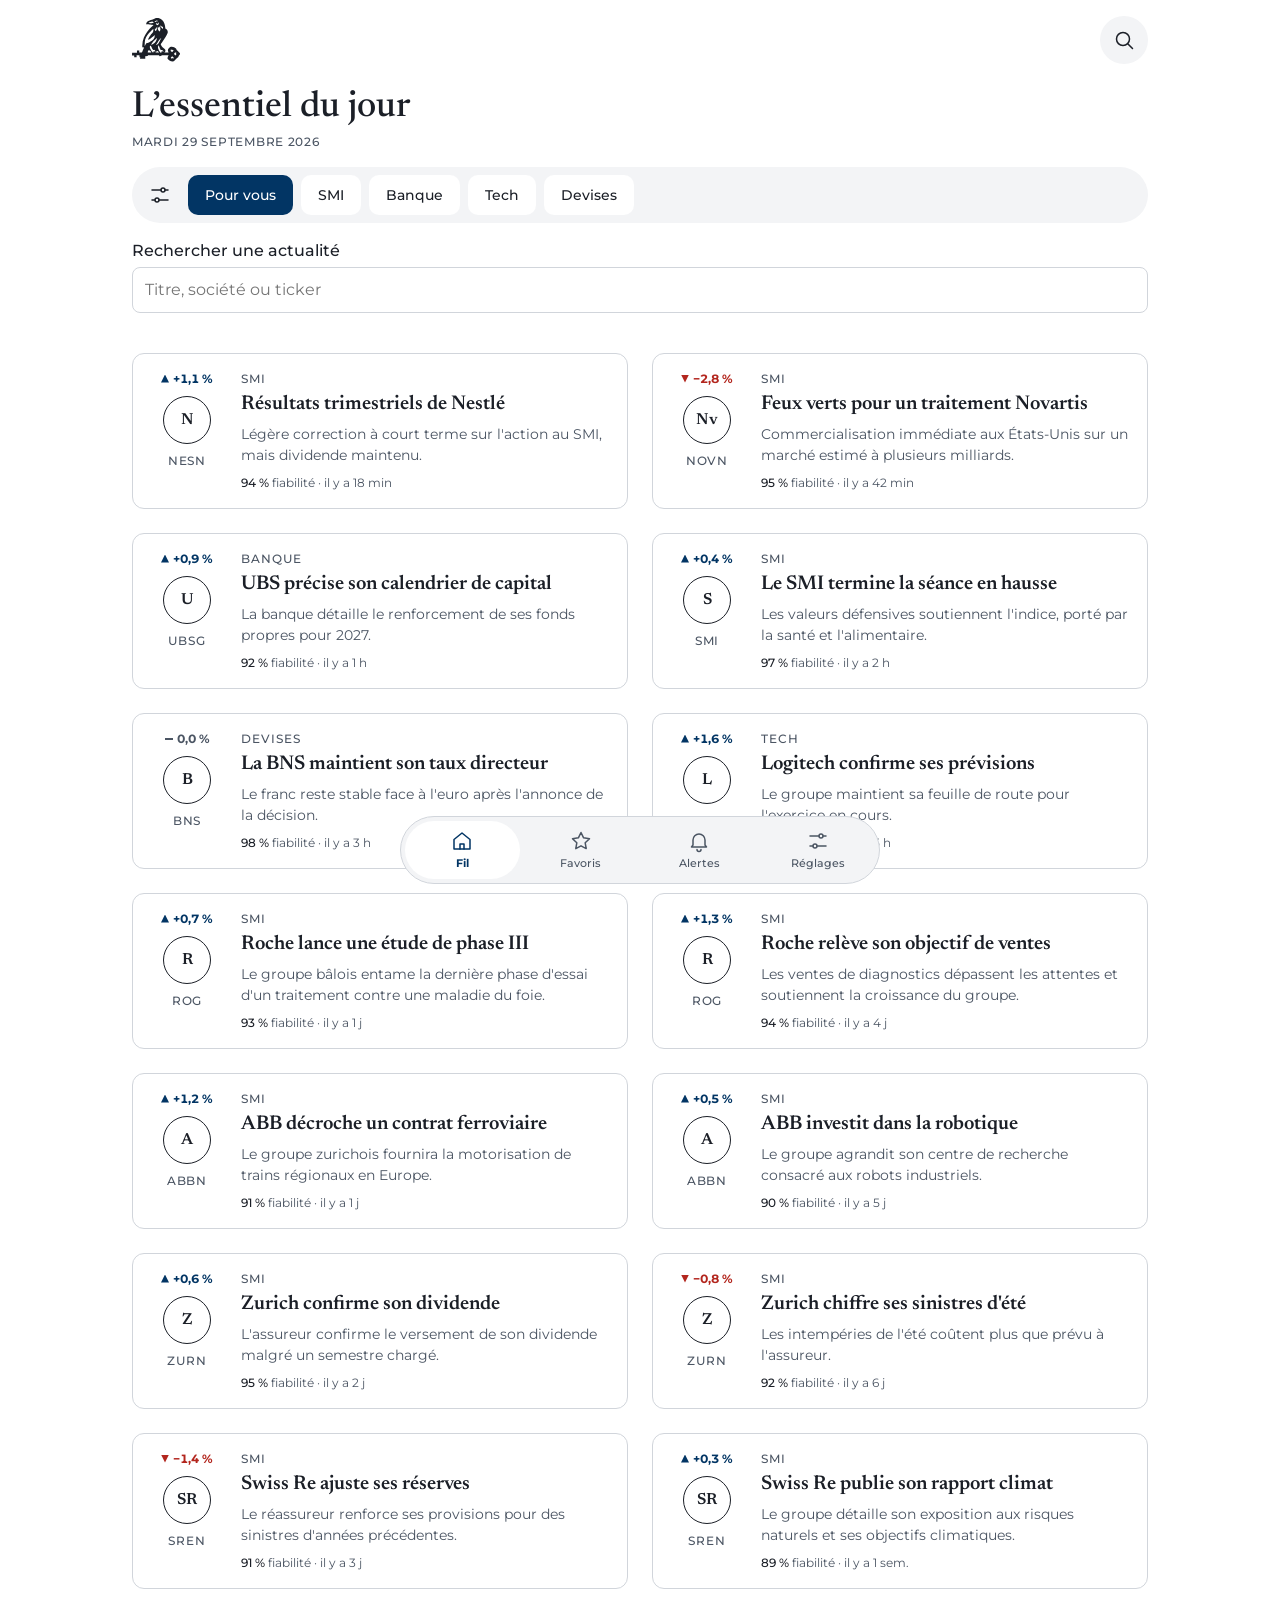
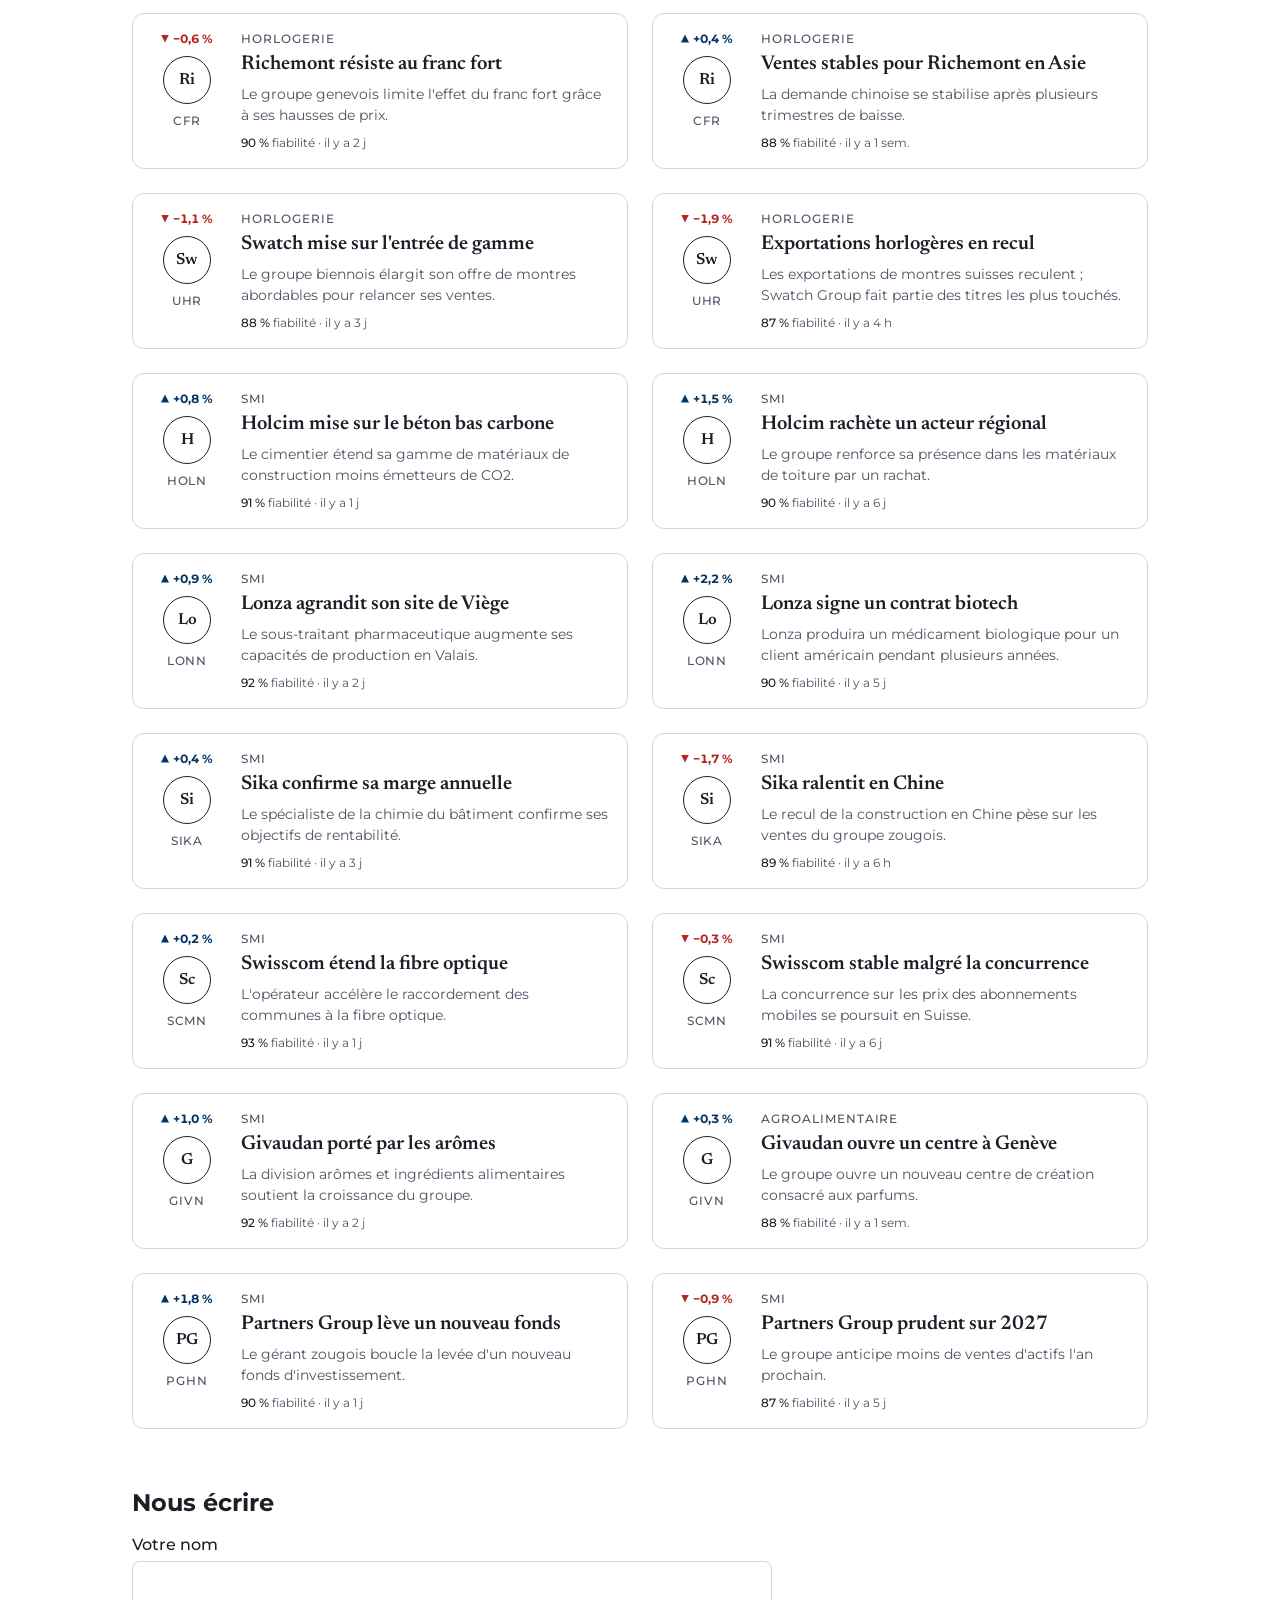
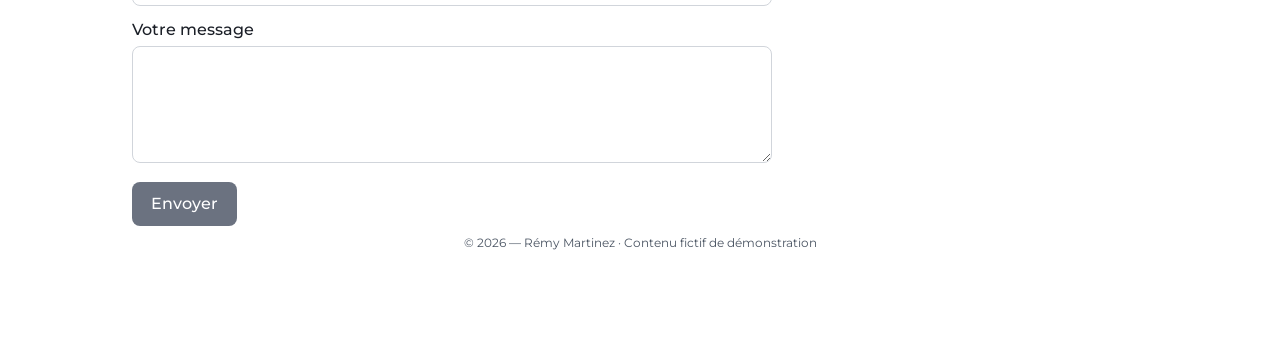
<file: index.html>
<!DOCTYPE html>
<html lang="fr">
<head>
  <meta charset="UTF-8">
  <meta name="viewport" content="width=device-width, initial-scale=1">
  <title>Sentia — Le fil d'actualité financière suisse</title>
  <link rel="stylesheet" href="style.css">
</head>
<body>

  <!-- Contenu centré : tout ce qui est dans .page reste dans la largeur de l'écran -->
  <div class="page">

    <!-- ===== En-tête : logo à gauche, recherche à droite (wireframe 01) ===== -->
    <header class="site-header">
      <a class="logo" href="#" aria-label="Sentia — accueil">
        <svg viewBox="0 0 163.61 147.99" aria-hidden="true" focusable="false" fill="currentColor"><path d="M41.08,100.71l-5.95-.85c-3.12-43.65,35.72-72.85,37.98-74.83,2.27-1.98-21.83-2.27-24.09-3.69-2.27-1.42,2.27-10.77,8.5-12.19C63.76,7.73,82.75.08,82.75.08c30.61-1.98,31.18,36,31.18,36,0,0,7.37,3.68,8.22,11.34.85,7.65-24.09,42.24-24.09,42.24,0,0,1.42,7.65,13.32,16.16,11.91,8.5-19.84,32.6-18.71,21.26,1.13-11.34-6.8-19.84-10.2-11.62-3.4,8.22-17.86,11.34-17.86,11.34,4.25-12.47-4.25-18.43-8.22-17.01-3.97,1.42-2.27,20.13-2.27,20.13l-9.07.85.28,8.5h-17.86c-1.13-3.97,13.61-38.55,13.61-38.55ZM66.38,12.41c-7.94,1.35-11.62,3.33-7.72,4.68,3.9,1.35,14.6-.14,14.6-.14,0,0,1.06-5.88-6.87-4.54ZM78.78,10.78c-4.46,3.33,1.7,3.47,2.41,2.2.71-1.28,7.37-2.06,7.37-2.06-.64-2.41-5.31-3.47-9.78-.14ZM81.33,43.66c2.69-3.05,4.61-6.02,2.62-13.89,0,0-2.06,6.8-3.68,6.73-1.63-.07-2.76,0-2.76,0,0,0,1.13,10.2,3.83,7.16ZM72.5,80.51c-3.21,3.4-7.56,10.96-7.56,10.96,0,0,17.39-2.65,20.6-24,0,0-9.83,9.64-13.04,13.04ZM85.58,19.49c-1.77-1.56-5.17-2.34-4.04.21,1.13,2.55,5.67,6.73,8.01,3.54s2.41-8.65,2.41-8.65c0,0-4.61,6.45-6.38,4.89ZM96.71,37.49c-.28-3.33-.99-8.08-3.83-8.29l-.43,6.09-4.32-6.59-.57,7.65s4.82,9.85,6.17,9.43c1.35-.43,3.26-4.96,2.98-8.29ZM105.57,28.56l-2.69,1.98-5.53-5.46-.21,4.54,8.5,8.15-.07-9.21ZM95.17,114.9c1.32.38,1.13,4.91,3.4,5.86s1.32-5.48,2.46-6.8c1.13-1.32,5.86,1.13,5.86,1.13,1.51-7.37-9.64-6.24-9.64-6.24,0,0-.38-2.27-1.13-3.59-.76-1.32-5.1-12.47-5.1-12.47,0,0-1.7,1.51-2.46,6.05-.76,4.54,5.29,15.69,6.61,16.06ZM91.02,85.61c3.97-6.61,8.69-17.2,8.69-17.2,0,0-7.43,5.76-10.58,11.91-3.78,7.37-7.94,10.96-7.94,10.96,0,0,5.86.94,9.83-5.67ZM60.78,99.41c.19,4.35,7.37,15.69,8.88,16.25,1.51.57-.76,3.59,1.7,3.97,2.46.38,1.51-4.35,2.46-5.86.94-1.51,5.67,1.7,5.67,1.7.76-5.1-3.59-7.18-3.59-7.18,0,0-3.78,4.54-8.31-6.8-4.54-11.34-6.99-6.43-6.8-2.08ZM48.5,85.8s30.05-6.24,29.29-28.16c0,0-17.76,15.87-21.73,16.25-3.97.38,7.94-17.57,10.02-19.46,2.08-1.89,7.94-3.97,6.61-16.63,0,0-29.29,22.3-29.1,44.98l-.38,13.61,5.29-10.58Z"/><path d="M.28,118.69l16.63-.57v-7.28l8.03.19-.45,6.88s99.39.78,100.03,0c.64-.78-.57-2.41-.57-2.41-5.67-8.93,5.17-15.94,5.17-15.94,9.85-3.54,15.94,1.77,19.56,3.83,3.61,2.06,2.48,6.66,5.39,7.09,2.91.43,6.52,7.23,8.22,7.8,1.7.57,2.06,6.73-.71,8.29-2.76,1.56-2.81,6.69-4.13,7.25-1.32.57-4.75,3.3-12.12,11.33-7.37,8.03-22.02-3.12-23.91-6.52-1.89-3.4,3.59-11.53,3.59-11.53H33.45l.47,6.99-8.22-.19-.47-6.99-9.64.09.19,6.99H7.56l-.09-6.52-7.46.19.28-8.98ZM147.33,126.63c2.84.65,2.46.56,3.49-1.34,1.03-1.89-2.28-2.92-1.34-3.11.94-.19,1.6-1.8,1.69-3.31.09-1.51-4.54-1.11-4.54-1.11,0,0-3.76,4.55-3.85,5.12-.09.57,4.55,3.76,4.55,3.76ZM134.05,138.01c1.85,1.11,3.01-2.16,3.16-1.21.15.95,1.74,1.67,3.24,1.82,1.51.15,1.3-4.49,1.3-4.49,0,0-4.4-3.94-4.96-4.06-.56-.11-3.94,4.4-3.94,4.4-.76,2.81-.66,2.43,1.2,3.54ZM132,112.26s4.54,3.78,5.1,3.87c.57.09,3.78-4.54,3.78-4.54.66-2.83.57-2.46-1.32-3.5s-2.93,2.27-3.12,1.32-1.8-1.61-3.31-1.7c-1.51-.09-1.13,4.54-1.13,4.54Z"/></svg>
      </a>

      <button class="btn-recherche" type="button" aria-label="Rechercher une actualité">
        <svg class="icone" viewBox="0 0 24 24" aria-hidden="true" focusable="false">
          <circle cx="11" cy="11" r="6.5"/>
          <path d="M16 16l4.5 4.5"/>
        </svg>
      </button>
    </header>

    <!-- ===== Titre de page ===== -->
    <div class="intro">
      <h1>L’essentiel du jour</h1>
      <p class="date">Mardi 29 septembre 2026</p>
    </div>

    <!-- ===== Filtres par catégorie ===== -->
    <nav aria-label="Filtres du fil">
      <div class="filtres">
        <span class="filtres__icone">
          <svg class="icone" viewBox="0 0 24 24" aria-hidden="true" focusable="false">
            <path d="M4 7h9M17 7h3M4 17h3M11 17h9"/>
            <circle cx="15" cy="7" r="2"/>
            <circle cx="9" cy="17" r="2"/>
          </svg>
        </span>
        <ul class="filtres__liste">
          <li><button class="puce" type="button" aria-pressed="true">Pour vous</button></li>
          <li><button class="puce" type="button" aria-pressed="false">SMI</button></li>
          <li><button class="puce" type="button" aria-pressed="false">Banque</button></li>
          <li><button class="puce" type="button" aria-pressed="false">Tech</button></li>
          <li><button class="puce" type="button" aria-pressed="false">Devises</button></li>
        </ul>
      </div>
    </nav>

    <!-- ===== Fil d'actualités (données fictives de démonstration) ===== -->
    <main>
      <h2 class="visually-hidden">Actualités du jour</h2>

      <div class="recherche">
        <label for="recherche">Rechercher une actualité</label>
        <input id="recherche" type="search" autocomplete="off" placeholder="Titre, société ou ticker">
      </div>

      <p id="etat" role="status"></p>

      <!-- Les cartes viennent de data.json : app.js les fabrique ici -->
      <section class="cartes-grille" id="liste-cartes" aria-label="Fil d'actualités"></section>

      <form id="form-contact" class="contact">
        <h2>Nous écrire</h2>
        <label for="champ-nom">Votre nom</label>
        <input id="champ-nom" type="text" required>
        <label for="champ-message">Votre message</label>
        <textarea id="champ-message" rows="4" required></textarea>
        <button type="submit">Envoyer</button>
        <p id="confirmation" role="status" hidden>Merci, votre message est bien reçu.</p>
      </form>
    </main>

    <!-- ===== Pied de page ===== -->
    <footer class="site-footer">
      <p>© 2026 — Rémy Martinez · Contenu fictif de démonstration</p>
    </footer>

  </div>

  <!-- ===== Navigation principale (barre basse du wireframe) ===== -->
  <nav class="nav-principale" aria-label="Navigation principale">
    <ul>
      <li>
        <a href="#" aria-current="page">
          <svg class="icone" viewBox="0 0 24 24" aria-hidden="true" focusable="false"><path d="M4 10.5L12 4l8 6.5V20H4z"/><path d="M10 20v-5h4v5"/></svg>
          Fil
        </a>
      </li>
      <li>
        <a href="#">
          <svg class="icone" viewBox="0 0 24 24" aria-hidden="true" focusable="false"><path d="M12 3.5l2.6 5.3 5.9.9-4.3 4.1 1 5.8-5.2-2.8-5.2 2.8 1-5.8-4.3-4.1 5.9-.9z"/></svg>
          Favoris
        </a>
      </li>
      <li>
        <a href="#">
          <svg class="icone" viewBox="0 0 24 24" aria-hidden="true" focusable="false"><path d="M6 16v-5a6 6 0 0 1 12 0v5l1.5 2h-15z"/><path d="M10 20.5a2 2 0 0 0 4 0"/></svg>
          Alertes
        </a>
      </li>
      <li>
        <a href="#">
          <svg class="icone" viewBox="0 0 24 24" aria-hidden="true" focusable="false"><path d="M4 7h9M17 7h3M4 17h3M11 17h9"/><circle cx="15" cy="7" r="2"/><circle cx="9" cy="17" r="2"/></svg>
          Réglages
        </a>
      </li>
    </ul>
  </nav>

  <script src="app.js"></script>
</body>
</html>
</file>
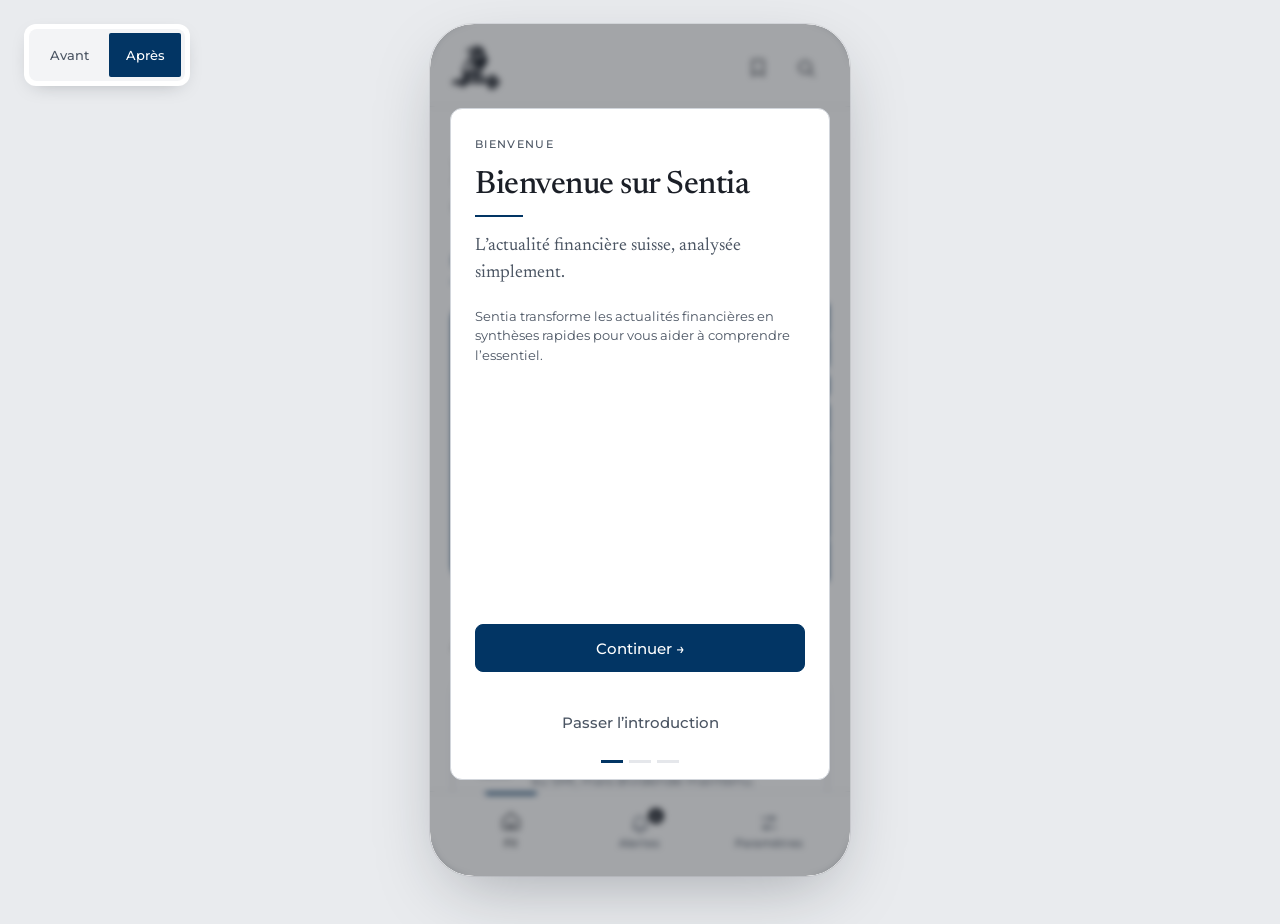
<file: Projet Finance/site-final/index.html>
<!DOCTYPE html>
<html lang="fr">
<head>
  <meta charset="UTF-8">
  <meta name="viewport" content="width=device-width, initial-scale=1">
  <title>Sentia — Fil d'actualité financière suisse</title>
  <link rel="stylesheet" href="style.css">
</head>
<body class="solo">
  <!-- Comparateur Avant / Après (grand écran uniquement) -->
  <aside class="comparateur" aria-label="Comparer les versions">
    <p class="comparateur__titre">Comparer</p>
    <div class="comparateur__choix" role="group" aria-label="Version affichée">
      <button class="comparateur__btn" type="button" data-version="avant" aria-pressed="false">Avant</button>
      <button class="comparateur__btn" type="button" data-version="apres" aria-pressed="true">Après</button>
    </div>
<p class="comparateur__aide">Avant : Piste A d’origine.<br>Après : site final (fond blanc, accent unique).</p>
  </aside>
  <!-- Cadre smartphone : simple décor de présentation (390 × 844) -->
  <div class="phone">
    <div class="app" id="app">

      <header class="masthead" id="masthead"></header>
      <main class="view" id="view" tabindex="-1"></main>
      <nav class="tabbar" id="tabbar" aria-label="Navigation principale"></nav>

      <!-- Calques : onboarding, fiche détail, feuilles modales -->
      <div class="layer" id="layer-onboarding" hidden></div>
      <div class="layer" id="layer-detail" hidden></div>
      <div class="layer" id="layer-sheet" hidden></div>
      <div class="splash" id="splash" hidden></div>
      <div class="toast" id="toast" role="status" aria-live="polite" hidden></div>

    </div>
  </div>
  <script src="app.js"></script>
</body>
</html>
</file>
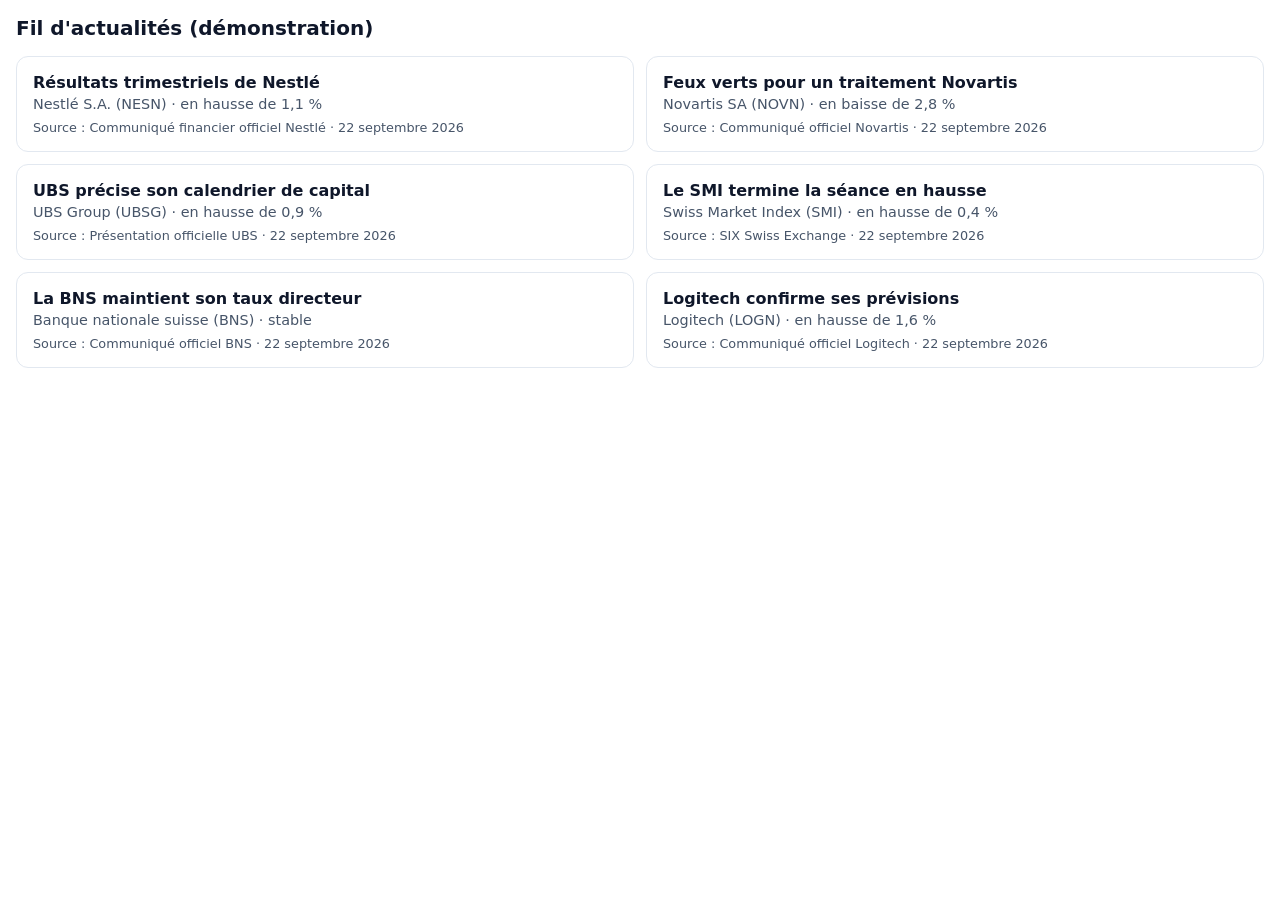
<file: exercices/s11/e3-3/index.html>
<!DOCTYPE html>
<html lang="fr">
<head>
  <meta charset="UTF-8">
  <meta name="viewport" content="width=device-width, initial-scale=1">
  <title>e3-3 — Rendu dynamique avec fetch()</title>
  <style>
    body { font-family: system-ui, sans-serif; margin: 0; padding: 16px; background: #fff; color: #0f172a; }
    h1 { font-size: 1.25rem; margin: 0 0 16px; }
    .cartes-grille { display: grid; gap: 12px; }
    .carte { border: 1px solid #e2e8f0; border-radius: 12px; padding: 16px; }
    .carte h3 { margin: 0 0 4px; font-size: 1rem; }
    .commune { margin: 0; color: #475569; font-size: .9rem; }
    .source { margin: 8px 0 0; color: #475569; font-size: .8rem; }
    .etat-chargement, .etat-vide, .etat-erreur { padding: 16px; border-radius: 12px; }
    .etat-chargement { background: #f1f5f9; }
    .etat-vide { background: #fef3c7; }
    .etat-erreur { background: #fee2e2; color: #7f1d1d; }
    @media (min-width: 768px) { .cartes-grille { grid-template-columns: 1fr 1fr; } }
  </style>
</head>
<body>
  <h1>Fil d'actualités (démonstration)</h1>

  <section id="liste-cartes" class="cartes-grille" aria-live="polite">
    <!-- Les cartes seront injectées ici par js/app.js -->
  </section>

  <script src="js/app.js"></script>
</body>
</html>
</file>
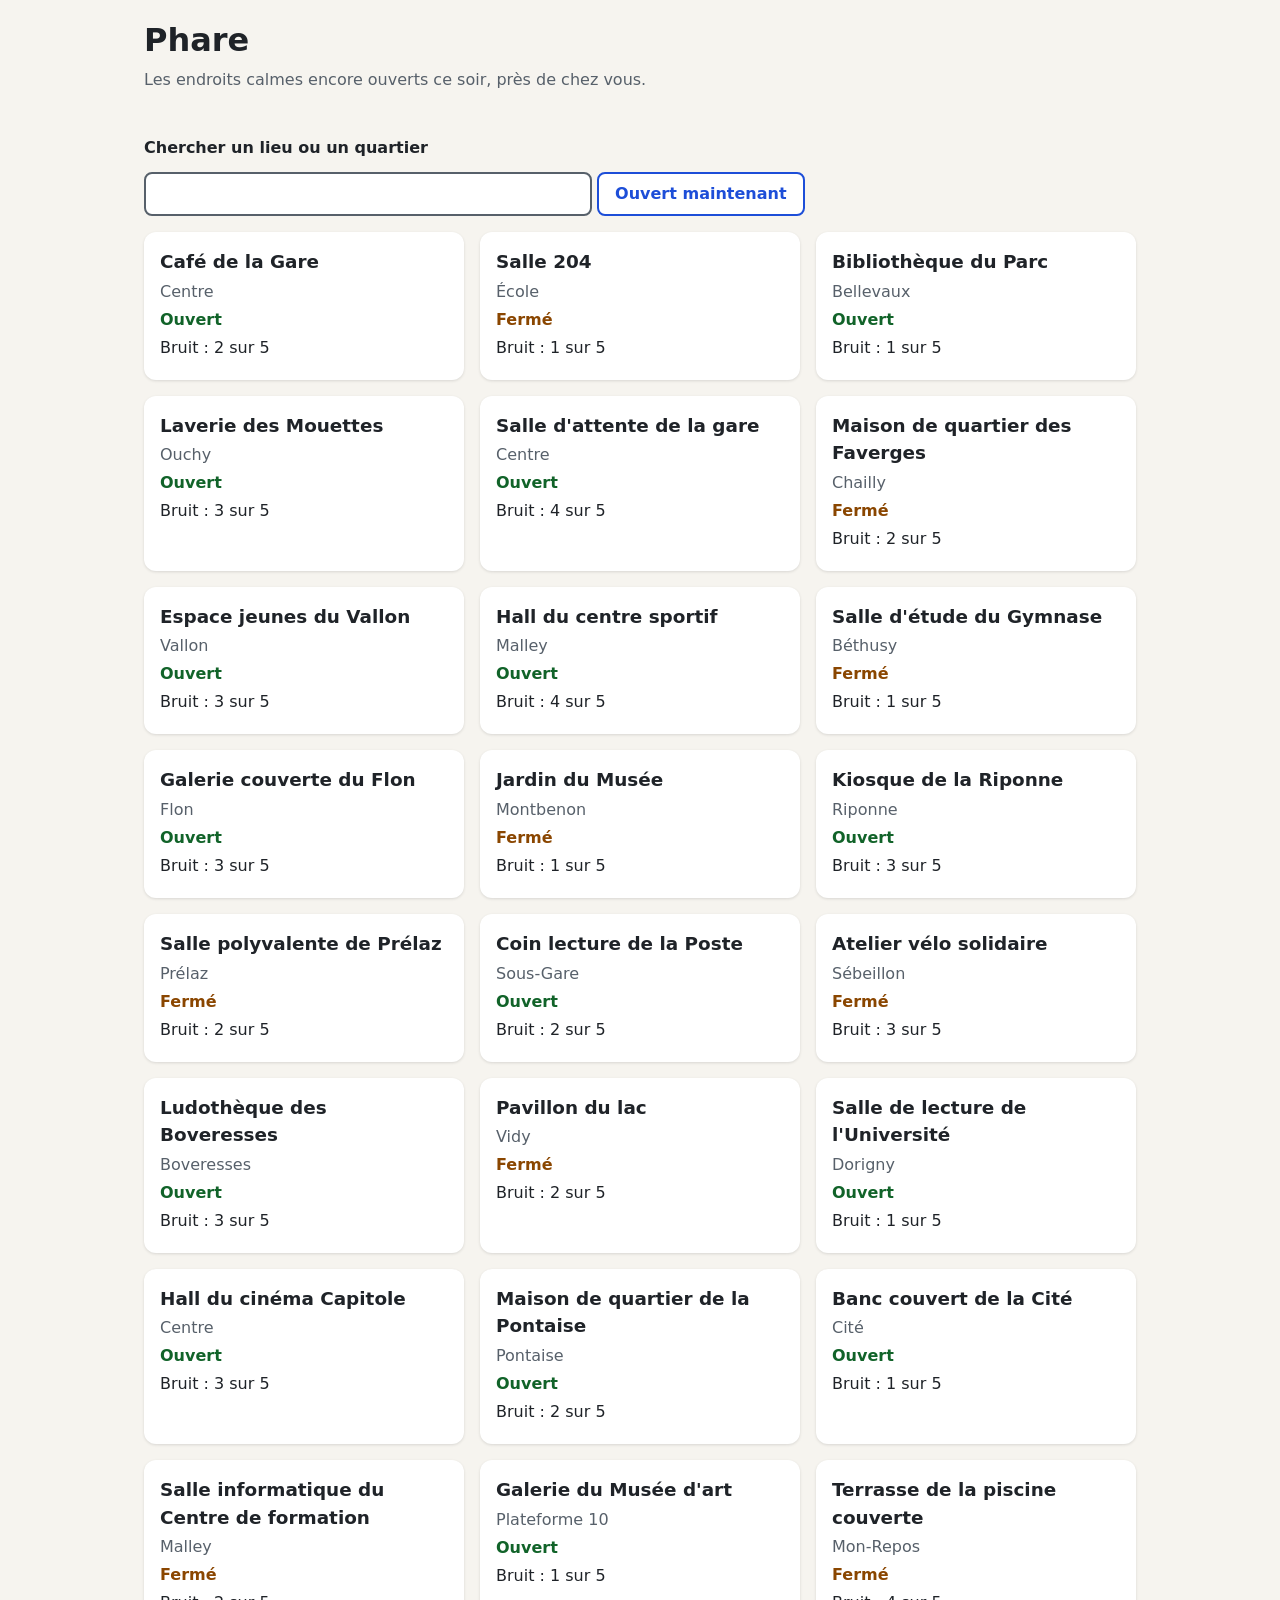
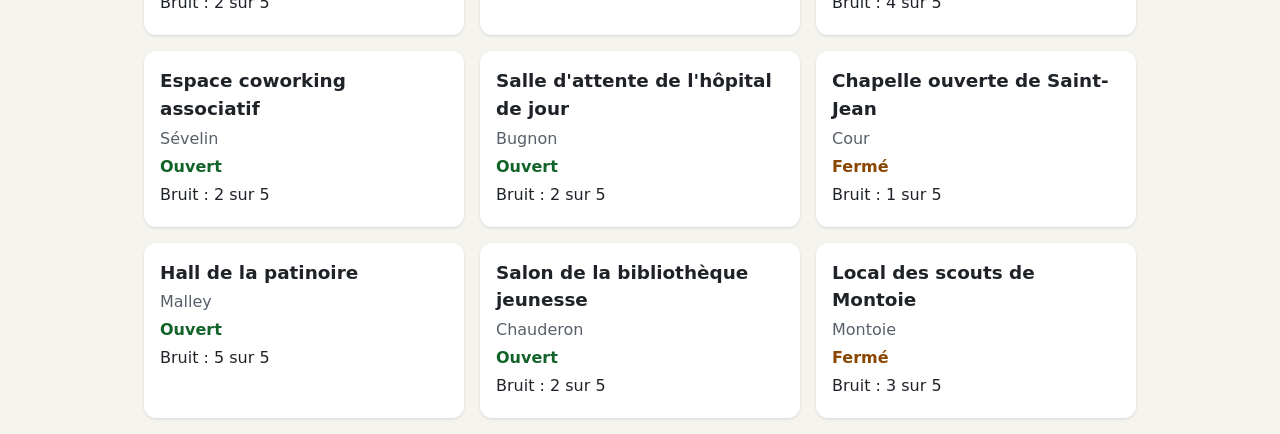
<file: exercices/s13/1-le-mouvement-utile/index.html>
<!DOCTYPE html>
<html lang="fr" xmlns:mso="urn:schemas-microsoft-com:office:office" xmlns:msdt="uuid:C2F41010-65B3-11d1-A29F-00AA00C14882">
<head>
  <meta charset="UTF-8">
  <meta name="viewport" content="width=device-width, initial-scale=1">
  <title>Phare : les endroits calmes encore ouverts</title>
  <link rel="icon" href="data:,">
  <link rel="stylesheet" href="style.css">

<!--[if gte mso 9]><xml>
<mso:CustomDocumentProperties>
<mso:_ApprovalStatus msdt:dt="string">0</mso:_ApprovalStatus>
<mso:_ApprovalAssignedTo msdt:dt="string"></mso:_ApprovalAssignedTo>
<mso:_ApprovalRespondedBy msdt:dt="string"></mso:_ApprovalRespondedBy>
</mso:CustomDocumentProperties>
</xml><![endif]-->
</head>
<body>
  <header>
    <h1>Phare</h1>
    <p>Les endroits calmes encore ouverts ce soir, près de chez vous.</p>
  </header>

  <main>
    <label for="recherche">Chercher un lieu ou un quartier</label>
    <input type="search" id="recherche">
    <button type="button" id="filtre-ouvert" aria-pressed="false">Ouvert maintenant</button>
    <p id="aucun-resultat" hidden>Aucun lieu ne correspond à votre recherche.</p>

    <section id="liste-cartes" aria-label="Lieux"></section>
  </main>

  <script src="lieux.js"></script>
  <script src="app.js"></script>
</body>
</html>
</file>
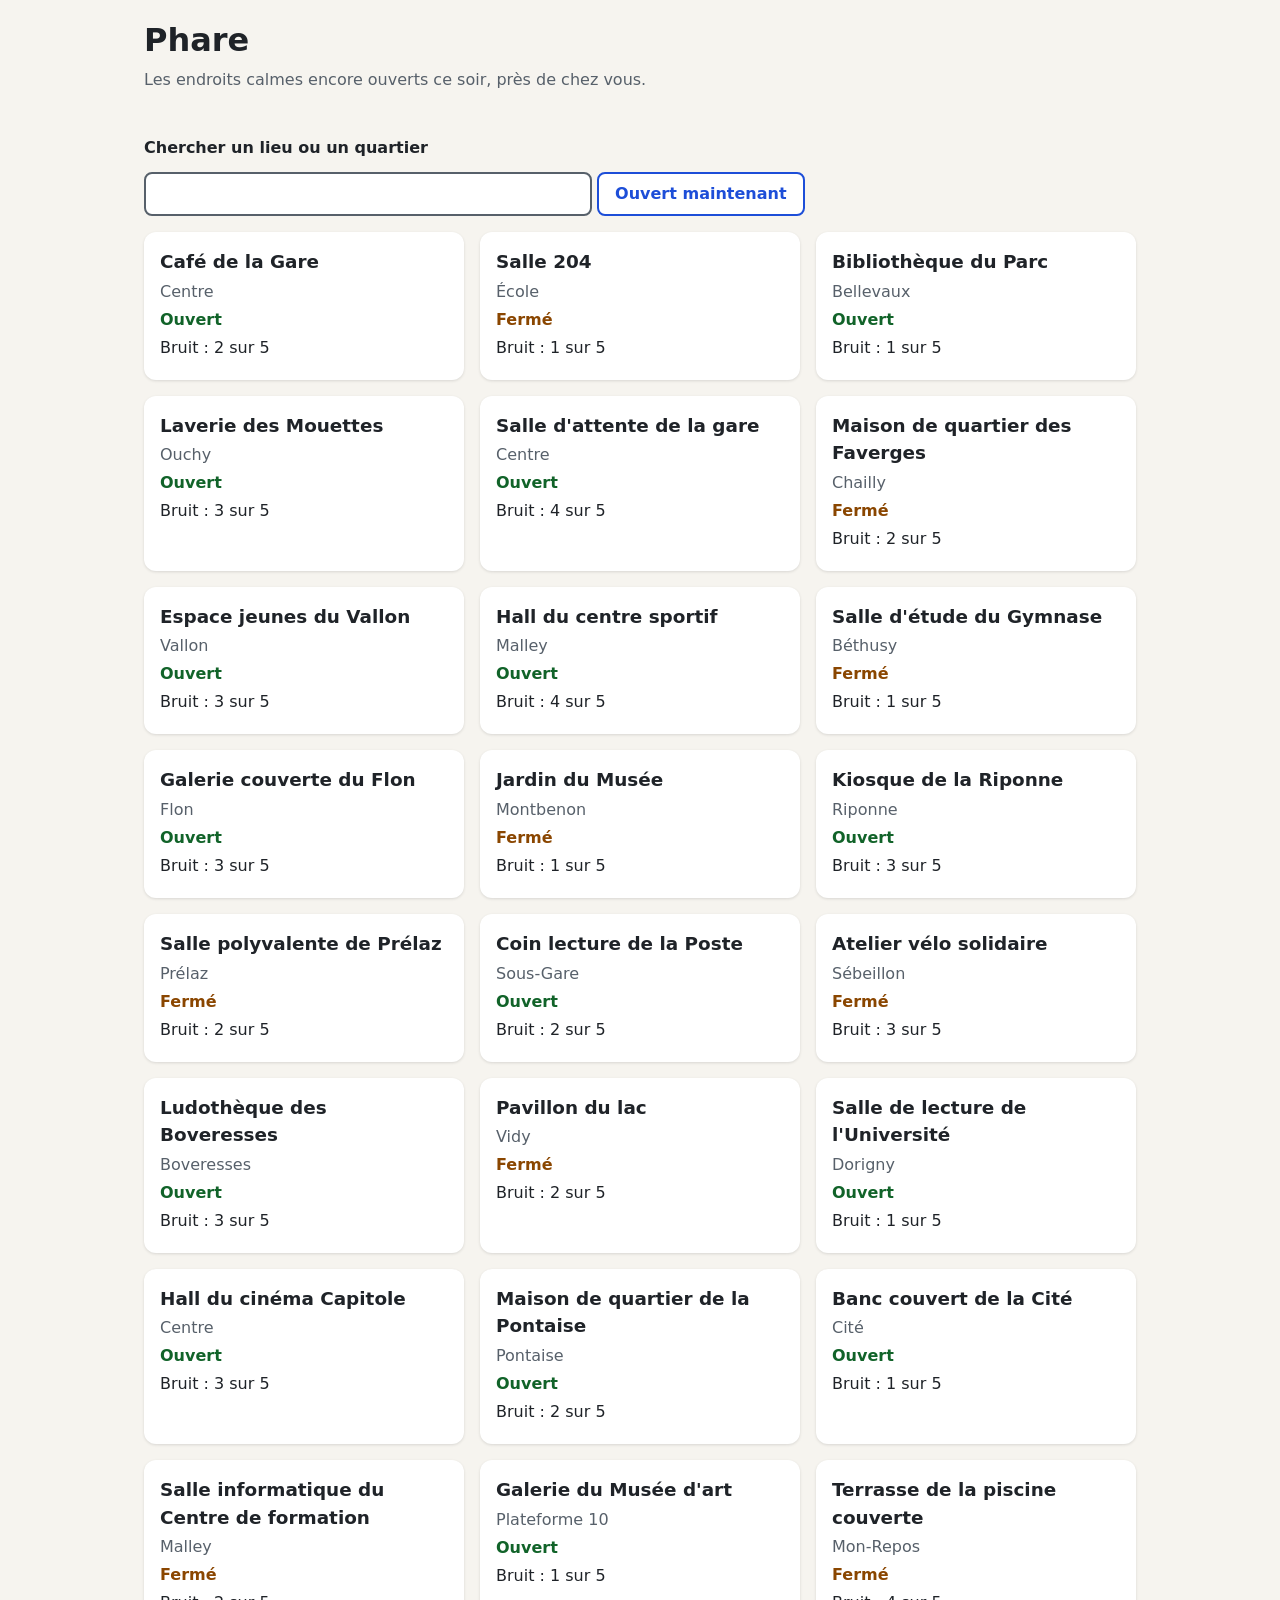
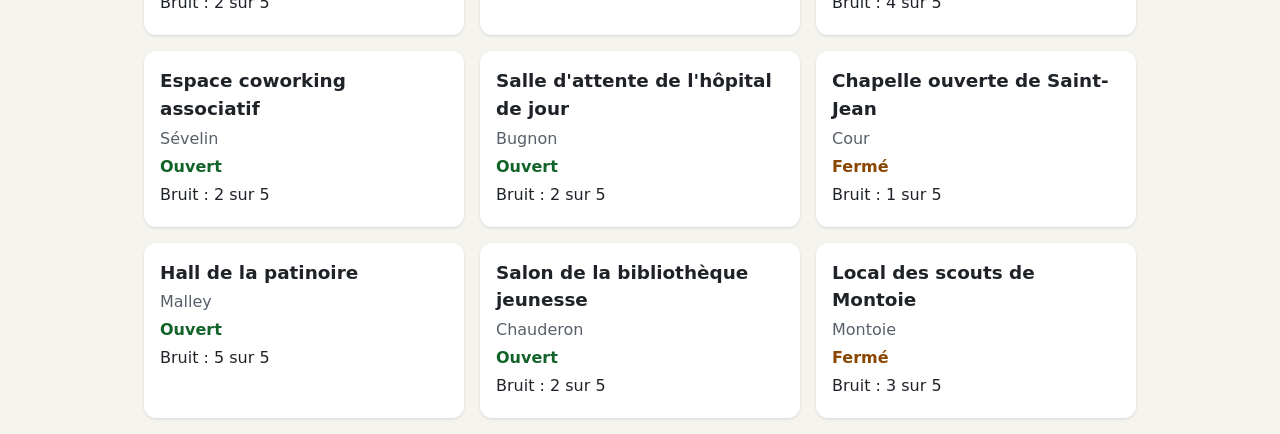
<file: exercices/s13/3-les-suggestions-au-clavier/index.html>
<!DOCTYPE html>
<html lang="fr" xmlns:mso="urn:schemas-microsoft-com:office:office" xmlns:msdt="uuid:C2F41010-65B3-11d1-A29F-00AA00C14882">
<head>
  <meta charset="UTF-8">
  <meta name="viewport" content="width=device-width, initial-scale=1">
  <title>Phare : les endroits calmes encore ouverts</title>
  <link rel="icon" href="data:,">
  <link rel="stylesheet" href="style.css">

<!--[if gte mso 9]><xml>
<mso:CustomDocumentProperties>
<mso:_ApprovalStatus msdt:dt="string">0</mso:_ApprovalStatus>
<mso:_ApprovalAssignedTo msdt:dt="string"></mso:_ApprovalAssignedTo>
<mso:_ApprovalRespondedBy msdt:dt="string"></mso:_ApprovalRespondedBy>
</mso:CustomDocumentProperties>
</xml><![endif]-->
</head>
<body>
  <header>
    <h1>Phare</h1>
    <p>Les endroits calmes encore ouverts ce soir, près de chez vous.</p>
  </header>

  <main>
    <label for="recherche">Chercher un lieu ou un quartier</label>
    <input type="search" id="recherche" role="combobox" aria-expanded="false" aria-controls="suggestions" aria-autocomplete="list" autocomplete="off">
    <ul id="suggestions" role="listbox" aria-label="Suggestions" hidden></ul>
    <button type="button" id="filtre-ouvert" aria-pressed="false">Ouvert maintenant</button>
    <p id="aucun-resultat" hidden>Aucun lieu ne correspond à votre recherche.</p>

    <section id="liste-cartes" aria-label="Lieux"></section>
  </main>

  <script src="lieux.js"></script>
  <script src="app.js"></script>
</body>
</html>
</file>
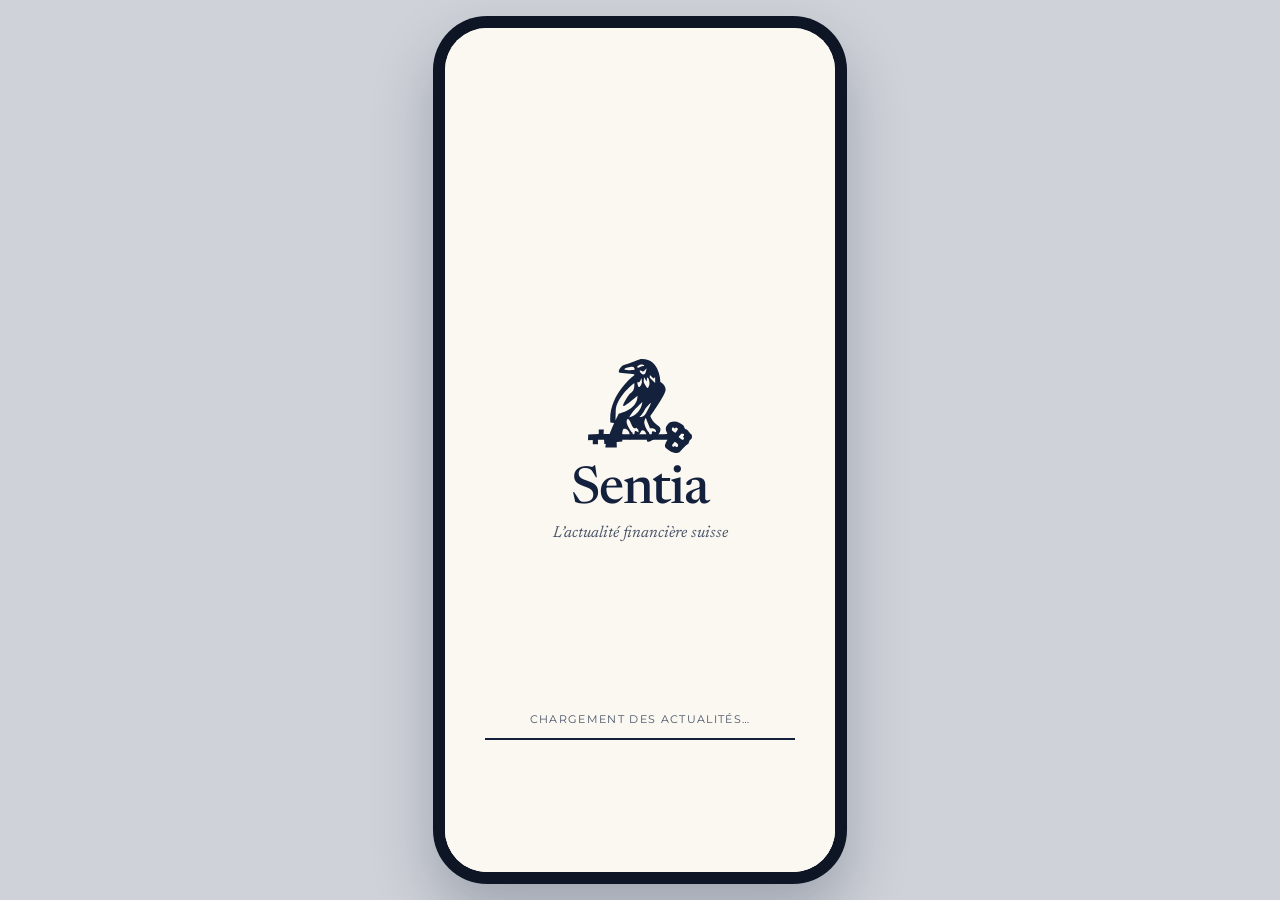
<file: Projet Finance/Réalisations/piste-a-editoriale/index.html>
<!DOCTYPE html>
<html lang="fr">
<head>
  <meta charset="UTF-8">
  <meta name="viewport" content="width=device-width, initial-scale=1">
  <title>Sentia — Piste A · Éditoriale &amp; Sobre</title>
  <link rel="stylesheet" href="style.css">
</head>
<body>
  <!-- Cadre smartphone : simple décor de présentation (390 × 844) -->
  <div class="phone">
    <div class="app" id="app">

      <header class="masthead" id="masthead"></header>
      <main class="view" id="view" tabindex="-1"></main>
      <nav class="tabbar" id="tabbar" aria-label="Navigation principale"></nav>

      <!-- Calques : onboarding, fiche détail, feuilles modales -->
      <div class="layer" id="layer-onboarding" hidden></div>
      <div class="layer" id="layer-detail" hidden></div>
      <div class="layer" id="layer-sheet" hidden></div>
      <div class="splash" id="splash" hidden></div>

    </div>
  </div>
  <script src="app.js"></script>
</body>
</html>
</file>
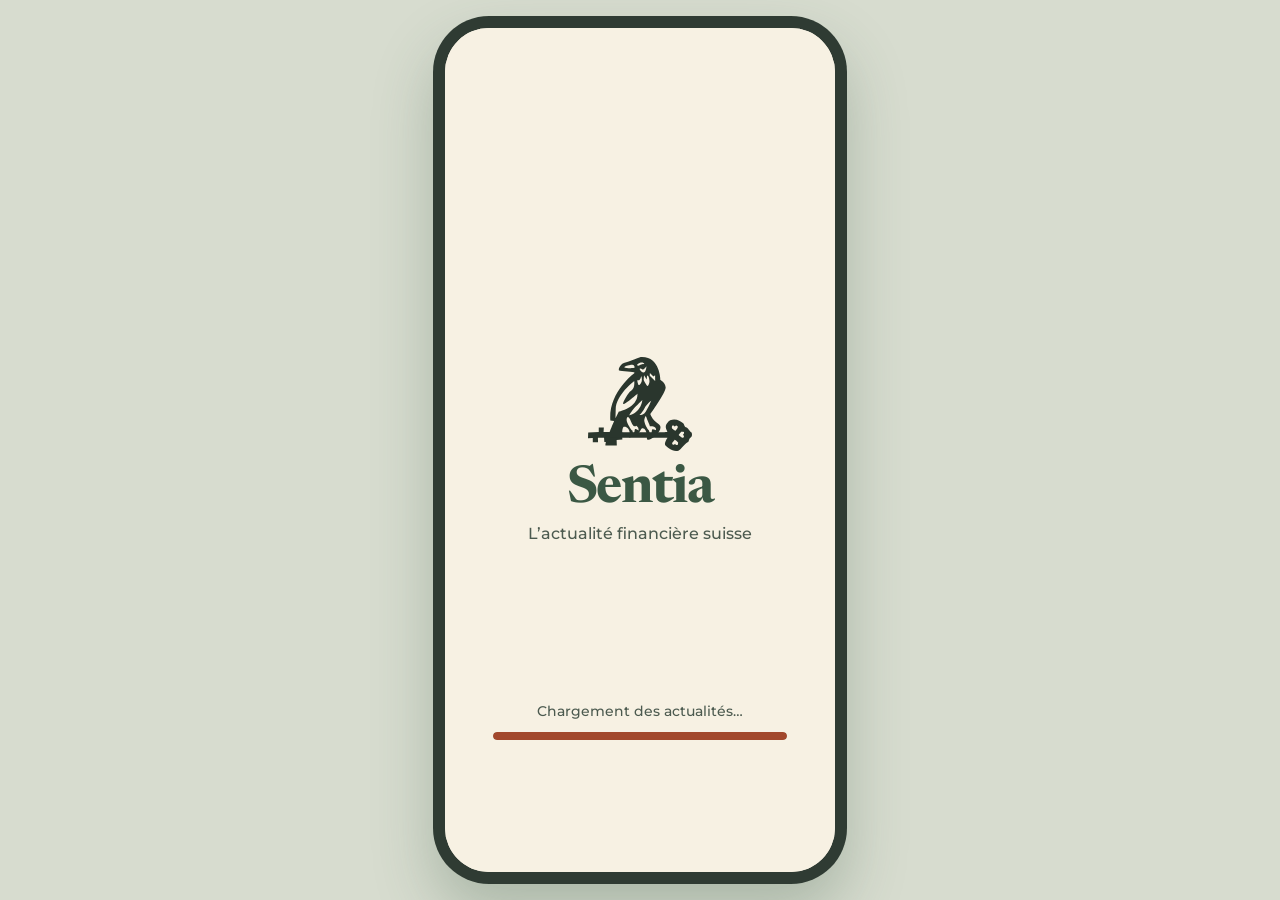
<file: Projet Finance/Réalisations/piste-b-chaleureuse/index.html>
<!DOCTYPE html>
<html lang="fr">
<head>
  <meta charset="UTF-8">
  <meta name="viewport" content="width=device-width, initial-scale=1">
  <title>Sentia — Piste B · Chaleureuse &amp; Terroir</title>
  <link rel="stylesheet" href="style.css">
</head>
<body>
  <!-- Cadre smartphone : simple décor de présentation (390 × 844) -->
  <div class="phone">
    <div class="app" id="app">

      <header class="masthead" id="masthead"></header>
      <main class="view" id="view" tabindex="-1"></main>
      <nav class="tabbar" id="tabbar" aria-label="Navigation principale"></nav>

      <!-- Calques : onboarding, fiche détail, feuilles modales -->
      <div class="layer" id="layer-onboarding" hidden></div>
      <div class="layer" id="layer-detail" hidden></div>
      <div class="layer" id="layer-sheet" hidden></div>
      <div class="splash" id="splash" hidden></div>

    </div>
  </div>
  <script src="app.js"></script>
</body>
</html>
</file>
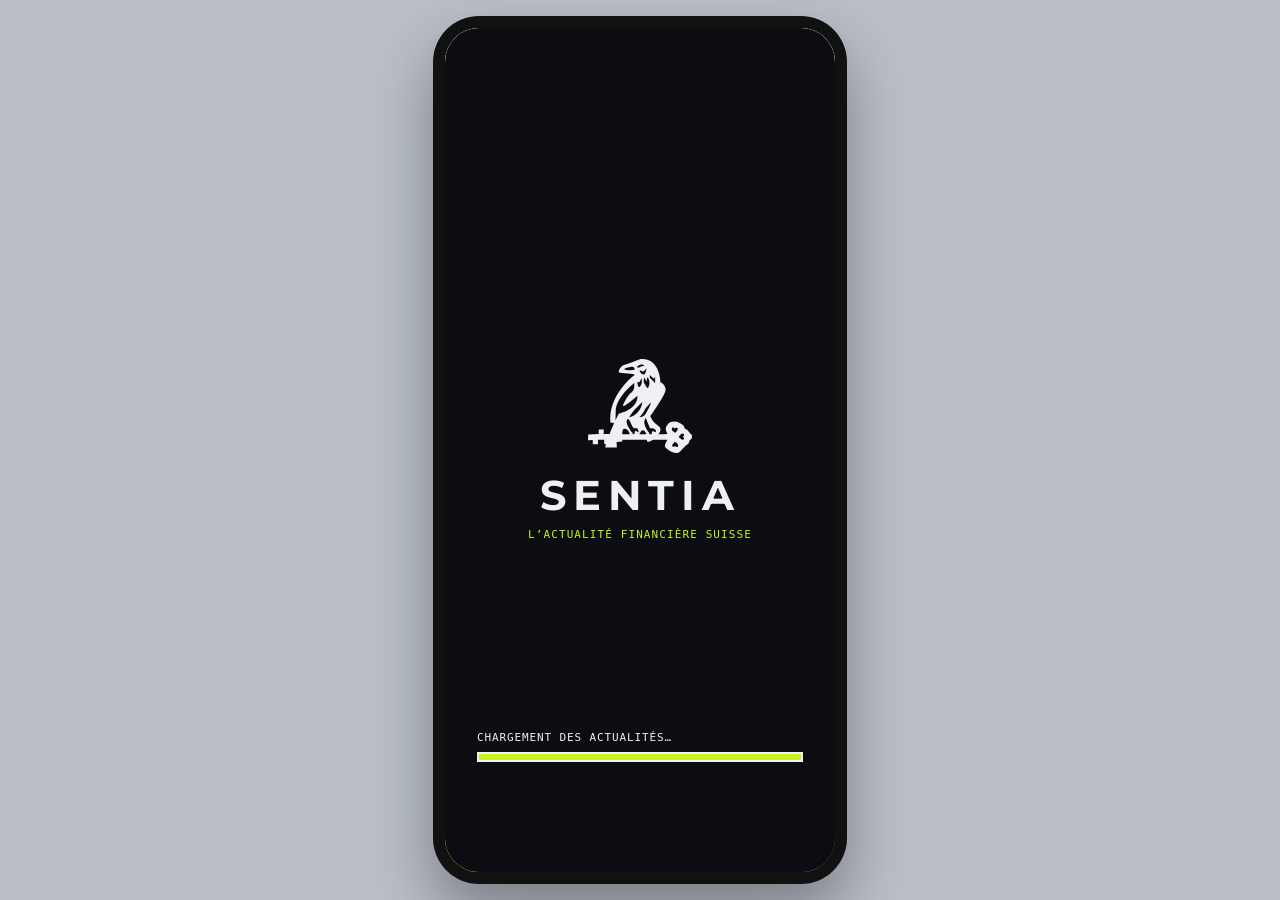
<file: Projet Finance/Réalisations/piste-c-moderne/index.html>
<!DOCTYPE html>
<html lang="fr">
<head>
  <meta charset="UTF-8">
  <meta name="viewport" content="width=device-width, initial-scale=1">
  <title>Sentia — Piste C · Moderne &amp; Pragmatique</title>
  <link rel="stylesheet" href="style.css">
</head>
<body>
  <!-- Cadre smartphone : simple décor de présentation (390 × 844) -->
  <div class="phone">
    <div class="app" id="app">

      <header class="masthead" id="masthead"></header>
      <main class="view" id="view" tabindex="-1"></main>
      <nav class="tabbar" id="tabbar" aria-label="Navigation principale"></nav>

      <!-- Calques : onboarding, fiche détail, feuilles modales -->
      <div class="layer" id="layer-onboarding" hidden></div>
      <div class="layer" id="layer-detail" hidden></div>
      <div class="layer" id="layer-sheet" hidden></div>
      <div class="splash" id="splash" hidden></div>

    </div>
  </div>
  <script src="app.js"></script>
</body>
</html>
</file>
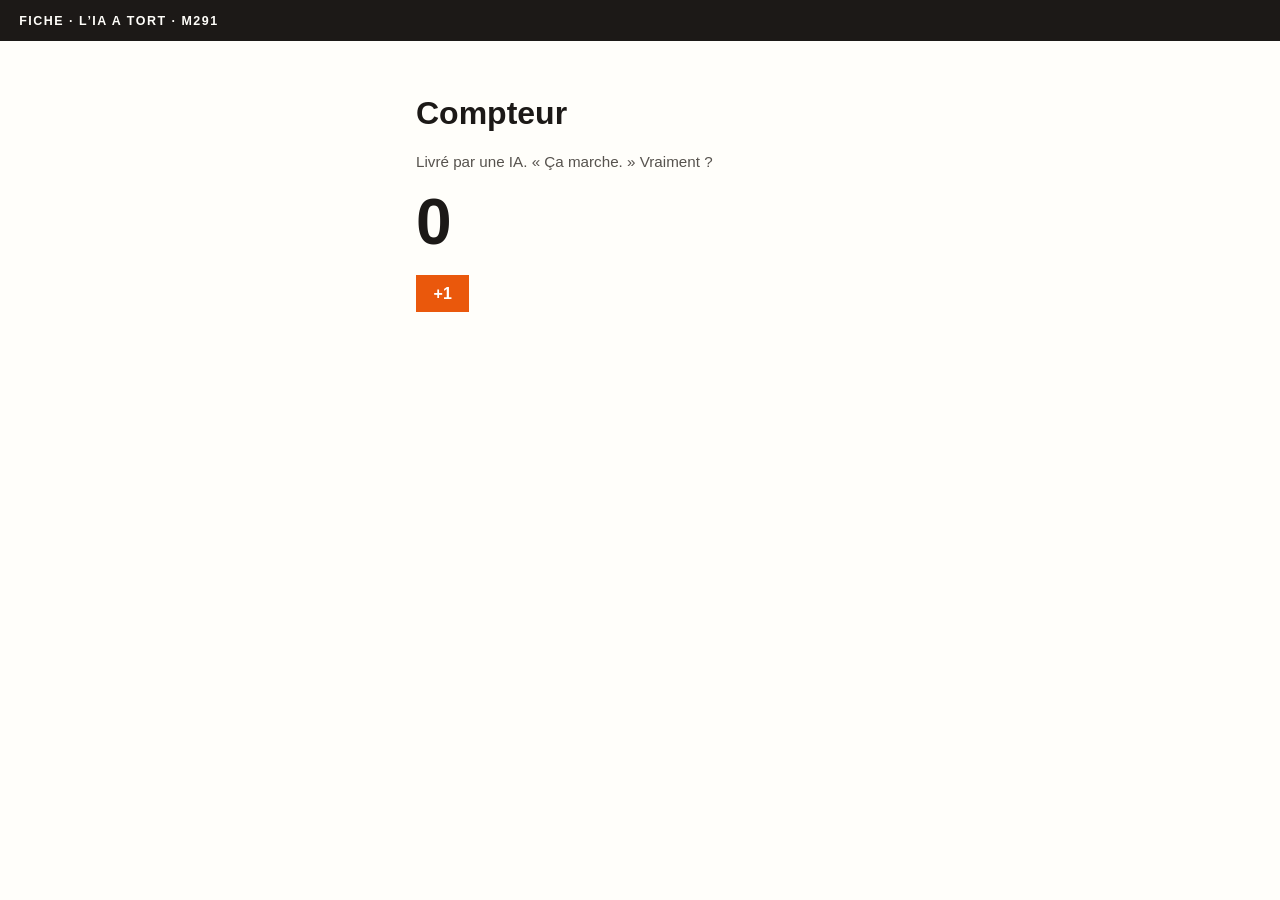
<file: compteur.html>
<!DOCTYPE html>
<html lang="fr">
<head>
  <meta charset="utf-8">
  <meta name="viewport" content="width=device-width, initial-scale=1">
  <title>Compteur — e1-7 (version livrée par l’IA)</title>
  <style>
    body { font-family: Arial, Helvetica, sans-serif; background:#fffefa; color:#1c1917; margin:0; }
    header { background:#1c1917; color:#fffefa; padding:.85rem 1.2rem; letter-spacing:.12em; text-transform:uppercase; font-size:.78rem; font-weight:700; }
    main { max-width: 28rem; margin:0 auto; padding:2rem 1.1rem; }
    .count { font-size: 4rem; font-weight:700; margin:.4rem 0 1rem; }
    button { background:#ea580c; color:#fff; border:0; padding:.6rem 1.1rem; font-size:1rem; font-weight:700; cursor:pointer; }
    .note { color:#57534e; font-size:.95rem; }
  </style>
</head>
<body>
  <header>Fiche <e1-7 class="1"></e1-7> · L’IA a tort · M291</header>
  <main>
    <h1>Compteur</h1>
    <p class="note">Livré par une IA. « Ça marche. » Vraiment ?</p>
    <p class="count" id="affiche">0</p>
    <button type="button" id="plus">+1</button>
  </main>
  <script>
    // Boîte « n » : le vrai compteur, en mémoire.
    let n = 0;

    const bouton = document.getElementById("plus");

    bouton.addEventListener("click", function () {
      n = n + 1;
      console.log("n vaut maintenant", n);
      document.getElementById("affiche").textContent = n;
    });
  </script>
</body>
</html>
</file>
<file: style.css>
/* ==========================================================================
   SENTIA — e3-1 · Écran d'accueil (fil d'actualité)
   Direction : éditoriale, sobre, fond clair, palette neutre + UNE couleur
   d'accent (Piste A retenue + arrondis plus doux de la piste hybride).
   Approche : mobile first (360–767 px), enrichie à partir de 768 px.

   Sommaire
     1. Variables (design tokens)    5. Filtres
     2. Polices                      6. Cartes d'actualité (CSS Grid)
     3. Base & utilitaires           7. Navigation basse
     4. En-tête                      8. Pied de page
                                     9. Bureau (min-width: 768px)
   ========================================================================== */

/* 1. VARIABLES ------------------------------------------------------------
   Palette 60-30-10 :
     60 % fond blanc · 30 % gris neutres · 10 % accent bleu nuit
     (+ rouge réservé aux baisses). Rapports de contraste calculés (WCAG) :
       texte #1b1f27 / blanc ........ 16,6:1     accent #023564 / blanc .. 12,4:1
       muted #4b5563 / blanc ........  7,6:1     rouge  #b3261e / blanc ..  6,5:1
   ------------------------------------------------------------------------ */
:root {
  /* Couleurs */
  --color-bg: #ffffff;
  --color-surface: #ffffff;
  --color-surface-alt: #f3f4f6;      /* gris très clair : barres, pastilles */
  --color-border: #d1d5db;           /* séparateurs et bordures de carte */
  --color-text: #1b1f27;             /* anthracite */
  --color-text-muted: #4b5563;
  --color-primary: #023564;          /* l'unique couleur d'accent */
  --color-primary-hover: #012648;
  --color-on-primary: #ffffff;
  --color-down: #b3261e;             /* baisses et alertes */

  /* Typographie */
  --font-signature: "Newsreader", "Iowan Old Style", Georgia, serif;   /* typo signature Sentia : titres, chiffres clés, marque */
  --font-serif: var(--font-signature);
  --font-sans: "Montserrat", system-ui, -apple-system, "Segoe UI", sans-serif;

  --text-xs: 0.75rem;     /* 12 px */
  --text-sm: 0.875rem;    /* 14 px */
  --text-md: 1rem;        /* 16 px */
  --text-lg: 1.25rem;     /* 20 px — titres de cartes */
  --text-xl: 1.75rem;     /* 28 px — titre de page */

  /* Espacements (échelle de 8 px) */
  --space-1: 4px;
  --space-2: 8px;
  --space-3: 16px;
  --space-4: 24px;
  --space-5: 32px;

  /* Formes : arrondis modérés */
  --radius-card: 12px;
  --radius-control: 10px;
  --radius-pill: 999px;

  --container-max: 1080px;
  --nav-height: 72px;
}

/* 2. POLICES --------------------------------------------------------------
   Fichiers déjà présents dans le projet (Piste A). Si le chargement échoue,
   les polices de secours ci-dessus prennent le relais.
   ------------------------------------------------------------------------ */
@font-face {
  font-family: "Montserrat";
  src: url("Projet%20Finance/R%C3%A9alisations/piste-a-editoriale/fonts/Montserrat-Regular.ttf") format("truetype");
  font-weight: 300 400;
  font-display: swap;
}
@font-face {
  font-family: "Montserrat";
  src: url("Projet%20Finance/R%C3%A9alisations/piste-a-editoriale/fonts/Montserrat-Medium.ttf") format("truetype");
  font-weight: 500 600;
  font-display: swap;
}
@font-face {
  font-family: "Montserrat";
  src: url("Projet%20Finance/R%C3%A9alisations/piste-a-editoriale/fonts/Montserrat-Bold.ttf") format("truetype");
  font-weight: 700 900;
  font-display: swap;
}
@font-face {
  font-family: "Newsreader";
  src: url("Projet%20Finance/R%C3%A9alisations/piste-a-editoriale/fonts/Newsreader-Variable.ttf") format("truetype");
  font-weight: 200 800;
  font-display: swap;
}

/* 3. BASE & UTILITAIRES -------------------------------------------------- */
*,
*::before,
*::after {
  box-sizing: border-box;
}

body {
  margin: 0;
  background-color: var(--color-bg);
  color: var(--color-text);
  font-family: var(--font-sans);
  font-size: var(--text-md);
  line-height: 1.5;
  -webkit-font-smoothing: antialiased;
}

h1, h2, h3, p, ul {
  margin: 0;
}

ul {
  padding: 0;
  list-style: none;
}

a {
  color: inherit;
  text-decoration: none;
}

button {
  font: inherit;
  color: inherit;
  cursor: pointer;
}

/* Focus clairement visible pour toute la page (accessibilité clavier) */
:focus-visible {
  outline: 3px solid var(--color-primary);
  outline-offset: 2px;
}

/* Texte lisible par les lecteurs d'écran uniquement */
.visually-hidden {
  position: absolute;
  width: 1px;
  height: 1px;
  margin: -1px;
  padding: 0;
  overflow: hidden;
  clip: rect(0 0 0 0);
  white-space: nowrap;
  border: 0;
}

/* Page : colonne centrée, jamais plus large que l'écran */
.page {
  width: 100%;
  max-width: var(--container-max);
  margin-inline: auto;
  padding-inline: var(--space-3);
}

/* 4. EN-TÊTE ------------------------------------------------------------- */
.site-header {
  display: grid;
  grid-template-columns: 1fr auto;     /* logo à gauche, recherche à droite */
  align-items: center;
  padding-block: var(--space-3);
}

.logo {
  display: block;
  width: 48px;
  color: var(--color-text);
}

.logo svg {
  display: block;
  width: 100%;
  height: auto;
}

.btn-recherche {
  display: grid;
  place-items: center;
  width: 48px;                         /* cible tactile confortable */
  height: 48px;
  border: 0;
  border-radius: var(--radius-pill);
  background: var(--color-surface-alt);
}

.btn-recherche:hover {
  background: var(--color-border);
}

.icone {
  width: 24px;
  height: 24px;
  fill: none;
  stroke: currentColor;
  stroke-width: 1.5;
  stroke-linecap: round;
  stroke-linejoin: round;
}

/* Titre de page : serif éditorial + date en dessous */
.intro {
  padding-block: var(--space-2) var(--space-3);
}

.intro h1 {
  font-family: var(--font-serif);
  font-size: var(--text-xl);
  font-weight: 500;
  line-height: 1.15;
}

.intro .date {
  margin-top: var(--space-1);
  font-size: var(--text-xs);
  font-weight: 500;
  letter-spacing: 0.06em;
  text-transform: uppercase;
  color: var(--color-text-muted);
}

/* 5. FILTRES -------------------------------------------------------------
   La barre défile horizontalement DANS son bloc (la page, elle, ne défile
   jamais en largeur).
   ------------------------------------------------------------------------ */
.filtres {
  display: flex;
  align-items: center;
  gap: var(--space-2);
  padding: var(--space-2);
  background: var(--color-surface-alt);
  border-radius: var(--radius-pill);
  overflow-x: auto;
  scrollbar-width: none;
}

.filtres::-webkit-scrollbar {
  display: none;
}

.filtres__icone {
  flex: none;
  display: grid;
  place-items: center;
  width: 40px;
  height: 40px;
  color: var(--color-text);
}

.filtres__liste {
  display: flex;
  gap: var(--space-2);
}

.puce {
  flex: none;
  white-space: nowrap;                 /* « Pour vous » reste sur une ligne */
  min-height: 40px;
  padding-inline: var(--space-3);
  border: 1px solid transparent;
  border-radius: var(--radius-control);
  background: var(--color-surface);
  font-size: var(--text-sm);
  font-weight: 500;
}

.puce:hover {
  border-color: var(--color-border);
}

.puce[aria-pressed="true"] {
  background: var(--color-primary);
  color: var(--color-on-primary);
}

/* 6. CARTES D'ACTUALITÉ --------------------------------------------------
   Deux niveaux de Grid :
     - .cartes-grille : la liste (1 colonne sur mobile, 2 dès 768 px)
     - .carte         : l'intérieur d'une carte (variation + ticker | texte)
   ------------------------------------------------------------------------ */
.cartes-grille {
  display: grid;
  grid-template-columns: 1fr;
  gap: var(--space-3);
  padding-block: var(--space-4);
}

.carte {
  position: relative;                  /* sert d'ancre au lien étendu */
  display: grid;
  grid-template-columns: 76px minmax(0, 1fr);
  column-gap: var(--space-3);
  align-items: start;
  padding: var(--space-3);
  background: var(--color-surface);
  border: 1px solid var(--color-border);
  border-radius: var(--radius-card);
}

.carte:hover {
  border-color: var(--color-primary);
}

/* Le focus du lien (titre) entoure toute la carte */
.carte:has(.carte__lien:focus-visible) {
  outline: 3px solid var(--color-primary);
  outline-offset: 2px;
}

.carte__lien:focus-visible {
  outline: none;
}

/* Colonne de gauche : variation, pastille, ticker */
.carte__cote {
  display: grid;
  justify-items: center;
  gap: var(--space-2);
}

.pastille {
  display: grid;
  place-items: center;
  width: 48px;
  height: 48px;
  border: 1px solid var(--color-text);
  border-radius: 50%;
  font-family: var(--font-serif);
  font-size: var(--text-md);
  font-weight: 600;
}

.ticker {
  font-size: var(--text-xs);
  font-weight: 600;
  letter-spacing: 0.08em;
  color: var(--color-text-muted);
}

/* Variation : signe + triangle + couleur (jamais la couleur seule) */
.variation {
  display: inline-flex;
  align-items: center;
  gap: var(--space-1);
  font-size: var(--text-xs);
  font-weight: 700;
  font-variant-numeric: tabular-nums;
  white-space: nowrap;
}

.variation::before {
  content: "";
  width: 8px;
  height: 8px;
  background: currentColor;
}

.variation--hausse { color: var(--color-primary); }
.variation--hausse::before { clip-path: polygon(50% 0, 100% 100%, 0 100%); }

.variation--baisse { color: var(--color-down); }
.variation--baisse::before { clip-path: polygon(0 0, 100% 0, 50% 100%); }

.variation--stable { color: var(--color-text-muted); }
.variation--stable::before { height: 2px; }

/* Colonne de droite : texte */
.carte__rubrique {
  font-size: var(--text-xs);
  font-weight: 600;
  letter-spacing: 0.08em;
  text-transform: uppercase;
  color: var(--color-text-muted);
}

.carte__titre {
  margin-block: var(--space-1) var(--space-2);
  font-family: var(--font-serif);
  font-size: var(--text-lg);
  font-weight: 600;
  line-height: 1.2;
  overflow-wrap: anywhere;             /* aucun mot ne peut déborder */
}

/* Lien étendu : toute la carte est cliquable, sans div cliquable */
.carte__lien::after {
  content: "";
  position: absolute;
  inset: 0;
}

.carte__resume {
  font-size: var(--text-sm);
  color: var(--color-text-muted);
}

.carte__meta {
  margin-top: var(--space-2);
  font-size: var(--text-xs);
  color: var(--color-text-muted);
}

.carte__meta strong {
  color: var(--color-text);
  font-weight: 600;
}

/* 7. NAVIGATION BASSE ----------------------------------------------------
   Barre flottante en bas d'écran (comme sur le wireframe).
   ------------------------------------------------------------------------ */
.nav-principale {
  position: fixed;
  inset: auto var(--space-3) var(--space-3);
  max-width: 480px;
  margin-inline: auto;
  padding: var(--space-1);
  background: var(--color-surface-alt);
  border: 1px solid var(--color-border);
  border-radius: var(--radius-pill);
}

.nav-principale ul {
  display: grid;
  grid-template-columns: repeat(4, 1fr);
  gap: var(--space-1);
}

.nav-principale a {
  display: grid;
  justify-items: center;
  gap: 2px;
  min-height: 56px;
  padding-block: var(--space-2);
  border-radius: var(--radius-pill);
  font-size: 0.6875rem;                /* 11 px */
  font-weight: 500;
  color: var(--color-text-muted);
}

.nav-principale a:hover {
  color: var(--color-text);
}

.nav-principale a[aria-current="page"] {
  background: var(--color-surface);
  color: var(--color-primary);
  font-weight: 700;
}

/* 8. PIED DE PAGE -------------------------------------------------------- */
.site-footer {
  padding-block: var(--space-2) calc(var(--nav-height) + var(--space-5));  /* place pour la barre fixe */
  font-size: var(--text-xs);
  color: var(--color-text-muted);
  text-align: center;
}

/* 9. BUREAU — à partir de 768 px -----------------------------------------
   On enrichit seulement : cartes sur 2 colonnes et marges plus généreuses.
   ------------------------------------------------------------------------ */
@media (min-width: 768px) {
  .page {
    padding-inline: var(--space-5);
  }

  .cartes-grille {
    grid-template-columns: repeat(2, 1fr);
    gap: var(--space-4);
  }

  .intro h1 {
    font-size: 2.25rem;
  }
}

/* e3-4 : recherche et formulaire de contact */
.recherche { margin: var(--space-3, 1rem) 0; }
.recherche label,
.contact label { display: block; font-weight: 600; margin: .75rem 0 .25rem; }
.recherche input,
.contact input,
.contact textarea {
  width: 100%; font: inherit; padding: .6rem .75rem;
  border: 1px solid var(--color-border); border-radius: 8px; background: var(--color-bg); color: var(--color-text);
}
.aucun-resultat { color: var(--color-text-muted); padding: var(--space-3, 1rem) 0; }
.contact { margin-top: 2rem; max-width: 40rem; }
.contact button {
  min-height: 44px; padding: .6rem 1.2rem; margin-top: .75rem; font: inherit; font-weight: 600;
  border: 0; border-radius: 8px; background: var(--color-primary); color: var(--color-on-primary); cursor: pointer;
}
.contact button:hover { background: var(--color-primary-hover); }
/* Tant qu'un champ obligatoire est vide, le bouton est gris ; il devient bleu quand tout est rempli */
.contact:invalid button { background: #6b7280; cursor: not-allowed; }
.contact button:focus-visible,
.recherche input:focus-visible,
.contact input:focus-visible,
.contact textarea:focus-visible { outline: 3px solid var(--color-text); outline-offset: 2px; }

/* ==========================================================================
   SEMAINE 13 : trois micro-interactions, coupées si l'appareil demande moins de mouvement
   ========================================================================== */
:root { --color-halo: #c9d7e8; }   /* bleu très clair, tiré de l'accent #023564 */

/* 1. Les boutons glissent d'une couleur à l'autre et montrent un halo au survol : « ceci se clique, je vous ai entendu » */
button {
  transition: background-color 0.2s ease, color 0.2s ease, box-shadow 0.2s ease;
}

button:hover {
  box-shadow: 0 0 0 4px var(--color-halo);
}

/* 2. Les cartes arrivent en fondu, au chargement et à chaque recherche : « la liste a changé » */
@keyframes apparaitre {
  from {
    opacity: 0;
    transform: translateY(6px);
  }
  to {
    opacity: 1;
    transform: none;
  }
}

.carte {
  animation: apparaitre 0.25s ease-out;
}

/* 3. Le message « Aucune actualité ne correspond… » apparaît en fondu : « la recherche a répondu, même sans résultat » */
.aucun-resultat {
  animation: apparaitre 0.25s ease-out;
}

/* Moins de mouvement demandé : tout change d'un coup. Ce bloc reste en dernier. */
@media (prefers-reduced-motion: reduce) {
  button {
    transition: none;
  }

  .carte {
    animation: none;
  }

  .aucun-resultat {
    animation: none;
  }
}
</file>
<file: Projet Finance/site-final/style.css>
/* ==========================================================================
   SENTIA — Site final (base Piste A + piste hybride : fond blanc, accent unique, arrondis modérés)
   Variables nommées selon la fiche e3-1 (--color-*, --space-*, --radius-card, --font-sans).
   Sommaire : 1 Variables · 2 Base · 3 Cadre · 4 Masthead · 5 Fil & cartes
              6 Recherche · 7 Fiche détail · 8 Feuilles · 9 Onboarding
              10 Notifications · 11 Réglages · 12 Navigation · 13 Board
   ========================================================================== */

/* 1. VARIABLES ------------------------------------------------------------
   Design tokens demandés par la fiche e3-1 (noms conservés) + extras Sentia.
   Palette 60-30-10 : 60 % fond blanc · 30 % gris neutres · 10 % accent bleu nuit
   (le rouge est réservé aux baisses et alertes).
   Contrastes : texte / fond 16,6:1 · muted / fond 7,6:1 · primary / blanc 12,4:1
   ------------------------------------------------------------------------ */
:root {
  /* Couleurs (tokens de la fiche) */
  --color-bg: #ffffff;
  --color-surface: #ffffff;
  --color-text: #1b1f27;             /* anthracite */
  --color-text-muted: #4b5563;
  --color-primary: #023564;          /* unique couleur d'accent */
  --color-primary-hover: #012648;

  /* Couleurs (extras Sentia) */
  --color-on-primary: #ffffff;       /* texte posé sur l'accent */
  --color-surface-alt: #fafafa;      /* gris très clair */
  --color-pearl: #e5e7eb;            /* gris perle (états inactifs) */
  --color-border: #d1d5db;           /* contours de contrôles */
  --color-hairline: #eceef0;         /* filets entre les blocs : à peine visibles */
  --color-up: var(--color-primary);  /* hausse : accent + flèche + signe + */
  --color-down: #b3261e;             /* baisse : rouge + flèche + signe − */
  --color-backdrop: rgba(27, 31, 39, .4);

  /* Typographie */
  --font-sans: "Montserrat", system-ui, -apple-system, "Segoe UI", sans-serif;
  --font-signature: "Newsreader", "Iowan Old Style", Georgia, serif;   /* typo signature Sentia : titres, chiffres clés, marque */
  --font-serif: var(--font-signature);

  --text-xs: .6875rem;   /* 11 */
  --text-sm: .8125rem;   /* 13 */
  --text-md: .9375rem;   /* 15 */
  --text-lg: 1.125rem;   /* 18 */
  --text-xl: 1.5rem;     /* 24 */
  --text-2xl: 2rem;      /* 32 */

  /* Espacements (échelle de la fiche : 4 · 8 · 16 · 24, prolongée) */
  --space-1: 4px;
  --space-2: 8px;
  --space-2h: 12px;      /* intermédiaire utilisé par les cartes */
  --space-3: 16px;
  --space-4: 24px;
  --space-5: 32px;
  --space-6: 48px;
  --gutter: 20px;

  /* Formes : arrondis modérés (piste hybride) */
  --radius-card: 12px;
  --radius-control: 8px;
  --radius-sm: 2px;
  --shadow-sheet: 0 -6px 24px rgba(27, 31, 39, .10);
  --shadow-phone: 0 30px 60px rgba(27, 31, 39, .25);

  /* Transitions */
  --t-fast: 140ms ease;
  --t-med: 260ms cubic-bezier(.2, .7, .2, 1);
}

/* Version « Avant » (bouton de comparaison) : valeurs d'origine de la Piste A.
   On ne change QUE les valeurs des variables ; aucune règle n'est dupliquée. */
[data-version="avant"] {
  --color-bg: #fbf8f2;
  --color-surface: #fbf8f2;
  --color-text: #14213d;
  --color-text-muted: #4f596b;
  --color-primary: #14213d;
  --color-primary-hover: #0c1630;
  --color-on-primary: #fbf8f2;
  --color-surface-alt: #f3efe6;
  --color-pearl: #e4e6e9;
  --color-hairline: #d5d3cc;
  --color-border: #d5d3cc;
  --color-up: #2d5e46;
  --color-down: #8a2f38;
  --color-backdrop: rgba(20, 33, 61, .38);
  --radius-card: 10px;
  --radius-control: 4px;
}
/* Thème sombre (réglage « Apparence ») : mêmes noms, autres valeurs */
[data-theme="dark"] {
  --color-bg: #0f1520;
  --color-surface: #151c2a;
  --color-text: #f3f4f6;
  --color-text-muted: #b6bdc9;
  --color-primary: #9cc2f0;
  --color-primary-hover: #b8d4f5;
  --color-on-primary: #0f1520;
  --color-surface-alt: #1c2535;
  --color-pearl: #2a3446;
  --color-hairline: #2a3446;
  --color-border: #374155;
  --color-down: #f2a29a;
  --color-backdrop: rgba(0, 0, 0, .6);
}
/* 2. BASE ----------------------------------------------------------------- */
*, *::before, *::after { box-sizing: border-box; }
html { font-size: 16px; }
body {
  margin: 0; min-height: 100vh;
  display: grid; place-items: center;
  background: #cfd2d8;
  font-family: var(--font-sans);
  color: var(--color-text);
  -webkit-font-smoothing: antialiased;
}
button, input { font: inherit; color: inherit; }
button { background: none; border: 0; padding: 0; cursor: pointer; }
h1, h2, h3, p { margin: 0; }
ul { list-style: none; margin: 0; padding: 0; }
:focus-visible { outline: 2px solid var(--color-text); outline-offset: 2px; }
[hidden] { display: none !important; }
svg.i { width: 22px; height: 22px; fill: none; stroke: currentColor; stroke-width: 1.4; stroke-linecap: round; stroke-linejoin: round; flex: none; }
.serif { font-family: var(--font-serif); }
.kicker {
  font-size: var(--text-xs); letter-spacing: .12em; text-transform: uppercase;
  color: var(--color-text-muted); font-weight: 600;
}

/* 3. CADRE SMARTPHONE ----------------------------------------------------- */
.phone {
  width: 414px; height: 868px; padding: 12px;
  background: #0e1626; border-radius: 54px;
  box-shadow: var(--shadow-phone);
}
.app {
  position: relative; overflow: hidden;
  width: 390px; height: 844px;
  border-radius: 42px;
  background: var(--color-bg);
  display: flex; flex-direction: column;
}

/* 4. MASTHEAD (en-tête de journal) --------------------------------------- */
.masthead { padding: 22px var(--gutter) 0; flex: none; }
.masthead__row { display: flex; align-items: center; justify-content: space-between; min-height: 44px; }
.brand { display: flex; align-items: baseline; gap: var(--space-2); }
.brand__name { font-family: var(--font-serif); font-size: 1.75rem; font-weight: 600; letter-spacing: -.01em; line-height: 1; }
.brand__mark { width: 22px; height: 22px; align-self: center; }
.masthead__actions { display: flex; gap: var(--space-1); }
.icon-btn { width: 44px; height: 44px; display: grid; place-items: center; border-radius: var(--radius-control); transition: background var(--t-fast); }
.icon-btn:hover { background: var(--color-surface-alt); }
.icon-btn[aria-pressed="true"] svg { fill: currentColor; }
.masthead__dateline {
  display: flex; justify-content: space-between; margin-top: var(--space-2);
  padding: var(--space-2) 0; border-top: 2px solid var(--color-text); border-bottom: 1px solid var(--color-text);
  font-size: var(--text-xs); letter-spacing: .08em; text-transform: uppercase; color: var(--color-text-muted);
}

.view { flex: 1; overflow-y: auto; padding: var(--space-3) var(--gutter) 108px; scrollbar-width: none; outline: 0; }
.view::-webkit-scrollbar { display: none; }
.section-title { font-family: var(--font-serif); font-size: var(--text-xl); font-weight: 500; line-height: 1.15; margin: var(--space-2) 0 var(--space-2h); }

/* Onglets de filtre : style « rubriques de journal » */
.filters { display: flex; gap: var(--space-3); overflow-x: auto; border-bottom: 1px solid var(--color-border); scrollbar-width: none; margin-bottom: var(--space-1); }
.filters::-webkit-scrollbar { display: none; }
.filter {
  flex: none; padding: var(--space-2h) 0 calc(var(--space-2h) - 2px); min-height: 44px;
  font-size: var(--text-sm); letter-spacing: .06em; text-transform: uppercase; font-weight: 600;
  color: var(--color-text-muted); border-bottom: 2px solid transparent; transition: color var(--t-fast);
}
.filter[aria-pressed="true"] { color: var(--color-primary); border-bottom-color: var(--color-primary); }

/* 5. FIL & CARTES --------------------------------------------------------- */
.feed > li { border-bottom: 1px solid var(--color-border); }
.card {
  display: grid; grid-template-columns: 52px 1fr auto; column-gap: var(--space-2h);
  width: 100%; text-align: left; padding: var(--space-3) 0; align-items: start;
  transition: background var(--t-fast);
}
.card:hover { background: var(--color-surface-alt); }
.monogram {
  width: 48px; height: 48px; border-radius: 50%; border: 1px solid var(--color-text);
  display: grid; place-items: center;
  font-family: var(--font-serif); font-size: 1.05rem; font-weight: 600; letter-spacing: -.02em;
}
.card__ticker { margin-top: var(--space-2); font-size: var(--text-xs); letter-spacing: .1em; font-weight: 600; text-align: center; width: 48px; color: var(--color-text-muted); }
.card__title { font-family: var(--font-serif); font-size: var(--text-lg); line-height: 1.22; font-weight: 600; margin: 2px 0 var(--space-2); }
.card__teaser { font-size: var(--text-sm); line-height: 1.45; color: var(--color-text-muted); }
.card__meta { margin-top: var(--space-2); font-size: var(--text-xs); color: var(--color-text-muted); letter-spacing: .02em; }
.card__meta b { font-weight: 600; }

/* Variation : signe + flèche + couleur (jamais la couleur seule) */
.delta { display: inline-flex; align-items: center; gap: 4px; font-variant-numeric: tabular-nums; font-weight: 600; font-size: var(--text-md); white-space: nowrap; }
.delta svg { width: 12px; height: 12px; fill: currentColor; stroke: none; }
.delta--up { color: var(--color-up); }
.delta--down { color: var(--color-down); }
.delta--flat { color: var(--color-text-muted); }

/* 6. RECHERCHE ------------------------------------------------------------ */
.searchbar { display: flex; align-items: center; gap: var(--space-2); border-bottom: 1.5px solid var(--color-text); padding-bottom: var(--space-2); margin-bottom: var(--space-2h); }
.searchbar input { flex: 1; min-width: 0; border: 0; background: transparent; font-family: var(--font-serif); font-size: var(--text-lg); padding: var(--space-2) 0; outline: 0; }
.searchbar input::placeholder { color: var(--color-text-muted); font-style: italic; }
.result-count { font-size: var(--text-xs); letter-spacing: .1em; text-transform: uppercase; color: var(--color-text-muted); font-weight: 600; margin: var(--space-2h) 0 0; }
.empty { text-align: center; padding: var(--space-6) var(--space-3); }
.empty__title { font-family: var(--font-serif); font-size: var(--text-xl); margin-bottom: var(--space-2); }
.empty p { color: var(--color-text-muted); line-height: 1.5; font-size: var(--text-md); }
.empty .rule { width: 40px; height: 2px; background: var(--color-text); margin: 0 auto var(--space-3); }

/* 7. FICHE DÉTAIL --------------------------------------------------------- */
.layer { position: absolute; inset: 0; z-index: 10; background: var(--color-backdrop); backdrop-filter: blur(3px); animation: fade var(--t-med); }
.layer--detail-open { z-index: 20; }
@keyframes fade { from { opacity: 0; } }
@keyframes rise { from { transform: translateY(24px); opacity: 0; } }
.sheet-full {
  position: absolute; left: 12px; right: 12px; top: 64px; bottom: 100px;
  background: var(--color-bg); border-radius: var(--radius-card); border: 1px solid var(--color-border);
  display: flex; flex-direction: column; overflow: hidden; animation: rise var(--t-med);
}
.sheet-full__bar { display: flex; align-items: center; justify-content: space-between; padding: var(--space-2) var(--space-2) var(--space-2) var(--space-3); border-bottom: 1px solid var(--color-border); flex: none; }
.trust { display: inline-flex; align-items: center; gap: var(--space-2); font-size: var(--text-xs); letter-spacing: .04em; color: var(--color-text-muted); }
.trust b { color: var(--color-text); font-size: var(--text-sm); }
/* Le score est cliquable : il ouvre son explication (cible tactile de 44 px) */
button.trust { min-height: 44px; padding: 0 var(--space-1); margin-left: calc(-1 * var(--space-1)); border-radius: var(--radius-control); }
button.trust:hover { background: var(--color-surface-alt); }
.trust svg { width: 16px; height: 16px; fill: none; stroke: currentColor; stroke-width: 1.6; }
.sheet__liste { display: grid; gap: var(--space-2h); margin: 0 0 var(--space-3); padding: 0; list-style: none; font-size: var(--text-sm); line-height: 1.5; color: var(--color-text-muted); }
.sheet__liste strong { color: var(--color-text); }
.sheet-full__body { flex: 1; overflow-y: auto; padding: var(--space-3) var(--space-3) var(--space-4); scrollbar-width: none; }
.sheet-full__body::-webkit-scrollbar { display: none; }
.detail__head { display: grid; grid-template-columns: 1fr auto; gap: var(--space-2h); align-items: start; }
.detail__title { font-family: var(--font-serif); font-size: 1.625rem; line-height: 1.12; font-weight: 600; margin: var(--space-2) 0 var(--space-2); letter-spacing: -.01em; }
.detail__stand { font-family: var(--font-serif); font-style: italic; font-size: var(--text-md); line-height: 1.45; color: var(--color-text-muted); }
.detail__quote { text-align: right; border-left: 1px solid var(--color-border); padding-left: var(--space-2h); }
.detail__quote .delta { font-size: var(--text-lg); }
.detail__ticker { display: block; margin-top: var(--space-1); font-size: var(--text-xs); letter-spacing: .1em; color: var(--color-text-muted); font-weight: 600; }
.brief { margin: var(--space-4) 0 var(--space-3); border-top: 2px solid var(--color-text); }
.brief__row { display: grid; grid-template-columns: 78px 1fr; gap: var(--space-2h); padding: var(--space-2h) 0; border-bottom: 1px solid var(--color-border); }
.brief__row p { font-size: var(--text-md); line-height: 1.5; }
.analysis h3 { font-family: var(--font-serif); font-size: var(--text-lg); margin-bottom: var(--space-2); }
.analysis p { font-family: var(--font-serif); font-size: 1.0125rem; line-height: 1.6; margin-bottom: var(--space-2h); }
.source { display: block; margin-top: var(--space-3); padding-top: var(--space-2h); border-top: 1px solid var(--color-border); font-size: var(--text-xs); line-height: 1.5; color: var(--color-text-muted); }
.source a { color: var(--color-text); text-decoration: underline; text-underline-offset: 3px; }
.sheet-full__foot { padding: var(--space-2h) var(--space-3) var(--space-3); border-top: 1px solid var(--color-border); flex: none; background: var(--color-bg); }

/* Boutons */
.btn {
  display: flex; align-items: center; justify-content: center; gap: var(--space-2);
  width: 100%; min-height: 48px; padding: 0 var(--space-3);
  background: var(--color-primary); color: var(--color-on-primary); border: 1px solid var(--color-primary);
  border-radius: var(--radius-control); font-size: var(--text-sm); font-weight: 600; letter-spacing: .1em; text-transform: uppercase;
  transition: opacity var(--t-fast);
}
.btn:hover { background: var(--color-primary-hover); border-color: var(--color-primary-hover); }
.btn[disabled] { background: var(--color-pearl); border-color: var(--color-pearl); color: var(--color-text-muted); cursor: not-allowed; }
.btn--ghost { background: transparent; color: var(--color-text); }
.btn--auto { width: auto; }

/* 8. FEUILLES (courtiers, à propos) -------------------------------------- */
.sheet {
  position: absolute; left: 0; right: 0; bottom: 0; background: var(--color-bg);
  border-radius: var(--radius-card) var(--radius-card) 0 0; padding: var(--space-2) var(--gutter) var(--space-4);
  box-shadow: var(--shadow-sheet); animation: rise var(--t-med);
}
.sheet__grip { width: 36px; height: 3px; border-radius: 2px; background: var(--color-border); margin: var(--space-2) auto var(--space-3); }
.sheet__title { font-family: var(--font-serif); font-size: var(--text-xl); line-height: 1.15; font-weight: 500; margin-bottom: var(--space-2); }
.sheet__lead { font-size: var(--text-sm); line-height: 1.5; color: var(--color-text-muted); margin-bottom: var(--space-3); }
.broker {
  display: flex; align-items: center; justify-content: space-between; width: 100%;
  padding: var(--space-3) var(--space-2h); margin-bottom: var(--space-2); text-align: left;
  border: 1px solid var(--color-text); border-radius: var(--radius-control); transition: background var(--t-fast);
}
.broker:hover { background: var(--color-surface-alt); }
.broker__name { font-family: var(--font-serif); font-size: var(--text-lg); font-weight: 600; display: block; }
.broker__cta { font-size: var(--text-sm); color: var(--color-text-muted); }
.sheet__cancel { display: block; margin: var(--space-2h) auto 0; min-height: 44px; padding: 0 var(--space-4); font-size: var(--text-sm); letter-spacing: .1em; text-transform: uppercase; font-weight: 600; color: var(--color-text-muted); }

/* 9. ONBOARDING ----------------------------------------------------------- */
.onb {
  position: absolute; left: 20px; right: 20px; top: 84px; bottom: 96px;
  background: var(--color-bg); border: 1px solid var(--color-border); border-radius: var(--radius-card);
  padding: var(--space-4) var(--space-4) var(--space-3); display: flex; flex-direction: column; animation: rise var(--t-med);
}
.onb__title { font-family: var(--font-serif); font-size: var(--text-2xl); line-height: 1.08; font-weight: 500; letter-spacing: -.015em; margin: var(--space-3) 0 var(--space-2h); }
.onb__rule { width: 48px; height: 2px; background: var(--color-primary); margin-bottom: var(--space-3); }
.onb__lead { font-family: var(--font-serif); font-size: var(--text-lg); line-height: 1.5; color: var(--color-text-muted); }
.onb__body { flex: 1; overflow-y: auto; scrollbar-width: none; }
.onb__foot { flex: none; display: flex; flex-direction: column; align-items: center; gap: var(--space-3); padding-top: var(--space-2h); }
.dots { display: flex; gap: 6px; }
.dots span { width: 22px; height: 3px; background: var(--color-pearl); }
.dots span[aria-current="true"] { background: var(--color-primary); }
.steps { margin-top: var(--space-2h); border-top: 2px solid var(--color-text); }
.steps li { display: grid; grid-template-columns: 34px 1fr; gap: var(--space-2h); padding: var(--space-2h) 0; border-bottom: 1px solid var(--color-border); }
.steps__n { font-family: var(--font-serif); font-size: var(--text-xl); line-height: 1; color: var(--color-text-muted); }
.steps strong { display: block; font-size: var(--text-xs); letter-spacing: .12em; text-transform: uppercase; margin-bottom: 2px; }
.steps span { font-family: var(--font-serif); font-size: var(--text-md); line-height: 1.4; color: var(--color-text-muted); }
.checks { margin-top: var(--space-2); }
.check { display: flex; align-items: center; gap: var(--space-2h); width: 100%; min-height: 48px; border-bottom: 1px solid var(--color-border); text-align: left; font-family: var(--font-serif); font-size: var(--text-lg); }
.check__box { width: 20px; height: 20px; border: 1.5px solid var(--color-text); border-radius: var(--radius-sm); display: grid; place-items: center; flex: none; }
.check__box svg { width: 14px; height: 14px; stroke: var(--color-on-primary); stroke-width: 2.4; fill: none; opacity: 0; }
.check[aria-checked="true"] .check__box { background: var(--color-primary); }
.check[aria-checked="true"] .check__box svg { opacity: 1; }
.link-btn { min-height: 44px; font-size: var(--text-sm); text-decoration: underline; text-underline-offset: 3px; color: var(--color-text); }

/* 10. NOTIFICATIONS ------------------------------------------------------- */
.chips { display: flex; gap: var(--space-2); flex-wrap: wrap; align-items: center; margin-bottom: var(--space-2); }
.chip { display: inline-flex; align-items: center; gap: var(--space-2); min-height: 32px; padding: 0 var(--space-2h); border: 1px solid var(--color-text); border-radius: 100px; font-size: var(--text-sm); }
.chip svg { width: 12px; height: 12px; }
.notif { position: relative; }
.notif .card { padding-left: var(--space-2h); }
.notif--unread .card { background: var(--color-surface-alt); }
.notif__flag { display: inline-flex; align-items: center; gap: 4px; font-size: var(--text-xs); font-weight: 700; letter-spacing: .1em; text-transform: uppercase; color: var(--color-down); margin-bottom: 4px; }
.notif__flag svg { width: 14px; height: 14px; }
.notif__dot { display: inline-block; width: 7px; height: 7px; border-radius: 50%; background: var(--color-text); margin-right: 6px; vertical-align: 1px; }
.side { display: flex; flex-direction: column; align-items: flex-end; gap: var(--space-2); }

/* 11. RÉGLAGES ------------------------------------------------------------ */
.group { margin-top: var(--space-4); }
.group:first-of-type { margin-top: var(--space-2); }
.group__label { padding-bottom: var(--space-2); border-bottom: 2px solid var(--color-text); }
.row { display: flex; align-items: center; justify-content: space-between; gap: var(--space-2h); width: 100%; min-height: 56px; padding: var(--space-2h) 0; border-bottom: 1px solid var(--color-border); text-align: left; }
.row__main { font-family: var(--font-serif); font-size: var(--text-lg); line-height: 1.25; }
.row__sub { display: block; margin-top: 2px; font-family: var(--font-sans); font-size: var(--text-sm); color: var(--color-text-muted); }
.row svg { color: var(--color-text-muted); }
.switch { width: 48px; height: 28px; border: 1.5px solid var(--color-text); border-radius: 100px; position: relative; flex: none; transition: background var(--t-fast); }
.switch::after { content: ""; position: absolute; top: 3px; left: 3px; width: 19px; height: 19px; border-radius: 50%; background: var(--color-text); transition: transform var(--t-fast), background var(--t-fast); }
.switch[aria-checked="true"] { background: var(--color-primary); }
.switch[aria-checked="true"]::after { transform: translateX(20px); background: var(--color-bg); }
.fineprint { margin-top: var(--space-4); font-size: var(--text-xs); line-height: 1.5; color: var(--color-text-muted); }

/* 12. NAVIGATION BASSE ---------------------------------------------------- */
.tabbar {
  position: absolute; left: 0; right: 0; bottom: 0; z-index: 30;
  display: grid; grid-template-columns: repeat(3, 1fr);
  padding: var(--space-2) var(--space-3) var(--space-3); background: var(--color-bg); border-top: 1px solid var(--color-text);
}
.tab { display: flex; flex-direction: column; align-items: center; gap: 2px; min-height: 52px; padding-top: var(--space-2); color: var(--color-text-muted); font-size: var(--text-xs); letter-spacing: .1em; text-transform: uppercase; font-weight: 600; position: relative; }
.tab[aria-current="page"] { color: var(--color-text); }
.tab[aria-current="page"]::before { content: ""; position: absolute; top: -9px; left: 30%; right: 30%; height: 3px; background: var(--color-primary); }
.tab__badge { position: absolute; top: 4px; left: calc(50% + 8px); min-width: 16px; height: 16px; padding: 0 4px; border-radius: 8px; background: var(--color-text); color: var(--color-on-primary); font-size: 10px; display: grid; place-items: center; letter-spacing: 0; }

/* Splash */
.splash { position: absolute; inset: 0; z-index: 50; background: var(--color-bg); display: flex; flex-direction: column; align-items: center; justify-content: center; }
.splash__brand { font-family: var(--font-serif); font-size: 3.25rem; font-weight: 500; letter-spacing: -.02em; margin-top: var(--space-2h); }
.splash__tag { font-family: var(--font-serif); font-style: italic; color: var(--color-text-muted); margin-top: var(--space-2); }
.splash__status { position: absolute; bottom: 132px; left: 40px; right: 40px; text-align: center; }
.splash__status p { font-size: var(--text-xs); letter-spacing: .12em; text-transform: uppercase; color: var(--color-text-muted); margin-bottom: var(--space-2h); }
.progress { height: 2px; background: var(--color-pearl); }
.progress i { display: block; height: 100%; width: 0; background: var(--color-primary); animation: load 1.6s ease-out forwards; }
@keyframes load { to { width: 100%; } }

/* Mode « embed » (captures) : pas de marge */
.embed body { display: block; background: transparent; min-height: 0; }
.embed .phone { width: 390px; height: 844px; padding: 0; background: none; box-shadow: none; border-radius: 0; }

/* 13. BOARD DE PRÉSENTATION ---------------------------------------------- */
.board { width: 1360px; padding: 56px 48px 40px; background: #e9e6df; margin: 0 auto; }
.board__head { display: flex; justify-content: space-between; align-items: baseline; border-top: 3px solid #14213d; border-bottom: 1px solid #14213d; padding: 14px 0; margin-bottom: 48px; }
.board__head h1 { font-family: var(--font-serif); font-size: 2.4rem; font-weight: 500; letter-spacing: -.02em; }
.board__head p { font-size: .8rem; letter-spacing: .12em; text-transform: uppercase; color: #4a5468; }
.board__grid { display: grid; grid-template-columns: repeat(3, 414px); gap: 44px 32px; justify-content: center; }
.board figure { margin: 0; }
.board figcaption { margin-top: 16px; text-align: center; font-family: var(--font-serif); font-size: 1rem; color: #14213d; }
.board figcaption span { display: block; font-family: var(--font-sans); font-size: .68rem; letter-spacing: .12em; text-transform: uppercase; color: #5f6878; margin-bottom: 2px; }
.board iframe { width: 390px; height: 844px; border: 0; display: block; border-radius: 42px; }
.board .phone { box-shadow: 0 18px 40px rgba(20, 33, 61, .18); }

@media (prefers-reduced-motion: reduce) { * { animation: none !important; transition: none !important; } }

/* Écrans plus larges que le mobile : le cadre reste centré ; sous 430 px, plein écran */
@media (max-width: 430px) {
  body { display: block; background: var(--color-bg); }
  .phone { width: 100%; height: 100dvh; padding: 0; border-radius: 0; box-shadow: none; background: none; }
  .app { width: 100%; height: 100%; border-radius: 0; }
}

/* Calques modaux au-dessus de la navigation (onboarding, feuilles) */
#layer-onboarding { z-index: 45; }
#layer-sheet { z-index: 46; }

/* ==========================================================================
   MONTSERRAT (fichiers locaux, aucune dépendance externe)
   Regular 400 · Medium 500-600 · Bold 700+ — usage sobre : Medium par défaut
   ========================================================================== */
@font-face { font-family: "Montserrat"; src: url("fonts/Montserrat-Regular.ttf") format("truetype"); font-weight: 300 400; font-display: swap; }
@font-face { font-family: "Montserrat"; src: url("fonts/Montserrat-Medium.ttf") format("truetype"); font-weight: 500 600; font-display: swap; }
@font-face { font-family: "Montserrat"; src: url("fonts/Montserrat-Bold.ttf") format("truetype"); font-weight: 700 900; font-display: swap; }

.masthead { padding-bottom: var(--space-2); border-bottom: 2px solid var(--color-text); }
.brand__mark { width: 48px; height: auto; color: var(--color-text); }
.dateline { margin: 0 0 var(--space-2h); font-size: var(--text-xs); font-weight: 500; letter-spacing: .08em; text-transform: uppercase; color: var(--color-text-muted); }
.section-title:has(+ .dateline) { margin-bottom: 2px; }
.card { grid-template-columns: 68px 1fr; }
.card__side { display: flex; flex-direction: column; align-items: center; gap: var(--space-2); }
.card__side .delta { font-size: var(--text-xs); }
.card__side .card__ticker { margin-top: -2px; }
.kicker, .filter, .tab, .btn { font-weight: 500; }

/* ==========================================================================
   NEWSREADER (fichiers locaux) — réservé aux éléments importants :
   titres, chapeaux, titres de feuilles et d'onboarding
   ========================================================================== */
@font-face { font-family: "Newsreader"; src: url("fonts/Newsreader-Variable.ttf") format("truetype"); font-weight: 200 800; font-style: normal; font-display: swap; }
@font-face { font-family: "Newsreader"; src: url("fonts/Newsreader-Italic-Variable.ttf") format("truetype"); font-weight: 200 800; font-style: italic; font-display: swap; }
.section-title, .card__title, .detail__title, .detail__stand, .sheet__title, .onb__title, .onb__lead, .empty__title, .analysis h3, .brief__row p, .row__main { font-family: var(--font-serif); }
.card__title { font-size: 1.25rem; font-weight: 600; }
.detail__title { font-size: 1.9rem; font-weight: 600; }
.section-title, .onb__title, .sheet__title { font-weight: 500; }
.analysis p { font-family: var(--font-serif); font-size: 1.1rem; }

/* ==========================================================================
   COMPARATEUR AVANT / APRÈS — visible seulement sur grand écran
   (à gauche du téléphone) ; masqué sur mobile et dans les captures (?embed)
   ========================================================================== */
.comparateur { display: none; }

@media (min-width: 900px) {
  .comparateur {
    display: block;
    position: fixed;
    left: 32px;
    top: 50%;
    transform: translateY(-50%);
    width: 200px;
    padding: var(--space-3);
    background: #ffffff;
    border: 1px solid #c9ced6;
    border-radius: var(--radius-card);
    color: #1b1f27;
    font-family: var(--font-sans);
  }
  .embed .comparateur { display: none; }
}

.comparateur__titre { margin: 0 0 var(--space-2); font-size: var(--text-xs); font-weight: 600; letter-spacing: .08em; text-transform: uppercase; color: #4b5563; }
.comparateur__choix { display: grid; grid-template-columns: 1fr 1fr; gap: var(--space-1); padding: var(--space-1); background: #f3f4f6; border-radius: var(--radius-control); }
.comparateur__btn { min-height: 44px; border-radius: var(--radius-sm); font-size: var(--text-sm); font-weight: 600; color: #4b5563; }
.comparateur__btn[aria-pressed="true"] { background: #023564; color: #ffffff; }
.comparateur__btn:hover:not([aria-pressed="true"]) { background: #e5e7eb; }
.comparateur__aide { margin: var(--space-2) 0 0; font-size: var(--text-xs); line-height: 1.5; color: #4b5563; }

/* ==========================================================================
   MICRO-ANIMATIONS — douces, courtes (150–450 ms), jamais décoratives.
   Désactivées automatiquement si l'utilisateur demande moins de mouvement
   (règle prefers-reduced-motion plus haut dans ce fichier).
   Sommaire : 1 Courbes · 2 Navigation · 3 Entrées d'écran · 4 Pression
              5 Calques · 6 Détails · 7 Onboarding · 8 Splash · 9 Thème
   ========================================================================== */

/* 1. COURBES ------------------------------------------------------------- */
:root {
  --ease-out: cubic-bezier(.2, .7, .2, 1);       /* démarrage vif, arrivée douce */
  --ease-spring: cubic-bezier(.34, 1.56, .64, 1); /* léger rebond */
  --ease-glide: cubic-bezier(.65, 0, .25, 1);     /* glissement symétrique */
}

/* 2. NAVIGATION BASSE : l'indicateur glisse d'un onglet à l'autre --------- */
.tabbar { display: block; }
.tabbar__tabs { display: grid; grid-template-columns: repeat(3, 1fr); }
.tab[aria-current="page"]::before { display: none; }   /* remplacé par l'indicateur mobile */

.tab-indicator {
  position: absolute;
  top: 0;
  left: var(--space-3);
  width: calc((100% - 2 * var(--space-3)) / 3);        /* = largeur d'un onglet */
  height: 3px;
  pointer-events: none;
  transition: transform 420ms var(--ease-glide), opacity 200ms ease;
}
.tab-indicator::after {
  content: "";
  display: block;
  width: 40%;
  height: 100%;
  margin-inline: auto;
  background: var(--color-primary);
  border-radius: 0 0 3px 3px;
}

.tab { transition: color 200ms ease, transform 160ms var(--ease-out); }
.tab svg { transition: transform 320ms var(--ease-spring); }
.tab[aria-current="page"] svg { transform: translateY(-2px) scale(1.08); }

/* 3. ENTRÉES D'ÉCRAN : cascade de haut en bas ----------------------------- */
@keyframes enter-up { from { opacity: 0; transform: translateY(10px); } }

.view--enter > :not(.results):not(.feed) {
  animation: enter-up 420ms var(--ease-out) both;
  animation-delay: calc(var(--i, 0) * 45ms);
}
.view--enter > :nth-child(2) { --i: 1; }
.view--enter > :nth-child(3) { --i: 2; }
.view--enter > :nth-child(4) { --i: 3; }
.view--enter > :nth-child(5) { --i: 4; }
.view--enter > :nth-child(6) { --i: 5; }

/* Cartes : apparition échelonnée (écran) et fondu (changement de filtre) */
.feed > li:nth-child(1) { --j: 0; }
.feed > li:nth-child(2) { --j: 1; }
.feed > li:nth-child(3) { --j: 2; }
.feed > li:nth-child(4) { --j: 3; }
.feed > li:nth-child(5) { --j: 4; }
.feed > li:nth-child(6) { --j: 5; }
.feed > li:nth-child(n+7) { --j: 6; }

.view--enter .feed > li {
  animation: enter-up 460ms var(--ease-out) both;
  animation-delay: calc(140ms + var(--j, 0) * 55ms);
}
.results--swap .feed > li,
.results--swap .empty {
  animation: enter-up 340ms var(--ease-out) both;
  animation-delay: calc(var(--j, 0) * 40ms);
}

/* 4. PRESSION : tout ce qui se touche répond ------------------------------ */
.btn, .card, .broker, .row, .filter, .icon-btn, .check {
  transition: transform 160ms var(--ease-out), background-color 160ms ease,
              border-color 160ms ease, color 160ms ease, box-shadow 160ms ease;
}
.btn:active { transform: scale(.98); }
.card:active, .broker:active, .row:active, .check:active { transform: scale(.99); }
.icon-btn:active { transform: scale(.9); }
.tab:active { transform: scale(.94); }

/* Au survol : le titre se souligne en fondu, la flèche de variation bouge d'un pixel */
.card__title {
  text-decoration: underline;
  text-decoration-color: transparent;
  text-decoration-thickness: 1px;
  text-underline-offset: 4px;
  transition: text-decoration-color 220ms ease;
}
.card:hover .card__title { text-decoration-color: currentColor; }
.delta svg { transition: transform 220ms var(--ease-out); }
.card:hover .delta--up svg { transform: translateY(-1px); }
.card:hover .delta--down svg { transform: translateY(1px); }

/* 5. CALQUES : sortie symétrique de l'entrée ------------------------------ */
@keyframes fade-out { to { opacity: 0; } }
@keyframes sink { to { transform: translateY(24px); opacity: 0; } }

.sheet-full, .sheet { animation-timing-function: var(--ease-out); animation-duration: 320ms; }
.layer.is-closing { animation: fade-out 200ms ease forwards; }
.layer.is-closing .sheet-full,
.layer.is-closing .sheet { animation: sink 200ms ease forwards; }

/* 6. DÉTAILS ---------------------------------------------------------------- */
/* Signet : petit rebond à l'enregistrement */
@keyframes pop { 0% { transform: scale(1); } 40% { transform: scale(1.3); } 100% { transform: scale(1); } }
.icon-btn.is-pop svg { animation: pop 420ms var(--ease-spring); }

/* Case à cocher et interrupteur : la coche apparaît en fondu */
.check__box { transition: background-color 160ms ease; }
.check__box svg { transition: opacity 160ms ease; }

/* En-tête : une ombre fine apparaît quand le fil défile */
.masthead { position: relative; z-index: 2; transition: box-shadow 220ms ease; }
.masthead--scrolled { box-shadow: 0 8px 14px -10px rgba(27, 31, 39, .45); }

/* Alerte non lue : le point pulse deux fois puis se calme */
@keyframes pulse-dot {
  0%, 100% { box-shadow: 0 0 0 0 rgba(2, 53, 100, .35); }
  50% { box-shadow: 0 0 0 5px rgba(2, 53, 100, 0); }
}
.notif__dot { animation: pulse-dot 1.8s ease-out 2; }

/* 7. ONBOARDING : à l'étape suivante, seul le contenu glisse ---------------- */
@keyframes step-in { from { opacity: 0; transform: translateX(14px); } }
.onb-static .onb { animation: none; }
.onb-static .onb__body { animation: step-in 320ms var(--ease-out) both; }

/* 8. SPLASH : fondu de sortie ----------------------------------------------- */
.splash { transition: opacity 450ms ease; }
.splash--out { opacity: 0; pointer-events: none; }

/* 9. THÈME : fondu des couleurs au passage clair ↔ sombre -------------------- */
.theme-fade, .theme-fade * {
  transition: background-color 300ms ease, color 300ms ease, border-color 300ms ease,
              fill 300ms ease, stroke 300ms ease !important;
}

/* ==========================================================================
   COURBES « FAÇON APPLE » ET TRANSITION PARTAGÉE
   Règle : ce qui ARRIVE ralentit (ease-out) ; ce qui PART accélère (ease-in) ;
   ce qui se DÉPLACE entre deux positions démarre et finit en douceur
   (ease-in-out). Les feuilles utilisent la courbe de ressort d'iOS.
   ========================================================================== */
:root {
  --ease-out: cubic-bezier(.22, 1, .36, 1);       /* arrivée : décélération longue */
  --ease-in: cubic-bezier(.4, 0, 1, 1);           /* départ : accélération */
  --ease-in-out: cubic-bezier(.65, 0, .35, 1);    /* déplacement entre deux positions */
  --ease-sheet: cubic-bezier(.32, .72, 0, 1);     /* feuilles (courbe type iOS) */
  --ease-glide: var(--ease-in-out);
}

/* Entrées : decélération. Sorties : accélération. */
.sheet-full, .sheet { animation-timing-function: var(--ease-sheet); animation-duration: 440ms; }
.layer.is-closing { animation: fade-out 220ms var(--ease-in) forwards; }
.layer.is-closing .sheet-full,
.layer.is-closing .sheet { animation: sink 220ms var(--ease-in) forwards; }
.splash { transition: opacity 450ms var(--ease-in-out); }
.tab-indicator { transition: transform 460ms var(--ease-in-out), opacity 200ms ease; }

/* Transition partagée : la carte s'agrandit en fiche (et inversement) */
.vt-active .layer,
.vt-active .layer .sheet-full,
.vt-active .layer .sheet { animation: none !important; }

::view-transition-group(carte-fiche) {
  animation-duration: 480ms;
  animation-timing-function: var(--ease-sheet);
  border-radius: var(--radius-card);
  overflow: clip;
}
::view-transition-old(carte-fiche),
::view-transition-new(carte-fiche) { height: 100%; object-fit: cover; object-position: top; }
::view-transition-old(root),
::view-transition-new(root) { animation-duration: 260ms; animation-timing-function: var(--ease-in-out); }

/* Geste : la zone de départ ne doit pas faire défiler la page sur écran tactile */
.sheet-full__bar, .sheet { touch-action: none; }
.sheet-full__bar, .sheet__grip { cursor: grab; }

/* ==========================================================================
   RESPIRATION (option C) — plus d'espace négatif, aucun contenu retiré.
   Tout passe par des variables : la version « Avant » remet les anciennes
   valeurs plus bas, pour que le bouton Avant / Après montre la vraie différence.
   Rythme : groupes de texte serrés entre eux, grands vides entre les groupes.
   ========================================================================== */
:root {
  --gutter: 28px;               /* marges latérales de l'écran */
  --bottom-room: 150px;         /* place sous la dernière carte (barre fixe) */

  /* En-tête et titre de page */
  --masthead-rule: 1px solid var(--color-hairline);
  --top-gap: 36px;              /* trait → titre de page */
  --date-gap: 10px;             /* titre → date */
  --filters-gap: 28px;          /* date → filtres */
  --list-gap: 28px;             /* filtres → première carte */

  /* Cartes */
  --card-pad-y: 32px;           /* marge au-dessus et en dessous du contenu d'une carte */
  --card-col: 76px;             /* colonne de gauche : variation, cercle, ticker */
  --card-gap: 20px;             /* colonne de gauche ↔ texte */
  --side-gap: 14px;             /* variation → cercle */
  --ticker-gap: 2px;            /* cercle → ticker */
  --kicker-gap: 8px;            /* rubrique → titre */
  --title-gap: 14px;            /* titre → résumé */
  --meta-gap: 18px;             /* résumé → fiabilité et heure */
  --teaser-size: var(--text-md);
  --teaser-lh: 1.65;
  --meta-size: .75rem;          /* 12 px */

  --tabbar-rule: 1px solid var(--color-hairline);
}

/* Version « Avant » : valeurs d'origine de la Piste A */
[data-version="avant"] {
  --gutter: 20px;
  --bottom-room: 108px;
  --masthead-rule: 2px solid var(--color-text);
  --top-gap: 8px;
  --date-gap: 2px;
  --filters-gap: 12px;
  --list-gap: 4px;
  --card-pad-y: 16px;
  --card-col: 68px;
  --card-gap: 12px;
  --side-gap: 8px;
  --ticker-gap: -2px;
  --kicker-gap: 2px;
  --title-gap: 8px;
  --meta-gap: 8px;
  --teaser-size: var(--text-sm);
  --teaser-lh: 1.45;
  --meta-size: var(--text-xs);
  --tabbar-rule: 1px solid var(--color-text);
}

/* Page blanche en version « Après » (autour du téléphone aussi) */
html[data-version="apres"] body { background: #ffffff; }

/* En-tête */
.masthead { padding-inline: var(--gutter); padding-bottom: var(--space-3); border-bottom: var(--masthead-rule); }
.view { padding: var(--space-4) var(--gutter) var(--bottom-room); }
.section-title { margin-top: var(--top-gap); }
.section-title:has(+ .dateline) { margin-bottom: var(--date-gap); }
.dateline { margin-bottom: var(--filters-gap); }
.filters { margin-bottom: var(--list-gap); border-bottom-color: var(--color-hairline); }

/* Cartes */
.feed > li { border-bottom-color: var(--color-hairline); }
.card {
  grid-template-columns: var(--card-col) 1fr;
  column-gap: var(--card-gap);
  padding-block: var(--card-pad-y);
}
.card__side { gap: var(--side-gap); }
.card__side .card__ticker { margin-top: var(--ticker-gap); }
.card__title { margin: var(--kicker-gap) 0 var(--title-gap); line-height: 1.25; }
.card__teaser { font-size: var(--teaser-size); line-height: var(--teaser-lh); }
.card__meta { margin-top: var(--meta-gap); font-size: var(--meta-size); }

/* Navigation basse : un peu plus haute, filet léger */
.tabbar { padding-block: var(--space-2h) var(--space-3); border-top: var(--tabbar-rule); }
.tab { min-height: 56px; }

/* ==========================================================================
   MODE TÉLÉPHONE SEUL (body.solo)
   Plus de cadre de téléphone : l'appli occupe toute la hauteur de l'écran.
   Sur ordinateur elle reste une colonne centrée de 480 px maximum (pas de
   mise en page bureau). Le comparateur Avant / Après devient une petite
   pastille en haut à gauche, visible dès 700 px de large (en dessous :
   ?version=avant dans l'adresse).
   ========================================================================== */
html body.solo { display: block; min-height: 100dvh; background: var(--color-bg); }
body.solo .phone {
  width: 100%;
  max-width: 480px;
  height: 100dvh;
  margin-inline: auto;
  padding: 0;
  border-radius: 0;
  background: none;
  box-shadow: none;
}
body.solo .app { width: 100%; height: 100%; border-radius: 0; }

@media (min-width: 481px) {
  body.solo .phone { border-inline: 1px solid var(--color-hairline); }
}

body.solo .comparateur { display: none; }
@media (min-width: 700px) {
  body.solo .comparateur {
    display: block;
    left: 24px;
    top: 24px;
    transform: none;
    width: auto;
    padding: var(--space-1);
  }
  body.solo .comparateur__titre,
  body.solo .comparateur__aide { display: none; }
  body.solo .comparateur__btn { min-width: 72px; }
}

/* ==========================================================================
   AUDIT PREMIUM — confirmations, états vides, texte pour lecteurs d'écran
   ========================================================================== */
.sr-only {
  position: absolute; width: 1px; height: 1px; margin: -1px; padding: 0;
  overflow: hidden; clip: rect(0 0 0 0); white-space: nowrap; border: 0;
}

/* Toast : bandeau discret en haut de l'écran, avec « Annuler » si utile */
.toast {
  position: absolute; z-index: 60; top: 14px; left: 16px; right: 16px;
  display: flex; align-items: center; justify-content: space-between; gap: var(--space-3);
  padding: var(--space-2h) var(--space-3);
  background: var(--color-text); color: var(--color-bg);
  border-radius: var(--radius-card); font-size: var(--text-sm); line-height: 1.4;
  box-shadow: 0 10px 28px -12px rgba(27, 31, 39, .5);
}
.toast__action {
  flex: none; min-height: 36px; padding: 0 var(--space-2h);
  border-radius: var(--radius-control);
  font-size: var(--text-sm); font-weight: 600; color: var(--color-bg);
  text-decoration: underline; text-underline-offset: 3px;
}
.toast__action:hover { background: rgba(255, 255, 255, .14); }
@keyframes toast-in { from { opacity: 0; transform: translateY(-14px); } }
@keyframes toast-out { to { opacity: 0; transform: translateY(-10px); } }
.toast--in { animation: toast-in 380ms var(--ease-out) both; }
.toast--out { animation: toast-out 220ms var(--ease-in) forwards; }

/* États vides : un bouton pour repartir */
.empty .btn { width: auto; margin: var(--space-4) auto 0; padding-inline: var(--space-4); }   /* centré sous le texte */

/* ==========================================================================
   ÉCRAN SUR LA PAGE : sur ordinateur, la page autour de l'appli est grise
   et l'appli (blanche) ressort comme un écran, avec une ombre douce.
   ========================================================================== */
:root { --page-bg: #e9ebee; --screen-shadow: 0 0 0 1px rgba(27, 31, 39, .08), 0 24px 70px -20px rgba(27, 31, 39, .35); }
[data-version="avant"] { --page-bg: #dedbd3; }
[data-theme="dark"] { --page-bg: #05070b; --screen-shadow: 0 0 0 1px rgba(255, 255, 255, .08), 0 24px 70px -20px rgba(0, 0, 0, .8); }

@media (min-width: 481px) {
  html body.solo { background: var(--page-bg); }
  body.solo .phone {
    border-inline: 0;
    box-shadow: var(--screen-shadow);
    background: var(--color-bg);
  }
  /* Le comparateur reste lisible sur le fond gris */
  body.solo .comparateur { background: var(--color-surface); border-color: transparent; box-shadow: 0 6px 20px -10px rgba(27, 31, 39, .35); }
}

/* Écran de téléphone : sur ordinateur, l'appli est un « écran » aux coins arrondis,
   posé au centre de la page grise (pas de boîtier). Sur vrai téléphone : plein écran. */
@media (min-width: 481px) {
  body.solo .phone {
    width: 100%;
    max-width: 420px;
    height: min(calc(100dvh - 48px), 900px);
    margin: 24px auto;
    border-radius: 44px;
    overflow: hidden;
  }
  body.solo .app { border-radius: 44px; }
}

/* ==========================================================================
   CARTES COMME LE WIREFRAME (après) : compactes, contour fin, coins arrondis.
   Gauche : pastille + ticker · Centre : titre, résumé, rubrique · Droite : variation.
   La version « Avant » garde l'ancienne mise en page (liste à filets).
   ========================================================================== */
:root {
  --card-radius: 28px;
  --card-border: 1px solid var(--color-border);
  --card-pad-x: 18px;
  --card-pad-y: 16px;
  --card-col: 56px;
  --card-gap: 14px;
  --side-gap: 6px;
  --ticker-gap: 0px;
  --title-gap: 6px;
  --meta-gap: 10px;
  --teaser-size: var(--text-sm);
  --teaser-lh: 1.5;
  --meta-size: .6875rem;
  --feed-gap: 12px;
  --feed-rule: 0 solid transparent;
}

[data-version="avant"] {
  --card-radius: 0px;
  --card-border: 0 solid transparent;
  --card-pad-x: 0px;
  --card-pad-y: 16px;
  --card-col: 68px;
  --card-gap: 12px;
  --side-gap: 8px;
  --ticker-gap: -2px;
  --title-gap: 8px;
  --meta-gap: 8px;
  --teaser-size: var(--text-sm);
  --teaser-lh: 1.45;
  --meta-size: var(--text-xs);
  --feed-gap: 0px;
  --feed-rule: 1px solid var(--color-hairline);
}

.feed { display: grid; gap: var(--feed-gap); }
.feed > li { border-bottom: var(--feed-rule); }

.card {
  grid-template-columns: var(--card-col) minmax(0, 1fr) auto;
  column-gap: var(--card-gap);
  padding: var(--card-pad-y) var(--card-pad-x);
  border: var(--card-border);
  border-radius: var(--card-radius);
  align-items: center;
}
.notif .card { padding-left: var(--card-pad-x); }
html[data-version="apres"] .notif--unread .card { border-color: var(--color-primary); }

/* Gauche : pastille et ticker */
.card__side { align-self: center; gap: var(--side-gap); }

/* Droite : variation en haut à droite */
.card__delta { align-self: start; justify-self: end; }
.card__delta .delta { font-size: var(--text-xs); }

/* Centre : titre, résumé, puis « rubrique · fiabilité · heure » sur une seule ligne */
.card__body { display: flex; flex-wrap: wrap; align-items: baseline; column-gap: 6px; min-width: 0; }
.card__body > .card__title { order: 1; flex: 0 0 100%; margin: 0 0 var(--title-gap); line-height: 1.25; }
.card__body > .card__teaser { order: 2; flex: 0 0 100%; }
.card__body > .kicker { order: 3; margin-top: var(--meta-gap); }
.card__body > .kicker::after { content: " ·"; }
.card__body > .card__meta { order: 4; margin-top: var(--meta-gap); }
.card__body > .notif__flag { order: 0; flex: 0 0 100%; margin-bottom: 6px; }

/* Version « Avant » : variation au-dessus de la pastille, texte en bloc */
[data-version="avant"] .card { grid-template-columns: var(--card-col) minmax(0, 1fr); align-items: start; }
[data-version="avant"] .card__delta { grid-column: 1; grid-row: 1; justify-self: center; }
[data-version="avant"] .card__side { grid-column: 1; grid-row: 2; align-self: start; }
[data-version="avant"] .card__body { grid-column: 2; grid-row: 1 / span 2; display: block; }
[data-version="avant"] .card__body > .card__title { margin: var(--kicker-gap) 0 var(--title-gap); }
[data-version="avant"] .card__body > .kicker::after { content: none; }
[data-version="avant"] .card__body > .card__meta { display: block; }
[data-version="avant"] .card__body > .card__teaser { display: block; }

/* Cartes plus compactes : la variation se pose en haut à droite, au-dessus du texte,
   donc le résumé et la ligne du bas profitent de toute la largeur de la carte. */
:root { --gutter: 22px; --delta-room: 72px; }
[data-version="avant"] { --gutter: 20px; }

.card { grid-template-columns: var(--card-col) minmax(0, 1fr); }
.card { position: relative; }                      /* ancre de la variation en haut à droite */
.card__delta { position: absolute; top: var(--card-pad-y); right: var(--card-pad-x); }
.card__body > .card__title { padding-right: var(--delta-room); }
.card__body > .notif__flag { padding-right: var(--delta-room); }

[data-version="avant"] .card__delta { position: static; }
[data-version="avant"] .card__body > .card__title,
[data-version="avant"] .card__body > .notif__flag { padding-right: 0; }

/* Cartes : variation au-dessus du ticker (colonne de gauche), titre sur UNE ligne.
   Le texte du centre occupe toute la largeur restante. */
:root {
  --delta-room: 0px;
  --card-col: 52px;
  --card-title-size: 1rem;          /* 16 px : 38 caractères tiennent sur une ligne */
  --card-title-wrap: nowrap;
}
[data-version="avant"] {
  --card-col: 68px;
  --card-title-size: 1.25rem;
  --card-title-wrap: normal;
}

.card {
  grid-template-columns: var(--card-col) minmax(0, 1fr);
  row-gap: var(--side-gap);
  align-content: center;
  align-items: center;
}
.card__delta { position: static; grid-column: 1; grid-row: 1; justify-self: center; align-self: end; }
.card__side  { grid-column: 1; grid-row: 2; align-self: start; }
.card__body  { grid-column: 2; grid-row: 1 / span 2; align-self: center; }

.card__body > .card__title {
  padding-right: 0;
  padding-bottom: 2px;                       /* laisse la place au soulignement du survol */
  font-size: var(--card-title-size);
  white-space: var(--card-title-wrap);
  overflow: hidden;
  text-overflow: ellipsis;                    /* sécurité sur écran très étroit */
}
.card__body > .notif__flag { padding-right: 0; }

/* Le titre s'adapte à la largeur disponible pour que 38 caractères tiennent toujours
   sur une ligne (container query : l'unité cqi = 1 % de la largeur du bloc de texte). */
:root { --card-title-size: clamp(.8rem, 5.8cqi, 1.0625rem); }
[data-version="avant"] { --card-title-size: 1.25rem; }
.card__body { container-type: inline-size; }

/* Réglage final : 38 caractères sur une ligne, titre un peu plus petit */
:root { --card-title-size: clamp(.78rem, 5.2cqi, 1rem); --card-col: 50px; --card-gap: 12px; --card-pad-x: 16px; }
[data-version="avant"] { --card-title-size: 1.25rem; --card-col: 68px; --card-gap: 12px; --card-pad-x: 0px; }

/* Logo = bouton « retour à l'accueil » */
.brand { min-width: 44px; min-height: 44px; align-items: center; border-radius: var(--radius-control); cursor: pointer; transition: transform 160ms var(--ease-out), opacity 160ms ease; }
.brand:hover { opacity: .75; }
.brand:active { transform: scale(.94); }

/* ==========================================================================
   HIÉRARCHIE D'ESPACEMENT ET DE TAILLE (cartes + page)
   Règle : dans un même groupe (titre + résumé) c'est serré ; entre deux groupes
   (résumé → ligne d'infos) c'est ouvert ; entre deux sections c'est très ouvert.
     Titre      16 px serif, sombre            → résumé : 4 px
     Résumé     13 px, gris moyen              → ligne d'infos : 14 px
     Infos      10 px, gris clair (SMI · fiabilité · heure)
   ========================================================================== */
:root {
  --color-text-subtle: #6b7280;      /* 4,8:1 sur blanc : plus discret, toujours lisible */
  --meta-size: .625rem;              /* 10 px */
  --ticker-size: .625rem;
  --title-gap: 4px;                  /* titre → résumé (même groupe) */
  --meta-gap: 14px;                  /* résumé → infos (autre groupe) */
  --side-gap: 8px;                   /* variation → pastille */
  --ticker-gap: 4px;                 /* pastille → ticker */

  --top-gap: 28px;                   /* en-tête → titre de page */
  --date-gap: 6px;                   /* titre → date (même groupe) */
  --filters-gap: 24px;               /* date → filtres (autre groupe) */
  --list-gap: 20px;                  /* filtres → cartes */
  --feed-gap: 14px;                  /* carte → carte */
}
/* Version Avant : le texte discret passe à 4,5:1 minimum, même sur fond crème foncé */
[data-version="avant"] { --color-text-subtle: var(--color-text-muted); }
[data-theme="dark"] { --color-text-subtle: #9aa3b2; }

[data-version="avant"] {
  --color-text-subtle: var(--color-text-muted);
  --meta-size: var(--text-xs);
  --ticker-size: var(--text-xs);
  --title-gap: 8px;
  --meta-gap: 8px;
  --side-gap: 8px;
  --ticker-gap: -2px;
  --top-gap: 8px;
  --date-gap: 2px;
  --filters-gap: 12px;
  --list-gap: 4px;
  --feed-gap: 0px;
}

.card__body > .kicker,
.card__body > .card__meta { font-size: var(--meta-size); color: var(--color-text-subtle); }
.card__body > .card__meta b { color: var(--color-text-muted); }
.card__ticker { font-size: var(--ticker-size); }
.dateline { color: var(--color-text-subtle); }

/* ==========================================================================
   INFOS DE LA CARTE EN HAUT À DROITE (choix retenu)
   Ligne « TECH · 90 % fiabilité · 5 h » alignée à droite, détachée du titre
   par un vrai espace (--info-gap) et remontée vers le bord haut de la carte.
   La version « Avant » garde les infos en bas.
   ========================================================================== */
:root { --info-gap: 16px; }

html[data-version="apres"] .card__body { justify-content: flex-end; }
html[data-version="apres"] .card__body > .kicker { order: -2; margin: 0 0 var(--info-gap); }
html[data-version="apres"] .card__body > .card__meta { order: -1; margin: 0 0 var(--info-gap); }
html[data-version="apres"] .card { padding-top: calc(var(--card-pad-y) - 4px); }

/* ==========================================================================
   LOGOS DES ACTIONS dans la pastille ronde
   ========================================================================== */
.monogram { position: relative; overflow: hidden; }
.monogram__logo { display: none; position: absolute; inset: 22%; width: 56%; height: 56%; object-fit: contain; }
.monogram.has-logo .monogram__logo { display: block; }
.monogram.has-logo .monogram__lettres { visibility: hidden; }

/* Pastille foncée (version « Après ») : le logo passe en blanc sur fond accent, pour le contraste.
   Thème sombre : fond clair et logo foncé. Les lettres de secours suivent la même couleur. */
html[data-version="apres"] .monogram {
  background: var(--color-primary);
  border-color: var(--color-primary);
  color: var(--color-on-primary);
}
html[data-version="apres"] .monogram__logo { inset: 14%; width: 72%; height: 72%; filter: brightness(0) invert(1); }
html[data-version="apres"][data-theme="dark"] .monogram__logo { filter: brightness(0); }

/* ==========================================================================
   CHARGEMENT DE data.json : cartes « squelettes » avec un balayage lumineux
   ========================================================================== */
.card--squelette { pointer-events: none; }
.card--squelette:hover { background: none; }
.squelette {
  display: block; position: relative; overflow: hidden;
  background: var(--color-hairline); border-radius: var(--space-1);
}
.squelette--rond { width: 48px; height: 48px; border-radius: 50%; }
.squelette--ligne { height: 12px; margin-bottom: var(--space-2h); }
.squelette--courte { width: 60%; }
.squelette::after {
  content: ""; position: absolute; inset: 0;
  background: linear-gradient(90deg, transparent, var(--color-bg), transparent);
  transform: translateX(-100%);
  animation: squelette-balayage 1.4s var(--ease-in-out) infinite;
}
@keyframes squelette-balayage { to { transform: translateX(100%); } }

/* ==========================================================================
   FIL ÉDITORIAL (version Après)
   1. À la une (carrousel)  2. Mini-courbes  3. Fil découpé : Aujourd'hui, Hier, Cette semaine
   ========================================================================== */
/* Rayons selon la taille du composant (inspiré de Uber Base) :
   16 px grand conteneur · 12 px carte · 8 px élément imbriqué · 4 px étiquette */
:root { --radius-container: 16px; --radius-nested: 8px; --radius-tag: 4px; }

/* 1. À la une : les actualités les plus importantes, en grand, sur l'accent */
.une {
  display: grid; grid-template-columns: minmax(0, 1fr); gap: var(--space-2h); width: 100%; text-align: left;
  margin-bottom: var(--space-4); padding: var(--space-4);
  background: var(--color-primary); color: var(--color-on-primary);
  border-radius: var(--radius-container);
  transition: background var(--t-fast);
}
.une:hover { background: var(--color-primary-hover); }
/* Entrée : glissement + fondu (décélération 500 ms, opacité linéaire 200 ms) */
@keyframes une-entree { from { transform: translateY(16px); } }
@keyframes une-fondu { from { opacity: 0; } }
.view--enter .une { animation: une-entree 500ms var(--ease-out) both, une-fondu 200ms linear both; }
.une__haut { display: flex; justify-content: space-between; align-items: baseline; gap: var(--space-2); }
.une .kicker, .une .card__meta { color: inherit; opacity: .8; margin: 0; }
.une__titre { font-family: var(--font-serif); font-size: 1.6rem; line-height: 1.12; font-weight: 600; margin: 0; }
.une__fait { font-size: var(--text-sm); line-height: 1.5; opacity: .9; }
.une__chiffres {
  display: flex; justify-content: space-between; align-items: center; gap: var(--space-2);
  padding-top: var(--space-2h); border-top: 1px solid rgba(255, 255, 255, .22);
}
.une__societe { display: flex; align-items: center; gap: var(--space-2); font-size: var(--text-xs); min-width: 0; }
.une__societe b { display: block; letter-spacing: .1em; }
.une__societe > span:last-child { min-width: 0; white-space: nowrap; overflow: hidden; text-overflow: ellipsis; }
.une__societe .monogram { flex: none; width: 40px; height: 40px; background: rgba(255, 255, 255, .12); border-color: rgba(255, 255, 255, .4); }
.une__cours { display: flex; align-items: center; gap: var(--space-2); }
.une .delta { color: inherit; font-size: var(--text-lg); font-weight: 600; }
.une .delta svg { fill: currentColor; }

/* Carrousel « À la une » : défilement au doigt, arrêt sur chaque diapositive, pas de défilement automatique */
.une-carrousel { margin-bottom: var(--space-4); }
.une-piste {
  display: flex; gap: var(--space-2h); overflow-x: auto;
  scroll-snap-type: x mandatory; scrollbar-width: none; overscroll-behavior-x: contain;
}
.une-piste::-webkit-scrollbar { display: none; }
.une-diapo { flex: 0 0 86%; min-width: 0; scroll-snap-align: start; display: flex; }
.une-diapo .une { margin-bottom: 0; min-width: 0; }
.une-points { display: flex; justify-content: center; gap: var(--space-1); margin-top: var(--space-2); }
.une-point { width: 24px; height: 24px; display: grid; place-items: center; }
.une-point::before {
  content: ""; width: 6px; height: 6px; border-radius: 50%; background: var(--color-text-subtle);
  transition: width 200ms var(--ease-out), background 200ms linear;
}
.une-point[aria-current="true"]::before { width: 18px; border-radius: 3px; background: var(--color-primary); }

/* 2. Mini-courbes : même couleur que la flèche de variation */
.courbe { display: block; margin: var(--space-1) auto 0; overflow: visible; }
.courbe__ligne { fill: none; stroke: currentColor; stroke-width: 1.25; stroke-linecap: round; stroke-linejoin: round; }
.courbe__aire { fill: currentColor; opacity: .14; stroke: none; }
.courbe__fin { fill: currentColor; }
.courbe--up { color: var(--color-up); }
.courbe--down { color: var(--color-down); }
.courbe--flat { color: var(--color-text-muted); }
.courbe--grande { margin: 0; }
.courbe--grande .courbe__ligne { stroke-width: 1.75; }
.une .courbe { color: inherit; }
.une .courbe--grande { width: 96px; height: auto; flex: none; }
.une-diapo .une .courbe--grande { width: 72px; }
.detail__quote .courbe--grande { width: 88px; height: auto; margin: 0 0 var(--space-1) auto; }

/* 3. Fil découpé dans le temps — intertitres en casse de phrase (« Aujourd'hui ») */
.periode + .periode { margin-top: var(--space-4); }
.periode__titre {
  display: flex; align-items: center; gap: var(--space-2);
  margin: 0 0 var(--space-2h);
  font-family: var(--font-serif); font-size: var(--text-lg); font-weight: 600;
  color: var(--color-text);
}
.periode__titre::after { content: ""; flex: 1; height: 1px; background: var(--color-hairline); }
.periode__titre span { font-family: var(--font-sans); font-size: var(--text-xs); font-weight: 500; color: var(--color-text-muted); }

/* Brèves : une ligne par actualité plus ancienne */
.breves { border-top: 1px solid var(--color-hairline); }
.breve {
  display: grid; grid-template-columns: 52px minmax(0, 1fr) auto; align-items: center; gap: var(--space-2);
  width: 100%; min-height: 48px; padding: var(--space-2) var(--space-1);
  text-align: left; border-bottom: 1px solid var(--color-hairline);
  transition: background var(--t-fast);
}
.breve:hover { background: var(--color-surface-alt); }
.breve__ticker { font-size: var(--text-xs); font-weight: 600; letter-spacing: .1em; color: var(--color-text-muted); }
.breve__titre { font-family: var(--font-serif); font-size: var(--text-md); white-space: nowrap; overflow: hidden; text-overflow: ellipsis; }

/* ==========================================================================
   TYPOGRAPHIE ÉDITORIALE (version Après)
   Deux rôles nets : Newsreader = ce qu'on lit (titres, faits, analyses),
   Montserrat = ce qu'on manipule ou compare (boutons, onglets, chiffres).
   Une seule voix en capitales : les surtitres (SMI, BANQUE…). Le reste en casse de phrase.
   ========================================================================== */
:root { --text-display: 2rem; --text-une: 1.75rem; --tracking-titre: -.015em; }

/* Titres : césures équilibrées (pas de mot seul sur la dernière ligne) */
html[data-version="apres"] :is(.section-title, .une__titre, .detail__title, .card__title, .periode__titre, .empty__title, .sheet__title) {
  text-wrap: balance; letter-spacing: var(--tracking-titre);
}
html[data-version="apres"] :is(.analysis p, .brief__row p, .une__fait, .card__teaser) { text-wrap: pretty; }

/* Hiérarchie : titre de page > à la une > intertitres > titres de cartes */
html[data-version="apres"] .section-title { font-size: var(--text-display); font-weight: 500; line-height: 1.05; }
html[data-version="apres"] .une__titre { font-size: var(--text-une); line-height: 1.1; }
html[data-version="apres"] .une__fait { font-family: var(--font-serif); font-size: var(--text-md); line-height: 1.45; }

/* Date, filtres, onglets et boutons : casse de phrase, sans espacement forcé */
html[data-version="apres"] .dateline { text-transform: none; letter-spacing: 0; font-size: var(--text-sm); }
html[data-version="apres"] .filter { text-transform: none; letter-spacing: 0; font-size: var(--text-md); font-weight: 500; }
html[data-version="apres"] .filter[aria-pressed="true"] { font-weight: 700; }
html[data-version="apres"] .tab { text-transform: none; letter-spacing: 0; font-size: var(--text-xs); }
html[data-version="apres"] :is(.btn, .sheet__cancel) { text-transform: none; letter-spacing: 0; font-size: var(--text-md); }

/* Chiffres : largeur fixe pour qu'ils s'alignent d'une ligne à l'autre */
html[data-version="apres"] :is(.card__meta, .breve, .une__cours, .trust, .card__ticker, .detail__ticker) { font-variant-numeric: tabular-nums; }
html[data-version="apres"] .une .delta { font-size: var(--text-xl); font-weight: 600; }
html[data-version="apres"] .une-diapo .une .delta { font-size: var(--text-lg); }

@media (prefers-reduced-motion: reduce) {
  .theme-fade, .theme-fade * { transition: none !important; }
  .tab-indicator { transition: none; }
}
</file>
<file: exercices/s13/1-le-mouvement-utile/style.css>
/* Phare : les styles de la semaine 12.
   Exercice 1 de la semaine 13 : vous travaillez seulement à la fin de ce fichier. */

:root {
  --fond: #f6f4ef;
  --carte: #ffffff;
  --texte: #1f2328;
  --discret: #57606a;
  --accent: #1d4ed8;
  --ouvert: #116329;
  --ferme: #8a4600;
  --erreur: #b42318;
}

* {
  box-sizing: border-box;
}

body {
  margin: 0;
  font-family: system-ui, -apple-system, "Segoe UI", sans-serif;
  font-size: 1rem;
  line-height: 1.5;
  background: var(--fond);
  color: var(--texte);
}

header,
main {
  max-width: 64rem;
  margin: 0 auto;
  padding: 1rem;
}

header h1 {
  margin: 0;
}

header p {
  margin: 0.25rem 0 0;
  color: var(--discret);
}

/* Champs, boutons et formulaire */

label {
  display: block;
  font-weight: 600;
  margin-top: 0.75rem;
}

input {
  width: 100%;
  max-width: 28rem;
  min-height: 44px;
  padding: 0.5rem 0.75rem;
  font: inherit;
  border: 2px solid var(--discret);
  border-radius: 0.5rem;
  background: #fff;
}

button {
  min-height: 44px;
  min-width: 44px;
  margin-top: 0.75rem;
  padding: 0.5rem 1rem;
  font: inherit;
  font-weight: 600;
  border: 2px solid var(--accent);
  border-radius: 0.5rem;
  background: #fff;
  color: var(--accent);
  cursor: pointer;
}

button[type="submit"],
button[aria-pressed="true"] {
  background: var(--accent);
  color: #fff;
}

input:focus-visible,
button:focus-visible {
  outline: 3px solid var(--accent);
  outline-offset: 2px;
}

form {
  margin: 1rem 0;
  padding: 1rem;
  background: var(--carte);
  border-radius: 0.75rem;
}

form h2 {
  margin-top: 0;
}

#erreurs {
  color: var(--erreur);
  font-weight: 600;
  min-height: 1.5em;
}

#aucun-resultat {
  font-weight: 600;
}

/* Les cartes */

#liste-cartes {
  display: grid;
  grid-template-columns: repeat(auto-fill, minmax(16rem, 1fr));
  gap: 1rem;
  margin-top: 1rem;
}

.carte {
  background: var(--carte);
  border-radius: 0.75rem;
  padding: 1rem;
  box-shadow: 0 1px 3px rgb(0 0 0 / 0.12);
}

.carte h2 {
  margin: 0 0 0.25rem;
  font-size: 1.15rem;
}

.carte p {
  margin: 0.25rem 0;
}

.quartier {
  color: var(--discret);
}

.etat {
  font-weight: 700;
}

.etat.ouvert {
  color: var(--ouvert);
}

.etat.ferme {
  color: var(--ferme);
}

/* ----- Ajouté la semaine dernière par un collègue pressé, « pour que ça bouge » ----- */

/* ----- Exercice 1 : vos mouvements utiles viennent sous cette ligne ----- */

/* Le bouton glisse d'une couleur à l'autre : « je vous ai entendu » */
button {
  transition: background-color 0.2s ease, color 0.2s ease, box-shadow 0.2s ease;
}

/* Halo au survol : « ceci se clique ». Les cartes, qui ne se cliquent pas, n'en ont pas. */
button:hover {
  box-shadow: 0 0 0 4px #bfd0f7;
}

/* Les cartes arrivent en fondu : « la liste a changé » */
@keyframes apparaitre {
  from {
    opacity: 0;
    transform: translateY(6px);
  }
  to {
    opacity: 1;
    transform: none;
  }
}

.carte {
  animation: apparaitre 0.25s ease-out;
}

/* Moins de mouvement demandé par l'appareil : tout change d'un coup. Ce bloc reste en dernier. */
@media (prefers-reduced-motion: reduce) {
  button {
    transition: none;
  }

  .carte {
    animation: none;
  }
}
</file>
<file: exercices/s13/3-les-suggestions-au-clavier/style.css>
/* Phare : styles fournis. Vous n'avez pas besoin de les modifier.
   La liste des suggestions de l'exercice 3 a déjà ses styles, à la fin. */

:root {
  --fond: #f6f4ef;
  --carte: #ffffff;
  --texte: #1f2328;
  --discret: #57606a;
  --accent: #1d4ed8;
  --ouvert: #116329;
  --ferme: #8a4600;
  --erreur: #b42318;
}

* {
  box-sizing: border-box;
}

body {
  margin: 0;
  font-family: system-ui, -apple-system, "Segoe UI", sans-serif;
  font-size: 1rem;
  line-height: 1.5;
  background: var(--fond);
  color: var(--texte);
}

header,
main {
  max-width: 64rem;
  margin: 0 auto;
  padding: 1rem;
}

header h1 {
  margin: 0;
}

header p {
  margin: 0.25rem 0 0;
  color: var(--discret);
}

/* Champs, boutons et formulaire */

label {
  display: block;
  font-weight: 600;
  margin-top: 0.75rem;
}

input {
  width: 100%;
  max-width: 28rem;
  min-height: 44px;
  padding: 0.5rem 0.75rem;
  font: inherit;
  border: 2px solid var(--discret);
  border-radius: 0.5rem;
  background: #fff;
}

button {
  min-height: 44px;
  min-width: 44px;
  margin-top: 0.75rem;
  padding: 0.5rem 1rem;
  font: inherit;
  font-weight: 600;
  border: 2px solid var(--accent);
  border-radius: 0.5rem;
  background: #fff;
  color: var(--accent);
  cursor: pointer;
}

button[type="submit"],
button[aria-pressed="true"] {
  background: var(--accent);
  color: #fff;
}

input:focus-visible,
button:focus-visible {
  outline: 3px solid var(--accent);
  outline-offset: 2px;
}

form {
  margin: 1rem 0;
  padding: 1rem;
  background: var(--carte);
  border-radius: 0.75rem;
}

form h2 {
  margin-top: 0;
}

#erreurs {
  color: var(--erreur);
  font-weight: 600;
  min-height: 1.5em;
}

#aucun-resultat {
  font-weight: 600;
}

/* Les cartes */

#liste-cartes {
  display: grid;
  grid-template-columns: repeat(auto-fill, minmax(16rem, 1fr));
  gap: 1rem;
  margin-top: 1rem;
}

.carte {
  background: var(--carte);
  border-radius: 0.75rem;
  padding: 1rem;
  box-shadow: 0 1px 3px rgb(0 0 0 / 0.12);
}

.carte h2 {
  margin: 0 0 0.25rem;
  font-size: 1.15rem;
}

.carte p {
  margin: 0.25rem 0;
}

.quartier {
  color: var(--discret);
}

.etat {
  font-weight: 700;
}

.etat.ouvert {
  color: var(--ouvert);
}

.etat.ferme {
  color: var(--ferme);
}

/* La liste des suggestions (exercice 3 de la semaine 13) */

#suggestions {
  list-style: none;
  max-width: 28rem;
  margin: 0.25rem 0 0;
  padding: 0;
  border: 2px solid var(--discret);
  border-radius: 0.5rem;
  background: #fff;
}

#suggestions li {
  display: flex;
  align-items: center;
  min-height: 44px;
  padding: 0.5rem 0.75rem;
  cursor: pointer;
}

#suggestions li:hover {
  background: #e8eefc;
}

#suggestions li[aria-selected="true"] {
  background: var(--accent);
  color: #fff;
}
</file>
<file: Projet Finance/Réalisations/piste-a-editoriale/style.css>
/* ==========================================================================
   SENTIA — Piste A · Éditoriale & Sobre
   Inspiration : presse économique suisse haut de gamme.
   Sommaire : 1 Variables · 2 Base · 3 Cadre · 4 Masthead · 5 Fil & cartes
              6 Recherche · 7 Fiche détail · 8 Feuilles · 9 Onboarding
              10 Notifications · 11 Réglages · 12 Navigation · 13 Board
   ========================================================================== */

/* 1. VARIABLES ------------------------------------------------------------ */
:root {
  /* Couleurs — blanc chaud, bleu nuit, gris perle */
  --c-paper:      #fbf8f2;   /* fond principal */
  --c-paper-2:    #f3efe6;   /* surfaces secondaires */
  --c-pearl:      #e4e6e9;   /* gris perle */
  --c-rule:       #d5d3cc;   /* séparateurs fins */
  --c-ink:        #14213d;   /* bleu nuit : texte + CTA (≈15:1 sur paper) */
  --c-ink-soft:   #4a5468;   /* texte secondaire (≈7:1) */
  --c-ink-mute:   #5f6878;   /* métadonnées (≈5,3:1) */
  --c-on-ink:     #fbf8f2;
  --c-up:         #2d5e46;   /* hausse — vert sourd (≈7:1) */
  --c-down:       #8a2f38;   /* baisse — bordeaux sourd (≈7:1) */
  --c-backdrop:   rgba(20, 33, 61, .38);

  /* Typographie */
  --f-serif: "Iowan Old Style", "Palatino Linotype", Palatino, Georgia, "Times New Roman", serif;
  --f-sans:  "Segoe UI", "Helvetica Neue", Helvetica, Arial, sans-serif;

  --fs-xs: .6875rem;   /* 11 */
  --fs-sm: .8125rem;   /* 13 */
  --fs-md: .9375rem;   /* 15 */
  --fs-lg: 1.125rem;   /* 18 */
  --fs-xl: 1.5rem;     /* 24 */
  --fs-2xl: 2rem;      /* 32 */

  /* Espacements */
  --s-1: .25rem; --s-2: .5rem; --s-3: .75rem; --s-4: 1rem;
  --s-5: 1.5rem; --s-6: 2rem;  --s-7: 3rem;
  --gutter: 1.25rem;

  /* Rayons discrets, ombres quasi absentes */
  --r-sm: 2px; --r-md: 4px; --r-lg: 10px;
  --shadow-sheet: 0 -6px 24px rgba(20, 33, 61, .10);
  --shadow-phone: 0 30px 60px rgba(20, 33, 61, .25);

  /* Transitions */
  --t-fast: 140ms ease;
  --t-med: 260ms cubic-bezier(.2, .7, .2, 1);
}

/* Thème sombre (réglage « Apparence ») */
[data-theme="dark"] {
  --c-paper:    #101828;
  --c-paper-2:  #182236;
  --c-pearl:    #263248;
  --c-rule:     #2f3b52;
  --c-ink:      #f1ede4;
  --c-ink-soft: #b9c0cf;
  --c-ink-mute: #a2abbd;
  --c-on-ink:   #101828;
  --c-up:       #7fc79d;
  --c-down:     #ee9aa2;
  --c-backdrop: rgba(0, 0, 0, .55);
}

/* 2. BASE ----------------------------------------------------------------- */
*, *::before, *::after { box-sizing: border-box; }
html { font-size: 16px; }
body {
  margin: 0; min-height: 100vh;
  display: grid; place-items: center;
  background: #cfd2d8;
  font-family: var(--f-sans);
  color: var(--c-ink);
  -webkit-font-smoothing: antialiased;
}
button, input { font: inherit; color: inherit; }
button { background: none; border: 0; padding: 0; cursor: pointer; }
h1, h2, h3, p { margin: 0; }
ul { list-style: none; margin: 0; padding: 0; }
:focus-visible { outline: 2px solid var(--c-ink); outline-offset: 2px; }
[hidden] { display: none !important; }
svg.i { width: 22px; height: 22px; fill: none; stroke: currentColor; stroke-width: 1.4; stroke-linecap: round; stroke-linejoin: round; flex: none; }
.serif { font-family: var(--f-serif); }
.kicker {
  font-size: var(--fs-xs); letter-spacing: .12em; text-transform: uppercase;
  color: var(--c-ink-mute); font-weight: 600;
}

/* 3. CADRE SMARTPHONE ----------------------------------------------------- */
.phone {
  width: 414px; height: 868px; padding: 12px;
  background: #0e1626; border-radius: 54px;
  box-shadow: var(--shadow-phone);
}
.app {
  position: relative; overflow: hidden;
  width: 390px; height: 844px;
  border-radius: 42px;
  background: var(--c-paper);
  display: flex; flex-direction: column;
}

/* 4. MASTHEAD (en-tête de journal) --------------------------------------- */
.masthead { padding: 22px var(--gutter) 0; flex: none; }
.masthead__row { display: flex; align-items: center; justify-content: space-between; min-height: 44px; }
.brand { display: flex; align-items: baseline; gap: var(--s-2); }
.brand__name { font-family: var(--f-serif); font-size: 1.75rem; font-weight: 600; letter-spacing: -.01em; line-height: 1; }
.brand__mark { width: 22px; height: 22px; align-self: center; }
.masthead__actions { display: flex; gap: var(--s-1); }
.icon-btn { width: 44px; height: 44px; display: grid; place-items: center; border-radius: var(--r-md); transition: background var(--t-fast); }
.icon-btn:hover { background: var(--c-paper-2); }
.icon-btn[aria-pressed="true"] svg { fill: currentColor; }
.masthead__dateline {
  display: flex; justify-content: space-between; margin-top: var(--s-2);
  padding: var(--s-2) 0; border-top: 2px solid var(--c-ink); border-bottom: 1px solid var(--c-ink);
  font-size: var(--fs-xs); letter-spacing: .08em; text-transform: uppercase; color: var(--c-ink-soft);
}

.view { flex: 1; overflow-y: auto; padding: var(--s-4) var(--gutter) 108px; scrollbar-width: none; outline: 0; }
.view::-webkit-scrollbar { display: none; }
.section-title { font-family: var(--f-serif); font-size: var(--fs-xl); font-weight: 500; line-height: 1.15; margin: var(--s-2) 0 var(--s-3); }

/* Onglets de filtre : style « rubriques de journal » */
.filters { display: flex; gap: var(--s-4); overflow-x: auto; border-bottom: 1px solid var(--c-rule); scrollbar-width: none; margin-bottom: var(--s-1); }
.filters::-webkit-scrollbar { display: none; }
.filter {
  flex: none; padding: var(--s-3) 0 calc(var(--s-3) - 2px); min-height: 44px;
  font-size: var(--fs-sm); letter-spacing: .06em; text-transform: uppercase; font-weight: 600;
  color: var(--c-ink-mute); border-bottom: 2px solid transparent; transition: color var(--t-fast);
}
.filter[aria-pressed="true"] { color: var(--c-ink); border-bottom-color: var(--c-ink); }

/* 5. FIL & CARTES --------------------------------------------------------- */
.feed > li { border-bottom: 1px solid var(--c-rule); }
.card {
  display: grid; grid-template-columns: 52px 1fr auto; column-gap: var(--s-3);
  width: 100%; text-align: left; padding: var(--s-4) 0; align-items: start;
  transition: background var(--t-fast);
}
.card:hover { background: var(--c-paper-2); }
.monogram {
  width: 48px; height: 48px; border-radius: 50%; border: 1px solid var(--c-ink);
  display: grid; place-items: center;
  font-family: var(--f-serif); font-size: 1.05rem; font-weight: 600; letter-spacing: -.02em;
}
.card__ticker { margin-top: var(--s-2); font-size: var(--fs-xs); letter-spacing: .1em; font-weight: 600; text-align: center; width: 48px; color: var(--c-ink-soft); }
.card__title { font-family: var(--f-serif); font-size: var(--fs-lg); line-height: 1.22; font-weight: 600; margin: 2px 0 var(--s-2); }
.card__teaser { font-size: var(--fs-sm); line-height: 1.45; color: var(--c-ink-soft); }
.card__meta { margin-top: var(--s-2); font-size: var(--fs-xs); color: var(--c-ink-mute); letter-spacing: .02em; }
.card__meta b { font-weight: 600; }

/* Variation : signe + flèche + couleur (jamais la couleur seule) */
.delta { display: inline-flex; align-items: center; gap: 4px; font-variant-numeric: tabular-nums; font-weight: 600; font-size: var(--fs-md); white-space: nowrap; }
.delta svg { width: 12px; height: 12px; fill: currentColor; stroke: none; }
.delta--up { color: var(--c-up); }
.delta--down { color: var(--c-down); }
.delta--flat { color: var(--c-ink-soft); }

/* 6. RECHERCHE ------------------------------------------------------------ */
.searchbar { display: flex; align-items: center; gap: var(--s-2); border-bottom: 1.5px solid var(--c-ink); padding-bottom: var(--s-2); margin-bottom: var(--s-3); }
.searchbar input { flex: 1; min-width: 0; border: 0; background: transparent; font-family: var(--f-serif); font-size: var(--fs-lg); padding: var(--s-2) 0; outline: 0; }
.searchbar input::placeholder { color: var(--c-ink-mute); font-style: italic; }
.result-count { font-size: var(--fs-xs); letter-spacing: .1em; text-transform: uppercase; color: var(--c-ink-mute); font-weight: 600; margin: var(--s-3) 0 0; }
.empty { text-align: center; padding: var(--s-7) var(--s-4); }
.empty__title { font-family: var(--f-serif); font-size: var(--fs-xl); margin-bottom: var(--s-2); }
.empty p { color: var(--c-ink-soft); line-height: 1.5; font-size: var(--fs-md); }
.empty .rule { width: 40px; height: 2px; background: var(--c-ink); margin: 0 auto var(--s-4); }

/* 7. FICHE DÉTAIL --------------------------------------------------------- */
.layer { position: absolute; inset: 0; z-index: 10; background: var(--c-backdrop); backdrop-filter: blur(3px); animation: fade var(--t-med); }
.layer--detail-open { z-index: 20; }
@keyframes fade { from { opacity: 0; } }
@keyframes rise { from { transform: translateY(24px); opacity: 0; } }
.sheet-full {
  position: absolute; left: 12px; right: 12px; top: 64px; bottom: 100px;
  background: var(--c-paper); border-radius: var(--r-lg); border: 1px solid var(--c-rule);
  display: flex; flex-direction: column; overflow: hidden; animation: rise var(--t-med);
}
.sheet-full__bar { display: flex; align-items: center; justify-content: space-between; padding: var(--s-2) var(--s-2) var(--s-2) var(--s-4); border-bottom: 1px solid var(--c-rule); flex: none; }
.trust { display: inline-flex; align-items: center; gap: var(--s-2); font-size: var(--fs-xs); letter-spacing: .04em; color: var(--c-ink-soft); }
.trust b { color: var(--c-ink); font-size: var(--fs-sm); }
.sheet-full__body { flex: 1; overflow-y: auto; padding: var(--s-4) var(--s-4) var(--s-5); scrollbar-width: none; }
.sheet-full__body::-webkit-scrollbar { display: none; }
.detail__head { display: grid; grid-template-columns: 1fr auto; gap: var(--s-3); align-items: start; }
.detail__title { font-family: var(--f-serif); font-size: 1.625rem; line-height: 1.12; font-weight: 600; margin: var(--s-2) 0 var(--s-2); letter-spacing: -.01em; }
.detail__stand { font-family: var(--f-serif); font-style: italic; font-size: var(--fs-md); line-height: 1.45; color: var(--c-ink-soft); }
.detail__quote { text-align: right; border-left: 1px solid var(--c-rule); padding-left: var(--s-3); }
.detail__quote .delta { font-size: var(--fs-lg); }
.detail__ticker { display: block; margin-top: var(--s-1); font-size: var(--fs-xs); letter-spacing: .1em; color: var(--c-ink-soft); font-weight: 600; }
.brief { margin: var(--s-5) 0 var(--s-4); border-top: 2px solid var(--c-ink); }
.brief__row { display: grid; grid-template-columns: 78px 1fr; gap: var(--s-3); padding: var(--s-3) 0; border-bottom: 1px solid var(--c-rule); }
.brief__row p { font-size: var(--fs-md); line-height: 1.5; }
.analysis h3 { font-family: var(--f-serif); font-size: var(--fs-lg); margin-bottom: var(--s-2); }
.analysis p { font-family: var(--f-serif); font-size: 1.0125rem; line-height: 1.6; margin-bottom: var(--s-3); }
.source { display: block; margin-top: var(--s-4); padding-top: var(--s-3); border-top: 1px solid var(--c-rule); font-size: var(--fs-xs); line-height: 1.5; color: var(--c-ink-soft); }
.source a { color: var(--c-ink); text-decoration: underline; text-underline-offset: 3px; }
.sheet-full__foot { padding: var(--s-3) var(--s-4) var(--s-4); border-top: 1px solid var(--c-rule); flex: none; background: var(--c-paper); }

/* Boutons */
.btn {
  display: flex; align-items: center; justify-content: center; gap: var(--s-2);
  width: 100%; min-height: 48px; padding: 0 var(--s-4);
  background: var(--c-ink); color: var(--c-on-ink); border: 1px solid var(--c-ink);
  border-radius: var(--r-md); font-size: var(--fs-sm); font-weight: 600; letter-spacing: .1em; text-transform: uppercase;
  transition: opacity var(--t-fast);
}
.btn:hover { opacity: .9; }
.btn[disabled] { background: var(--c-pearl); border-color: var(--c-pearl); color: var(--c-ink-mute); cursor: not-allowed; }
.btn--ghost { background: transparent; color: var(--c-ink); }
.btn--auto { width: auto; }

/* 8. FEUILLES (courtiers, à propos) -------------------------------------- */
.sheet {
  position: absolute; left: 0; right: 0; bottom: 0; background: var(--c-paper);
  border-radius: var(--r-lg) var(--r-lg) 0 0; padding: var(--s-2) var(--gutter) var(--s-5);
  box-shadow: var(--shadow-sheet); animation: rise var(--t-med);
}
.sheet__grip { width: 36px; height: 3px; border-radius: 2px; background: var(--c-rule); margin: var(--s-2) auto var(--s-4); }
.sheet__title { font-family: var(--f-serif); font-size: var(--fs-xl); line-height: 1.15; font-weight: 500; margin-bottom: var(--s-2); }
.sheet__lead { font-size: var(--fs-sm); line-height: 1.5; color: var(--c-ink-soft); margin-bottom: var(--s-4); }
.broker {
  display: flex; align-items: center; justify-content: space-between; width: 100%;
  padding: var(--s-4) var(--s-3); margin-bottom: var(--s-2); text-align: left;
  border: 1px solid var(--c-ink); border-radius: var(--r-md); transition: background var(--t-fast);
}
.broker:hover { background: var(--c-paper-2); }
.broker__name { font-family: var(--f-serif); font-size: var(--fs-lg); font-weight: 600; display: block; }
.broker__cta { font-size: var(--fs-sm); color: var(--c-ink-soft); }
.sheet__cancel { display: block; margin: var(--s-3) auto 0; min-height: 44px; padding: 0 var(--s-5); font-size: var(--fs-sm); letter-spacing: .1em; text-transform: uppercase; font-weight: 600; color: var(--c-ink-soft); }

/* 9. ONBOARDING ----------------------------------------------------------- */
.onb {
  position: absolute; left: 20px; right: 20px; top: 84px; bottom: 96px;
  background: var(--c-paper); border: 1px solid var(--c-rule); border-radius: var(--r-lg);
  padding: var(--s-5) var(--s-5) var(--s-4); display: flex; flex-direction: column; animation: rise var(--t-med);
}
.onb__title { font-family: var(--f-serif); font-size: var(--fs-2xl); line-height: 1.08; font-weight: 500; letter-spacing: -.015em; margin: var(--s-4) 0 var(--s-3); }
.onb__rule { width: 48px; height: 2px; background: var(--c-ink); margin-bottom: var(--s-4); }
.onb__lead { font-family: var(--f-serif); font-size: var(--fs-lg); line-height: 1.5; color: var(--c-ink-soft); }
.onb__body { flex: 1; overflow-y: auto; scrollbar-width: none; }
.onb__foot { flex: none; display: flex; flex-direction: column; align-items: center; gap: var(--s-4); padding-top: var(--s-3); }
.dots { display: flex; gap: 6px; }
.dots span { width: 22px; height: 3px; background: var(--c-pearl); }
.dots span[aria-current="true"] { background: var(--c-ink); }
.steps { margin-top: var(--s-3); border-top: 2px solid var(--c-ink); }
.steps li { display: grid; grid-template-columns: 34px 1fr; gap: var(--s-3); padding: var(--s-3) 0; border-bottom: 1px solid var(--c-rule); }
.steps__n { font-family: var(--f-serif); font-size: var(--fs-xl); line-height: 1; color: var(--c-ink-mute); }
.steps strong { display: block; font-size: var(--fs-xs); letter-spacing: .12em; text-transform: uppercase; margin-bottom: 2px; }
.steps span { font-family: var(--f-serif); font-size: var(--fs-md); line-height: 1.4; color: var(--c-ink-soft); }
.checks { margin-top: var(--s-2); }
.check { display: flex; align-items: center; gap: var(--s-3); width: 100%; min-height: 48px; border-bottom: 1px solid var(--c-rule); text-align: left; font-family: var(--f-serif); font-size: var(--fs-lg); }
.check__box { width: 20px; height: 20px; border: 1.5px solid var(--c-ink); border-radius: var(--r-sm); display: grid; place-items: center; flex: none; }
.check__box svg { width: 14px; height: 14px; stroke: var(--c-on-ink); stroke-width: 2.4; fill: none; opacity: 0; }
.check[aria-checked="true"] .check__box { background: var(--c-ink); }
.check[aria-checked="true"] .check__box svg { opacity: 1; }
.link-btn { min-height: 44px; font-size: var(--fs-sm); text-decoration: underline; text-underline-offset: 3px; color: var(--c-ink); }

/* 10. NOTIFICATIONS ------------------------------------------------------- */
.chips { display: flex; gap: var(--s-2); flex-wrap: wrap; align-items: center; margin-bottom: var(--s-2); }
.chip { display: inline-flex; align-items: center; gap: var(--s-2); min-height: 32px; padding: 0 var(--s-3); border: 1px solid var(--c-ink); border-radius: 100px; font-size: var(--fs-sm); }
.chip svg { width: 12px; height: 12px; }
.notif { position: relative; }
.notif .card { padding-left: var(--s-3); }
.notif--unread .card { background: var(--c-paper-2); }
.notif__flag { display: inline-flex; align-items: center; gap: 4px; font-size: var(--fs-xs); font-weight: 700; letter-spacing: .1em; text-transform: uppercase; color: var(--c-down); margin-bottom: 4px; }
.notif__flag svg { width: 14px; height: 14px; }
.notif__dot { display: inline-block; width: 7px; height: 7px; border-radius: 50%; background: var(--c-ink); margin-right: 6px; vertical-align: 1px; }
.side { display: flex; flex-direction: column; align-items: flex-end; gap: var(--s-2); }

/* 11. RÉGLAGES ------------------------------------------------------------ */
.group { margin-top: var(--s-5); }
.group:first-of-type { margin-top: var(--s-2); }
.group__label { padding-bottom: var(--s-2); border-bottom: 2px solid var(--c-ink); }
.row { display: flex; align-items: center; justify-content: space-between; gap: var(--s-3); width: 100%; min-height: 56px; padding: var(--s-3) 0; border-bottom: 1px solid var(--c-rule); text-align: left; }
.row__main { font-family: var(--f-serif); font-size: var(--fs-lg); line-height: 1.25; }
.row__sub { display: block; margin-top: 2px; font-family: var(--f-sans); font-size: var(--fs-sm); color: var(--c-ink-soft); }
.row svg { color: var(--c-ink-soft); }
.switch { width: 48px; height: 28px; border: 1.5px solid var(--c-ink); border-radius: 100px; position: relative; flex: none; transition: background var(--t-fast); }
.switch::after { content: ""; position: absolute; top: 3px; left: 3px; width: 19px; height: 19px; border-radius: 50%; background: var(--c-ink); transition: transform var(--t-fast), background var(--t-fast); }
.switch[aria-checked="true"] { background: var(--c-ink); }
.switch[aria-checked="true"]::after { transform: translateX(20px); background: var(--c-paper); }
.fineprint { margin-top: var(--s-5); font-size: var(--fs-xs); line-height: 1.5; color: var(--c-ink-mute); }

/* 12. NAVIGATION BASSE ---------------------------------------------------- */
.tabbar {
  position: absolute; left: 0; right: 0; bottom: 0; z-index: 30;
  display: grid; grid-template-columns: repeat(3, 1fr);
  padding: var(--s-2) var(--s-4) var(--s-4); background: var(--c-paper); border-top: 1px solid var(--c-ink);
}
.tab { display: flex; flex-direction: column; align-items: center; gap: 2px; min-height: 52px; padding-top: var(--s-2); color: var(--c-ink-mute); font-size: var(--fs-xs); letter-spacing: .1em; text-transform: uppercase; font-weight: 600; position: relative; }
.tab[aria-current="page"] { color: var(--c-ink); }
.tab[aria-current="page"]::before { content: ""; position: absolute; top: -9px; left: 30%; right: 30%; height: 3px; background: var(--c-ink); }
.tab__badge { position: absolute; top: 4px; left: calc(50% + 8px); min-width: 16px; height: 16px; padding: 0 4px; border-radius: 8px; background: var(--c-ink); color: var(--c-on-ink); font-size: 10px; display: grid; place-items: center; letter-spacing: 0; }

/* Splash */
.splash { position: absolute; inset: 0; z-index: 50; background: var(--c-paper); display: flex; flex-direction: column; align-items: center; justify-content: center; }
.splash__brand { font-family: var(--f-serif); font-size: 3.25rem; font-weight: 500; letter-spacing: -.02em; margin-top: var(--s-3); }
.splash__tag { font-family: var(--f-serif); font-style: italic; color: var(--c-ink-soft); margin-top: var(--s-2); }
.splash__status { position: absolute; bottom: 132px; left: 40px; right: 40px; text-align: center; }
.splash__status p { font-size: var(--fs-xs); letter-spacing: .12em; text-transform: uppercase; color: var(--c-ink-soft); margin-bottom: var(--s-3); }
.progress { height: 2px; background: var(--c-pearl); }
.progress i { display: block; height: 100%; width: 0; background: var(--c-ink); animation: load 1.6s ease-out forwards; }
@keyframes load { to { width: 100%; } }

/* Mode « embed » (captures) : pas de marge */
.embed body { display: block; background: transparent; min-height: 0; }
.embed .phone { width: 390px; height: 844px; padding: 0; background: none; box-shadow: none; border-radius: 0; }

/* 13. BOARD DE PRÉSENTATION ---------------------------------------------- */
.board { width: 1360px; padding: 56px 48px 40px; background: #e9e6df; margin: 0 auto; }
.board__head { display: flex; justify-content: space-between; align-items: baseline; border-top: 3px solid #14213d; border-bottom: 1px solid #14213d; padding: 14px 0; margin-bottom: 48px; }
.board__head h1 { font-family: var(--f-serif); font-size: 2.4rem; font-weight: 500; letter-spacing: -.02em; }
.board__head p { font-size: .8rem; letter-spacing: .12em; text-transform: uppercase; color: #4a5468; }
.board__grid { display: grid; grid-template-columns: repeat(3, 414px); gap: 44px 32px; justify-content: center; }
.board figure { margin: 0; }
.board figcaption { margin-top: 16px; text-align: center; font-family: var(--f-serif); font-size: 1rem; color: #14213d; }
.board figcaption span { display: block; font-family: var(--f-sans); font-size: .68rem; letter-spacing: .12em; text-transform: uppercase; color: #5f6878; margin-bottom: 2px; }
.board iframe { width: 390px; height: 844px; border: 0; display: block; border-radius: 42px; }
.board .phone { box-shadow: 0 18px 40px rgba(20, 33, 61, .18); }

@media (prefers-reduced-motion: reduce) { * { animation: none !important; transition: none !important; } }

/* Écrans plus larges que le mobile : le cadre reste centré ; sous 430 px, plein écran */
@media (max-width: 430px) {
  body { display: block; background: var(--c-paper); }
  .phone { width: 100%; height: 100dvh; padding: 0; border-radius: 0; box-shadow: none; background: none; }
  .app { width: 100%; height: 100%; border-radius: 0; }
}

/* Calques modaux au-dessus de la navigation (onboarding, feuilles) */
#layer-onboarding { z-index: 45; }
#layer-sheet { z-index: 46; }

/* ==========================================================================
   MONTSERRAT (fichiers locaux, aucune dépendance externe)
   Regular 400 · Medium 500-600 · Bold 700+ — usage sobre : Medium par défaut
   ========================================================================== */
@font-face { font-family: "Montserrat"; src: url("fonts/Montserrat-Regular.ttf") format("truetype"); font-weight: 300 400; font-display: swap; }
@font-face { font-family: "Montserrat"; src: url("fonts/Montserrat-Medium.ttf") format("truetype"); font-weight: 500 600; font-display: swap; }
@font-face { font-family: "Montserrat"; src: url("fonts/Montserrat-Bold.ttf") format("truetype"); font-weight: 700 900; font-display: swap; }

:root { --f-sans: "Montserrat", "Segoe UI", Arial, sans-serif; }
.masthead { padding-bottom: var(--s-2); border-bottom: 2px solid var(--c-ink); }
.brand__mark { width: 48px; height: auto; color: var(--c-ink); }
.dateline { margin: 0 0 var(--s-3); font-size: var(--fs-xs); font-weight: 500; letter-spacing: .08em; text-transform: uppercase; color: var(--c-ink-mute); }
.section-title:has(+ .dateline) { margin-bottom: 2px; }
.card { grid-template-columns: 68px 1fr; }
.card__side { display: flex; flex-direction: column; align-items: center; gap: var(--s-2); }
.card__side .delta { font-size: var(--fs-xs); }
.card__side .card__ticker { margin-top: -2px; }
.kicker, .filter, .tab, .btn { font-weight: 500; }

/* ==========================================================================
   NEWSREADER (fichiers locaux) — réservé aux éléments importants :
   titres, chapeaux, titres de feuilles et d'onboarding
   ========================================================================== */
@font-face { font-family: "Newsreader"; src: url("fonts/Newsreader-Variable.ttf") format("truetype"); font-weight: 200 800; font-style: normal; font-display: swap; }
@font-face { font-family: "Newsreader"; src: url("fonts/Newsreader-Italic-Variable.ttf") format("truetype"); font-weight: 200 800; font-style: italic; font-display: swap; }
:root { --f-head: "Newsreader", "Iowan Old Style", Georgia, serif; }
:root { --f-serif: var(--f-head); }
.section-title, .card__title, .detail__title, .detail__stand, .sheet__title, .onb__title, .onb__lead, .empty__title, .analysis h3, .brief__row p, .row__main { font-family: var(--f-head); }
.card__title { font-size: 1.25rem; font-weight: 600; }
.detail__title { font-size: 1.9rem; font-weight: 600; }
.section-title, .onb__title, .sheet__title { font-weight: 500; }
.analysis p { font-family: var(--f-head); font-size: 1.1rem; }
</file>
<file: Projet Finance/Réalisations/piste-b-chaleureuse/style.css>
/* ==========================================================================
   SENTIA — Piste B · Chaleureuse & Terroir
   Fintech suisse humaine et locale : crème, sauge, tons minéraux, terracotta.
   Sommaire : 1 Variables · 2 Base · 3 Cadre · 4 En-tête · 5 Fil & cartes
              6 Recherche · 7 Fiche détail · 8 Feuilles · 9 Onboarding
              10 Alertes · 11 Réglages · 12 Navigation · 13 Board
   ========================================================================== */

/* 1. VARIABLES ------------------------------------------------------------ */
:root {
  /* Couleurs */
  --c-cream:       #f7f1e3;   /* fond principal */
  --c-cream-2:     #efe7d4;   /* surfaces douces */
  --c-card:        #fffbf2;   /* cartes */
  --c-sage:        #cfdccb;   /* sauge claire (aplats) */
  --c-sage-soft:   #e4ebdf;
  --c-sage-deep:   #3b5844;   /* sauge profonde : marque, éléments actifs */
  --c-stone:       #d9d2c0;   /* bordures minérales */
  --c-ink:         #2a362d;   /* texte principal (≈10:1) */
  --c-ink-soft:    #4c5a4f;   /* texte secondaire (≈6:1) */
  --c-ink-mute:    #5c685e;   /* métadonnées (≈4,9:1) */
  --c-terra:       #a2482c;   /* terracotta : CTA et accents (≈5,6:1 avec crème) */
  --c-terra-soft:  #f1dccf;
  --c-on-accent:   #fffbf2;
  --c-up:          #33603f;   /* hausse */
  --c-up-bg:       #dde9d6;
  --c-down:        #9a3f26;   /* baisse */
  --c-down-bg:     #f3ddd0;
  --c-backdrop:    rgba(59, 88, 68, .34);

  /* Typographie humaniste, légèrement arrondie (polices système) */
  --f-main: "Nunito", "Avenir Next", Candara, "Segoe UI", "Trebuchet MS", sans-serif;

  --fs-xs: .75rem;     /* 12 */
  --fs-sm: .875rem;    /* 14 */
  --fs-md: 1rem;       /* 16 */
  --fs-lg: 1.125rem;   /* 18 */
  --fs-xl: 1.625rem;   /* 26 */
  --fs-2xl: 2rem;      /* 32 */

  /* Espacements généreux */
  --s-1: .25rem; --s-2: .5rem; --s-3: .75rem; --s-4: 1rem;
  --s-5: 1.5rem; --s-6: 2rem;  --s-7: 3rem;
  --gutter: 1.25rem;

  /* Rayons importants, ombres douces */
  --r-sm: 10px; --r-md: 16px; --r-lg: 28px; --r-xl: 36px; --r-pill: 999px;
  --shadow-card: 0 2px 10px rgba(59, 88, 68, .07);
  --shadow-float: 0 8px 24px rgba(59, 88, 68, .16);
  --shadow-phone: 0 30px 60px rgba(59, 88, 68, .28);

  --t-fast: 160ms ease;
  --t-med: 300ms cubic-bezier(.25, .8, .3, 1);
}

/* Thème sombre (réglage « Apparence ») : sauge nocturne */
[data-theme="dark"] {
  --c-cream:      #1d2a22;
  --c-cream-2:    #26362c;
  --c-card:       #263429;
  --c-sage:       #3a4f41;
  --c-sage-soft:  #2e4034;
  --c-sage-deep:  #a9c7a8;
  --c-stone:      #3d4d41;
  --c-ink:        #f3ecdb;
  --c-ink-soft:   #cdd3c4;
  --c-ink-mute:   #b3bcae;
  --c-terra:      #e59a7d;
  --c-terra-soft: #4a3329;
  --c-on-accent:  #1d2a22;
  --c-up:         #9dd3a6;
  --c-up-bg:      #2d4a35;
  --c-down:       #f0a98f;
  --c-down-bg:    #4d3428;
  --c-backdrop:   rgba(0, 0, 0, .5);
}

/* 2. BASE ----------------------------------------------------------------- */
*, *::before, *::after { box-sizing: border-box; }
html { font-size: 16px; }
body {
  margin: 0; min-height: 100vh; display: grid; place-items: center;
  background: #d7dccf; font-family: var(--f-main); color: var(--c-ink);
  -webkit-font-smoothing: antialiased; font-variant-numeric: lining-nums;
}
button, input { font: inherit; color: inherit; }
button { background: none; border: 0; padding: 0; cursor: pointer; }
h1, h2, h3, p { margin: 0; }
ul { list-style: none; margin: 0; padding: 0; }
:focus-visible { outline: 3px solid var(--c-terra); outline-offset: 2px; }
[hidden] { display: none !important; }
svg.i { width: 24px; height: 24px; fill: none; stroke: currentColor; stroke-width: 1.8; stroke-linecap: round; stroke-linejoin: round; flex: none; }
.serif { font-family: var(--f-main); }
.kicker { font-size: var(--fs-xs); color: var(--c-terra); font-weight: 700; letter-spacing: .02em; }

/* 3. CADRE SMARTPHONE ----------------------------------------------------- */
.phone { width: 414px; height: 868px; padding: 12px; background: #2f3b33; border-radius: 56px; box-shadow: var(--shadow-phone); }
.app { position: relative; overflow: hidden; width: 390px; height: 844px; border-radius: 44px; background: var(--c-cream); display: flex; flex-direction: column; }

/* 4. EN-TÊTE --------------------------------------------------------------- */
.masthead { padding: 22px var(--gutter) 0; flex: none; }
.masthead__row { display: flex; align-items: center; justify-content: space-between; min-height: 52px; }
.brand { display: flex; align-items: center; gap: var(--s-2); }
.brand__mark { width: 34px; height: 34px; }
.brand__name { font-size: 1.5rem; font-weight: 700; letter-spacing: -.02em; line-height: 1; color: var(--c-sage-deep); }
.masthead__actions { display: flex; gap: var(--s-1); padding: 4px; background: var(--c-cream-2); border-radius: var(--r-pill); }
.icon-btn { width: 44px; height: 44px; display: grid; place-items: center; border-radius: 50%; transition: background var(--t-fast); }
.icon-btn:hover { background: var(--c-sage); }
.icon-btn[aria-pressed="true"] { background: var(--c-sage); }
.icon-btn[aria-pressed="true"] svg { fill: currentColor; }
.masthead__dateline {
  display: inline-flex; gap: var(--s-2); margin-top: var(--s-3); padding: 6px 14px;
  background: var(--c-sage-soft); border-radius: var(--r-pill);
  font-size: var(--fs-xs); font-weight: 600; color: var(--c-sage-deep);
}
.masthead__dateline span + span::before { content: "· "; }

.view { flex: 1; overflow-y: auto; padding: var(--s-4) var(--gutter) 120px; scrollbar-width: none; outline: 0; }
.view::-webkit-scrollbar { display: none; }
.section-title { font-size: var(--fs-xl); font-weight: 700; letter-spacing: -.02em; line-height: 1.15; margin: var(--s-2) 0 var(--s-4); }

/* Filtres : pastilles arrondies */
.filters { display: flex; gap: 6px; overflow-x: auto; padding: 4px 0 var(--s-3); scrollbar-width: none; }
.filters::-webkit-scrollbar { display: none; }
.filter { flex: none; min-height: 40px; padding: 0 13px; border-radius: var(--r-pill); background: var(--c-cream-2); font-size: var(--fs-sm); font-weight: 600; color: var(--c-ink-soft); transition: background var(--t-fast); }
.filter:hover { background: var(--c-sage); }
.filter[aria-pressed="true"] { background: var(--c-sage-deep); color: var(--c-cream); }
[data-theme="dark"] .filter[aria-pressed="true"] { color: #1d2a22; }

/* 5. FIL & CARTES --------------------------------------------------------- */
.feed { display: grid; gap: var(--s-3); }
.card {
  display: grid; grid-template-columns: 56px 1fr auto; column-gap: var(--s-3);
  width: 100%; text-align: left; padding: var(--s-4); align-items: start;
  background: var(--c-card); border: 1.5px solid var(--c-stone); border-radius: var(--r-lg);
  box-shadow: var(--shadow-card); transition: transform var(--t-fast), background var(--t-fast);
}
.card:hover { transform: translateY(-1px); background: var(--c-sage-soft); }
.monogram {
  width: 52px; height: 52px; border-radius: 42% 58% 55% 45% / 52% 45% 55% 48%;   /* forme légèrement organique */
  background: var(--c-sage); color: var(--c-sage-deep);
  display: grid; place-items: center; font-size: 1.05rem; font-weight: 700;
}
.card__ticker { display: block; margin-top: var(--s-2); width: 52px; text-align: center; font-size: var(--fs-xs); font-weight: 700; letter-spacing: .04em; color: var(--c-ink-soft); }
.card__title { font-size: var(--fs-lg); line-height: 1.22; font-weight: 700; letter-spacing: -.01em; margin: 2px 0 var(--s-2); }
.card__teaser { font-size: var(--fs-sm); line-height: 1.5; color: var(--c-ink-soft); }
.card__meta { margin-top: var(--s-2); font-size: var(--fs-xs); color: var(--c-ink-mute); }
.card__meta b { font-weight: 700; color: var(--c-sage-deep); }

/* Variation : pastille + flèche + signe (jamais la couleur seule) */
.delta { display: inline-flex; align-items: center; gap: 5px; padding: 4px 10px; border-radius: var(--r-pill); font-variant-numeric: tabular-nums; font-weight: 700; font-size: var(--fs-sm); white-space: nowrap; }
.delta svg { width: 11px; height: 11px; fill: currentColor; stroke: none; }
.delta--up { color: var(--c-up); background: var(--c-up-bg); }
.delta--down { color: var(--c-down); background: var(--c-down-bg); }
.delta--flat { color: var(--c-ink-soft); background: var(--c-cream-2); }

/* 6. RECHERCHE ------------------------------------------------------------ */
.searchbar { display: flex; align-items: center; gap: var(--s-1); background: var(--c-card); border: 1.5px solid var(--c-stone); border-radius: var(--r-pill); padding: 2px var(--s-4) 2px 2px; margin-bottom: var(--s-3); }
.searchbar input { flex: 1; min-width: 0; border: 0; background: transparent; font-size: var(--fs-md); padding: var(--s-2) 0; outline: 0; }
.searchbar:focus-within { border-color: var(--c-sage-deep); }
.searchbar input::placeholder { color: var(--c-ink-mute); }
.result-count { font-size: var(--fs-sm); font-weight: 600; color: var(--c-ink-soft); margin: 0 0 var(--s-3) var(--s-2); }
.empty { text-align: center; padding: var(--s-6) var(--s-5); background: var(--c-sage-soft); border-radius: var(--r-xl); }
.empty__title { font-size: var(--fs-xl); font-weight: 700; margin-bottom: var(--s-2); }
.empty p { color: var(--c-ink-soft); line-height: 1.5; }
.empty .rule { width: 56px; height: 56px; margin: 0 auto var(--s-4); background: var(--c-sage); border-radius: 42% 58% 55% 45% / 52% 45% 55% 48%; }

/* 7. FICHE DÉTAIL --------------------------------------------------------- */
.layer { position: absolute; inset: 0; z-index: 10; background: var(--c-backdrop); backdrop-filter: blur(4px); animation: fade var(--t-med); }
@keyframes fade { from { opacity: 0; } }
@keyframes rise { from { transform: translateY(28px); opacity: 0; } }
.sheet-full {
  position: absolute; left: 10px; right: 10px; top: 60px; bottom: 108px;
  background: var(--c-cream); border-radius: var(--r-xl); display: flex; flex-direction: column; overflow: hidden;
  box-shadow: var(--shadow-float); animation: rise var(--t-med);
}
.sheet-full__bar { display: flex; align-items: center; justify-content: space-between; padding: var(--s-3) var(--s-3) var(--s-2) var(--s-5); flex: none; }
.trust { display: inline-flex; align-items: center; gap: var(--s-2); padding: 6px 12px; background: var(--c-sage); border-radius: var(--r-pill); font-size: var(--fs-xs); font-weight: 600; color: var(--c-sage-deep); }
.trust b { font-weight: 700; font-size: var(--fs-sm); }
.sheet-full__body { flex: 1; overflow-y: auto; padding: var(--s-2) var(--s-5) var(--s-5); scrollbar-width: none; }
.sheet-full__body::-webkit-scrollbar { display: none; }
.detail__head { display: grid; grid-template-columns: 1fr auto; gap: var(--s-3); align-items: start; }
.detail__title { font-size: 1.625rem; line-height: 1.12; font-weight: 700; letter-spacing: -.02em; margin: var(--s-2) 0; }
.detail__stand { font-size: var(--fs-md); line-height: 1.45; color: var(--c-ink-soft); }
.detail__quote { text-align: center; display: flex; flex-direction: column; align-items: center; gap: var(--s-1); }
.detail__ticker { font-size: var(--fs-xs); font-weight: 700; letter-spacing: .06em; color: var(--c-ink-soft); }
.brief { margin: var(--s-4) 0; display: grid; gap: var(--s-2); }
.brief__row { display: grid; grid-template-columns: 1fr; gap: 2px; padding: var(--s-3) var(--s-4); border-radius: var(--r-md); background: var(--c-sage-soft); }
.brief__row:nth-child(2) { background: var(--c-terra-soft); }
.brief__row .kicker { color: var(--c-sage-deep); }
.brief__row:nth-child(2) .kicker { color: var(--c-terra); }
.brief__row p { font-size: var(--fs-md); line-height: 1.5; }
.analysis { padding: var(--s-2) 0; }
.analysis h3 { font-size: var(--fs-lg); font-weight: 700; margin-bottom: var(--s-2); }
.analysis p { font-size: var(--fs-md); line-height: 1.6; color: var(--c-ink); margin-bottom: var(--s-3); }
.source { display: block; margin-top: var(--s-3); padding: var(--s-3) var(--s-4); border-radius: var(--r-md); background: var(--c-cream-2); font-size: var(--fs-xs); line-height: 1.5; color: var(--c-ink-soft); }
.source a { color: var(--c-terra); font-weight: 600; text-decoration: underline; text-underline-offset: 3px; }
.sheet-full__foot { padding: var(--s-3) var(--s-5) var(--s-5); flex: none; }

/* Boutons : pastille terracotta */
.btn {
  display: flex; align-items: center; justify-content: center; gap: var(--s-2);
  width: 100%; min-height: 52px; padding: 0 var(--s-5);
  background: var(--c-terra); color: var(--c-on-accent); border: 0; border-radius: var(--r-pill);
  font-size: var(--fs-md); font-weight: 700; box-shadow: 0 4px 12px rgba(162, 72, 44, .28);
  transition: transform var(--t-fast), filter var(--t-fast);
}
.btn:hover { filter: brightness(1.06); transform: translateY(-1px); }
.btn[disabled] { background: var(--c-cream-2); color: var(--c-ink-mute); box-shadow: none; cursor: not-allowed; transform: none; }
.btn--ghost { background: transparent; color: var(--c-sage-deep); box-shadow: inset 0 0 0 2px var(--c-sage-deep); }

/* 8. FEUILLES (courtiers, à propos) -------------------------------------- */
.sheet { position: absolute; left: 8px; right: 8px; bottom: 8px; background: var(--c-cream); border-radius: var(--r-xl); padding: var(--s-2) var(--s-5) var(--s-5); box-shadow: var(--shadow-float); animation: rise var(--t-med); }
.sheet__grip { width: 44px; height: 5px; border-radius: 3px; background: var(--c-stone); margin: var(--s-2) auto var(--s-4); }
.sheet__title { font-size: var(--fs-xl); line-height: 1.15; font-weight: 700; letter-spacing: -.02em; margin-bottom: var(--s-2); }
.sheet__lead { font-size: var(--fs-sm); line-height: 1.55; color: var(--c-ink-soft); margin-bottom: var(--s-4); }
.broker { display: flex; align-items: center; justify-content: space-between; width: 100%; padding: var(--s-4); margin-bottom: var(--s-3); text-align: left; background: var(--c-card); border: 1.5px solid var(--c-stone); border-radius: var(--r-lg); transition: background var(--t-fast); }
.broker:hover { background: var(--c-sage-soft); }
.broker__name { font-size: var(--fs-lg); font-weight: 700; display: block; }
.broker__cta { font-size: var(--fs-sm); color: var(--c-ink-soft); }
.broker svg { color: var(--c-terra); }
.sheet__cancel { display: block; margin: var(--s-2) auto 0; min-height: 44px; padding: 0 var(--s-5); font-size: var(--fs-md); font-weight: 600; color: var(--c-ink-soft); }

/* 9. ONBOARDING ----------------------------------------------------------- */
.onb {
  position: absolute; left: 16px; right: 16px; top: 76px; bottom: 100px;
  background: var(--c-cream); border-radius: var(--r-xl); padding: var(--s-5) var(--s-5) var(--s-4);
  display: flex; flex-direction: column; box-shadow: var(--shadow-float); animation: rise var(--t-med);
}
.onb__title { font-size: var(--fs-2xl); line-height: 1.08; font-weight: 700; letter-spacing: -.03em; margin: var(--s-3) 0; }
.onb__rule { width: 56px; height: 6px; border-radius: 3px; background: var(--c-terra); margin-bottom: var(--s-4); }
.onb__lead { font-size: var(--fs-lg); line-height: 1.5; color: var(--c-ink-soft); }
.onb__body { flex: 1; overflow-y: auto; scrollbar-width: none; }
.onb__foot { flex: none; display: flex; flex-direction: column; align-items: center; gap: var(--s-4); padding-top: var(--s-3); }
.dots { display: flex; gap: 8px; }
.dots span { width: 9px; height: 9px; border-radius: 50%; background: var(--c-stone); }
.dots span[aria-current="true"] { width: 26px; border-radius: 5px; background: var(--c-terra); }
.steps { margin-top: var(--s-3); display: grid; gap: var(--s-2); }
.steps li { display: grid; grid-template-columns: 44px 1fr; gap: var(--s-3); align-items: center; padding: var(--s-3); background: var(--c-sage-soft); border-radius: var(--r-md); }
.steps__n { width: 40px; height: 40px; display: grid; place-items: center; border-radius: 50%; background: var(--c-sage-deep); color: var(--c-cream); font-weight: 700; font-size: var(--fs-sm); }
[data-theme="dark"] .steps__n { color: #1d2a22; }
.steps strong { display: block; font-size: var(--fs-md); font-weight: 700; }
.steps span { font-size: var(--fs-sm); line-height: 1.4; color: var(--c-ink-soft); }
.checks { display: grid; gap: 6px; margin-top: var(--s-2); }
.check { display: flex; align-items: center; gap: var(--s-3); width: 100%; min-height: 42px; padding: 0 var(--s-4); background: var(--c-card); border: 1.5px solid var(--c-stone); border-radius: var(--r-pill); text-align: left; font-size: var(--fs-sm); font-weight: 600; transition: background var(--t-fast); }
.check__box { width: 24px; height: 24px; border: 2px solid var(--c-sage-deep); border-radius: 50%; display: grid; place-items: center; flex: none; }
.check__box svg { width: 14px; height: 14px; stroke: var(--c-cream); stroke-width: 3; fill: none; opacity: 0; }
.check[aria-checked="true"] { background: var(--c-sage); border-color: var(--c-sage-deep); }
.check[aria-checked="true"] .check__box { background: var(--c-sage-deep); }
.check[aria-checked="true"] .check__box svg { opacity: 1; }
[data-theme="dark"] .check__box svg { stroke: #1d2a22; }
.link-btn { min-height: 44px; font-size: var(--fs-sm); font-weight: 600; color: var(--c-terra); text-decoration: underline; text-underline-offset: 3px; }

/* 10. ALERTES ------------------------------------------------------------- */
.chips { display: flex; gap: var(--s-2); flex-wrap: wrap; align-items: center; margin-bottom: var(--s-3); }
.chip { display: inline-flex; align-items: center; gap: var(--s-1); min-height: 36px; padding: 0 var(--s-1) 0 var(--s-3); background: var(--c-sage); border-radius: var(--r-pill); font-size: var(--fs-sm); font-weight: 600; color: var(--c-sage-deep); }
.chip svg { width: 12px; height: 12px; }
.notif .card { padding-left: var(--s-4); }
.notif--unread .card { background: var(--c-sage-soft); border-color: var(--c-sage-deep); }
.notif__flag { display: inline-flex; align-items: center; gap: 4px; padding: 2px 10px 2px 6px; border-radius: var(--r-pill); background: var(--c-terra-soft); font-size: var(--fs-xs); font-weight: 700; color: var(--c-terra); margin-bottom: 4px; }
.notif__flag svg { width: 14px; height: 14px; }
.notif__dot { display: inline-block; width: 9px; height: 9px; border-radius: 50%; background: var(--c-terra); margin-right: 6px; vertical-align: 1px; }

/* 11. RÉGLAGES ------------------------------------------------------------ */
.group { margin-top: var(--s-4); }
.group:first-of-type { margin-top: var(--s-2); }
.group__label { padding: 0 0 var(--s-2) var(--s-2); }
.row { display: flex; align-items: center; justify-content: space-between; gap: var(--s-3); width: 100%; min-height: 60px; padding: var(--s-3) var(--s-4); margin-bottom: var(--s-2); background: var(--c-card); border: 1.5px solid var(--c-stone); border-radius: var(--r-lg); text-align: left; }
button.row:hover { background: var(--c-sage-soft); }
.row__main { font-size: var(--fs-md); font-weight: 700; line-height: 1.25; }
.row__sub { display: block; margin-top: 2px; font-size: var(--fs-sm); font-weight: 600; color: var(--c-ink-soft); }
.row svg { color: var(--c-terra); }
.switch { width: 52px; height: 32px; border-radius: var(--r-pill); background: var(--c-stone); position: relative; flex: none; transition: background var(--t-fast); }
.switch::after { content: ""; position: absolute; top: 4px; left: 4px; width: 24px; height: 24px; border-radius: 50%; background: var(--c-card); box-shadow: 0 1px 3px rgba(0,0,0,.25); transition: transform var(--t-fast); }
.switch[aria-checked="true"] { background: var(--c-sage-deep); }
.switch[aria-checked="true"]::after { transform: translateX(20px); }
.fineprint { margin: var(--s-4) var(--s-2) 0; font-size: var(--fs-xs); line-height: 1.5; color: var(--c-ink-mute); }

/* 12. NAVIGATION BASSE : barre flottante en pastille ---------------------- */
.tabbar {
  position: absolute; left: 20px; right: 20px; bottom: 18px; z-index: 30;
  display: grid; grid-template-columns: repeat(3, 1fr); gap: 4px; padding: 6px;
  background: var(--c-cream-2); border-radius: var(--r-pill); box-shadow: var(--shadow-float);
}
.tab { display: flex; flex-direction: column; align-items: center; justify-content: center; gap: 1px; min-height: 56px; border-radius: var(--r-pill); color: var(--c-ink-soft); font-size: var(--fs-xs); font-weight: 600; position: relative; transition: background var(--t-fast); }
.tab[aria-current="page"] { background: var(--c-card); color: var(--c-sage-deep); box-shadow: 0 1px 4px rgba(59, 88, 68, .15); }
.tab__badge { position: absolute; top: 6px; left: calc(50% + 6px); min-width: 18px; height: 18px; padding: 0 5px; border-radius: 9px; background: var(--c-terra); color: var(--c-on-accent); font-size: 11px; font-weight: 700; display: grid; place-items: center; }

/* Splash */
.splash { position: absolute; inset: 0; z-index: 50; background: var(--c-cream); display: flex; flex-direction: column; align-items: center; justify-content: center; }
.splash__brand { font-size: 3.25rem; font-weight: 700; letter-spacing: -.03em; color: var(--c-sage-deep); margin-top: var(--s-3); }
.splash__tag { color: var(--c-ink-soft); margin-top: var(--s-2); font-weight: 600; }
.splash__status { position: absolute; bottom: 132px; left: 48px; right: 48px; text-align: center; }
.splash__status p { font-size: var(--fs-sm); font-weight: 600; color: var(--c-ink-soft); margin-bottom: var(--s-3); }
.progress { height: 8px; background: var(--c-sage); border-radius: 4px; overflow: hidden; }
.progress i { display: block; height: 100%; width: 0; background: var(--c-terra); border-radius: 4px; animation: load 1.6s ease-out forwards; }
@keyframes load { to { width: 100%; } }

#layer-onboarding { z-index: 45; }
#layer-sheet { z-index: 46; }

/* Mode « embed » (captures) : pas de marge */
.embed body { display: block; background: transparent; min-height: 0; }
.embed .phone { width: 390px; height: 844px; padding: 0; background: none; box-shadow: none; border-radius: 0; }

/* 13. BOARD DE PRÉSENTATION ---------------------------------------------- */
.board { width: 1360px; padding: 56px 48px 40px; background: #e6e9dc; margin: 0 auto; }
.board__head { display: flex; justify-content: space-between; align-items: center; margin-bottom: 48px; padding: 14px 28px; background: #f7f1e3; border-radius: 999px; }
.board__head h1 { font-size: 2.2rem; font-weight: 700; letter-spacing: -.03em; color: #3b5844; }
.board__head p { font-size: .9rem; font-weight: 600; color: #a2482c; }
.board__grid { display: grid; grid-template-columns: repeat(3, 414px); gap: 44px 32px; justify-content: center; }
.board figure { margin: 0; }
.board figcaption { margin-top: 16px; text-align: center; font-weight: 700; color: #2a362d; }
.board figcaption span { display: block; font-size: .72rem; font-weight: 600; color: #5c685e; margin-bottom: 2px; }
.board iframe { width: 390px; height: 844px; border: 0; display: block; border-radius: 44px; }
.board .phone { box-shadow: 0 18px 40px rgba(59, 88, 68, .22); }

@media (prefers-reduced-motion: reduce) { * { animation: none !important; transition: none !important; } }
@media (max-width: 430px) {
  body { display: block; background: var(--c-cream); }
  .phone { width: 100%; height: 100dvh; padding: 0; border-radius: 0; box-shadow: none; background: none; }
  .app { width: 100%; height: 100%; border-radius: 0; }
}

/* ==========================================================================
   MONTSERRAT (fichiers locaux, aucune dépendance externe)
   Regular 400 · Medium 500-600 · Bold 700+ — usage sobre : Medium par défaut
   ========================================================================== */
@font-face { font-family: "Montserrat"; src: url("fonts/Montserrat-Regular.ttf") format("truetype"); font-weight: 300 400; font-display: swap; }
@font-face { font-family: "Montserrat"; src: url("fonts/Montserrat-Medium.ttf") format("truetype"); font-weight: 500 600; font-display: swap; }
@font-face { font-family: "Montserrat"; src: url("fonts/Montserrat-Bold.ttf") format("truetype"); font-weight: 700 900; font-display: swap; }

:root { --f-main: "Montserrat", "Segoe UI", sans-serif; }
.brand__mark { width: 48px; height: auto; color: var(--c-sage-deep); }
.masthead__row { min-height: 56px; }
.dateline { margin: 0 0 var(--s-3); font-size: var(--fs-sm); font-weight: 500; color: var(--c-ink-mute); }
.section-title:has(+ .dateline) { margin-bottom: 2px; }
.card { grid-template-columns: 72px 1fr; }
.card__side { display: flex; flex-direction: column; align-items: center; gap: var(--s-2); }
.card__side .delta { padding: 3px 9px; font-size: var(--fs-xs); }
.card__side .card__ticker { margin-top: -2px; }

/* ==========================================================================
   NEWSREADER (fichiers locaux) — réservé aux éléments importants :
   titres, chapeaux, titres de feuilles et d'onboarding
   ========================================================================== */
@font-face { font-family: "Newsreader"; src: url("fonts/Newsreader-Variable.ttf") format("truetype"); font-weight: 200 800; font-style: normal; font-display: swap; }
@font-face { font-family: "Newsreader"; src: url("fonts/Newsreader-Italic-Variable.ttf") format("truetype"); font-weight: 200 800; font-style: italic; font-display: swap; }
:root { --f-head: "Newsreader", "Iowan Old Style", Georgia, serif; }
.section-title, .card__title, .detail__title, .detail__stand, .sheet__title, .onb__title, .onb__lead, .empty__title, .analysis h3, .splash__brand { font-family: var(--f-head); }
.section-title { font-size: 1.9rem; font-weight: 600; letter-spacing: -.01em; }
.card__title { font-size: 1.3rem; font-weight: 600; letter-spacing: -.005em; line-height: 1.15; }
.detail__title { font-size: 2rem; font-weight: 600; letter-spacing: -.01em; }
.detail__stand { font-size: 1.15rem; }
.sheet__title, .onb__title, .empty__title { font-weight: 600; letter-spacing: -.01em; }
.onb__title { font-size: 2.3rem; }
.sheet__title { font-size: 1.9rem; }
.analysis h3 { font-size: 1.35rem; font-weight: 600; }
</file>
<file: Projet Finance/Réalisations/piste-c-moderne/style.css>
/* ==========================================================================
   SENTIA — Piste C · Moderne & Pragmatique
   Fintech suisse orientée données : neutre, contrastes forts, accent lime,
   composants compacts, géométrie nette, chiffres en chasse fixe.
   Sommaire : 1 Variables · 2 Base · 3 Cadre · 4 En-tête · 5 Fil & cartes
              6 Recherche · 7 Fiche détail · 8 Feuilles · 9 Onboarding
              10 Alertes · 11 Réglages · 12 Navigation · 13 Board
   ========================================================================== */

/* 1. VARIABLES ------------------------------------------------------------ */
:root {
  /* Couleurs : base neutre + un seul accent vif */
  --c-bg:        #eef0f3;
  --c-surface:   #ffffff;
  --c-surface-2: #e2e5ea;
  --c-line:      #0b0d12;   /* bordures franches */
  --c-line-soft: #c3c8d0;
  --c-ink:       #0b0d12;   /* texte (≈19:1) */
  --c-ink-soft:  #3a414d;   /* ≈9:1 */
  --c-ink-mute:  #566070;   /* ≈5,9:1 */
  --c-accent:    #c8f31d;   /* lime : CTA, valeurs clés — toujours avec texte noir */
  --c-on-accent: #0b0d12;
  --c-up:        #08703a;   /* ≈6,2:1 sur blanc */
  --c-down:      #c00d2a;   /* ≈5,9:1 sur blanc */
  --c-on-strong: #ffffff;
  --c-backdrop:  rgba(11, 13, 18, .62);

  /* Typographie : sans-serif nette + chasse fixe pour les données */
  --f-sans: "Inter", "Segoe UI Variable Text", "Segoe UI", "Helvetica Neue", Arial, sans-serif;
  --f-mono: "JetBrains Mono", "Cascadia Mono", Consolas, "SF Mono", Menlo, monospace;

  --fs-xs: .6875rem;   /* 11 */
  --fs-sm: .8125rem;   /* 13 */
  --fs-md: .9375rem;   /* 15 */
  --fs-lg: 1.0625rem;  /* 17 */
  --fs-xl: 1.5rem;     /* 24 */
  --fs-2xl: 2rem;      /* 32 */

  /* Espacements compacts */
  --s-1: .25rem; --s-2: .5rem; --s-3: .75rem; --s-4: 1rem; --s-5: 1.25rem; --s-6: 1.75rem;
  --gutter: 1rem;

  /* Rayons nets, ombres dures (décalées) */
  --r: 4px; --r-lg: 8px;
  --shadow-hard: 3px 3px 0 var(--c-line);
  --shadow-phone: 0 30px 60px rgba(11, 13, 18, .35);

  --t-fast: 100ms linear;
  --t-med: 180ms ease-out;
}

/* Thème sombre (réglage « Apparence ») */
[data-theme="dark"] {
  --c-bg:        #0b0d12;
  --c-surface:   #151922;
  --c-surface-2: #222835;
  --c-line:      #f2f4f7;
  --c-line-soft: #3a4252;
  --c-ink:       #f2f4f7;
  --c-ink-soft:  #c6ccd6;
  --c-ink-mute:  #a4acba;
  --c-up:        #4ce08a;
  --c-down:      #ff7385;
  --c-on-strong: #0b0d12;
  --c-backdrop:  rgba(0, 0, 0, .7);
}

/* 2. BASE ----------------------------------------------------------------- */
*, *::before, *::after { box-sizing: border-box; }
html { font-size: 16px; }
body {
  margin: 0; min-height: 100vh; display: grid; place-items: center;
  background: #b9bec7; font-family: var(--f-sans); color: var(--c-ink);
  -webkit-font-smoothing: antialiased;
}
button, input { font: inherit; color: inherit; }
button { background: none; border: 0; padding: 0; cursor: pointer; }
h1, h2, h3, p { margin: 0; }
ul { list-style: none; margin: 0; padding: 0; }
:focus-visible { outline: 3px solid var(--c-accent); outline-offset: 0; box-shadow: 0 0 0 5px var(--c-ink); }
[hidden] { display: none !important; }
svg.i { width: 22px; height: 22px; fill: none; stroke: currentColor; stroke-width: 2; stroke-linecap: square; stroke-linejoin: miter; flex: none; }
.serif { font-family: var(--f-sans); }
.kicker { font-family: var(--f-mono); font-size: var(--fs-xs); font-weight: 600; letter-spacing: .08em; text-transform: uppercase; color: var(--c-ink-mute); }

/* 3. CADRE SMARTPHONE ----------------------------------------------------- */
.phone { width: 414px; height: 868px; padding: 12px; background: #111; border-radius: 46px; box-shadow: var(--shadow-phone); }
.app { position: relative; overflow: hidden; width: 390px; height: 844px; border-radius: 34px; background: var(--c-bg); display: flex; flex-direction: column; }

/* 4. EN-TÊTE --------------------------------------------------------------- */
.masthead { flex: none; padding: 20px var(--gutter) 0; background: var(--c-surface); border-bottom: 2px solid var(--c-line); }
.masthead__row { display: flex; align-items: center; justify-content: space-between; min-height: 48px; }
.brand { display: flex; align-items: center; gap: 10px; }
.brand__mark { width: 30px; height: 30px; }
.brand__name { font-size: 1.25rem; font-weight: 700; letter-spacing: .12em; text-transform: uppercase; line-height: 1; }
.masthead__actions { display: flex; gap: 0; border: 2px solid var(--c-line); border-radius: var(--r); }
.icon-btn { width: 44px; height: 40px; display: grid; place-items: center; transition: background var(--t-fast); }
.icon-btn + .icon-btn { border-left: 2px solid var(--c-line); }
.icon-btn:hover { background: var(--c-surface-2); }
.icon-btn[aria-pressed="true"] { background: var(--c-accent); color: var(--c-on-accent); }
.icon-btn[aria-pressed="true"] svg { fill: currentColor; }
.masthead__dateline { display: flex; justify-content: space-between; margin: var(--s-2) calc(var(--gutter) * -1) 0; padding: 6px var(--gutter); background: var(--c-ink); color: var(--c-bg); font-family: var(--f-mono); font-size: var(--fs-xs); letter-spacing: .04em; text-transform: uppercase; }
.masthead:not(:has(.masthead__dateline)) { padding-bottom: var(--s-2); }

.view { flex: 1; overflow-y: auto; padding: var(--s-3) var(--gutter) 90px; scrollbar-width: none; outline: 0; }
.view::-webkit-scrollbar { display: none; }
.section-title { font-size: var(--fs-xl); font-weight: 700; letter-spacing: -.03em; line-height: 1.1; margin: var(--s-2) 0 var(--s-3); text-transform: uppercase; }

/* Filtres : rectangles nets, actif = noir plein */
.filters { display: flex; gap: 6px; overflow-x: auto; padding-bottom: var(--s-3); scrollbar-width: none; }
.filters::-webkit-scrollbar { display: none; }
.filter { flex: none; min-height: 36px; padding: 0 12px; border: 1.5px solid var(--c-line); border-radius: var(--r); background: var(--c-surface); font-size: var(--fs-sm); font-weight: 600; }
.filter:hover { background: var(--c-surface-2); }
.filter[aria-pressed="true"] { background: var(--c-ink); color: var(--c-bg); }

/* 5. FIL & CARTES --------------------------------------------------------- */
.feed { display: grid; gap: 8px; }
.card {
  display: grid; grid-template-columns: 44px 1fr auto; column-gap: 10px; width: 100%; text-align: left;
  padding: 10px 10px 10px 10px; align-items: start; background: var(--c-surface);
  border: 1.5px solid var(--c-line); border-radius: var(--r); transition: box-shadow var(--t-fast), transform var(--t-fast);
}
.card:hover { box-shadow: var(--shadow-hard); transform: translate(-1px, -1px); }
.monogram { width: 44px; height: 44px; background: var(--c-ink); color: var(--c-bg); border-radius: var(--r); display: grid; place-items: center; font-family: var(--f-mono); font-size: var(--fs-md); font-weight: 700; }
.card__ticker { display: block; margin-top: 4px; width: 44px; text-align: center; font-family: var(--f-mono); font-size: 10px; font-weight: 700; letter-spacing: .04em; }
.card__title { font-size: var(--fs-md); line-height: 1.2; font-weight: 700; letter-spacing: -.01em; margin: 2px 0 4px; }
.card__teaser { font-size: var(--fs-sm); line-height: 1.4; color: var(--c-ink-soft); }
.card__meta { margin-top: 6px; font-family: var(--f-mono); font-size: 10.5px; color: var(--c-ink-mute); }
.card__meta b { font-weight: 700; color: var(--c-ink); background: var(--c-accent); color: var(--c-on-accent); padding: 1px 5px; border-radius: 2px; }

/* Variation : mono + signe + flèche ; hausse = contour, baisse = plein */
.delta { display: inline-flex; align-items: center; gap: 4px; padding: 3px 7px; border: 2px solid currentColor; border-radius: var(--r); font-family: var(--f-mono); font-variant-numeric: tabular-nums; font-weight: 700; font-size: var(--fs-sm); white-space: nowrap; }
.delta svg { width: 10px; height: 10px; fill: currentColor; stroke: none; }
.delta--up { color: var(--c-up); background: transparent; }
.delta--down { color: var(--c-on-strong); background: var(--c-down); border-color: var(--c-down); }
.delta--flat { color: var(--c-ink-soft); border-style: dashed; }

/* 6. RECHERCHE ------------------------------------------------------------ */
.searchbar { display: flex; align-items: center; gap: 0; background: var(--c-surface); border: 2px solid var(--c-line); border-radius: var(--r); margin-bottom: var(--s-3); }
.searchbar .icon-btn { border-right: 2px solid var(--c-line); height: 44px; }
.searchbar input { flex: 1; min-width: 0; border: 0; background: transparent; font-family: var(--f-mono); font-size: var(--fs-md); padding: 0 12px; height: 44px; outline: 0; }
.searchbar:focus-within { box-shadow: var(--shadow-hard); }
.searchbar input::placeholder { color: var(--c-ink-mute); }
.result-count { display: inline-block; margin: 0 0 var(--s-3); padding: 3px 8px; background: var(--c-accent); color: var(--c-on-accent); border-radius: 2px; font-family: var(--f-mono); font-size: var(--fs-xs); font-weight: 700; text-transform: uppercase; letter-spacing: .06em; }
.empty { padding: var(--s-6) var(--s-4); border: 2px dashed var(--c-line); border-radius: var(--r); background: var(--c-surface); }
.empty__title { font-size: var(--fs-xl); font-weight: 700; text-transform: uppercase; letter-spacing: -.02em; margin-bottom: var(--s-2); }
.empty p { color: var(--c-ink-soft); line-height: 1.5; font-size: var(--fs-md); }
.empty .rule { width: 40px; height: 8px; background: var(--c-accent); border: 2px solid var(--c-line); margin-bottom: var(--s-3); }

/* 7. FICHE DÉTAIL --------------------------------------------------------- */
.layer { position: absolute; inset: 0; z-index: 10; background: var(--c-backdrop); animation: fade var(--t-med); }
@keyframes fade { from { opacity: 0; } }
@keyframes rise { from { transform: translateY(16px); opacity: 0; } }
.sheet-full { position: absolute; left: 0; right: 0; top: 48px; bottom: 60px; background: var(--c-surface); border-top: 3px solid var(--c-line); border-radius: var(--r-lg) var(--r-lg) 0 0; display: flex; flex-direction: column; overflow: hidden; animation: rise var(--t-med); }
.sheet-full__bar { display: flex; align-items: center; justify-content: space-between; padding: 0 0 0 var(--gutter); min-height: 46px; border-bottom: 2px solid var(--c-line); flex: none; }
.trust { display: inline-flex; align-items: center; gap: 6px; font-family: var(--f-mono); font-size: var(--fs-xs); color: var(--c-ink-soft); text-transform: uppercase; letter-spacing: .04em; }
.trust b { background: var(--c-accent); color: var(--c-on-accent); padding: 2px 6px; border-radius: 2px; font-size: var(--fs-sm); font-weight: 700; }
.sheet-full__bar > span:last-child { display: flex; height: 46px; }
.sheet-full__bar .icon-btn { height: 46px; width: 46px; border-left: 2px solid var(--c-line); }
.sheet-full__body { flex: 1; overflow-y: auto; padding: var(--s-4) var(--gutter); scrollbar-width: none; }
.sheet-full__body::-webkit-scrollbar { display: none; }
.detail__head { display: grid; grid-template-columns: 1fr auto; gap: var(--s-3); align-items: start; }
.detail__title { font-size: 1.5rem; line-height: 1.08; font-weight: 700; letter-spacing: -.03em; margin: 6px 0; }
.detail__stand { font-size: var(--fs-md); line-height: 1.45; color: var(--c-ink-soft); }
.detail__quote { display: flex; flex-direction: column; align-items: flex-end; gap: 4px; }
.detail__quote .delta { font-size: var(--fs-lg); padding: 5px 9px; }
.detail__ticker { font-family: var(--f-mono); font-size: var(--fs-xs); font-weight: 700; letter-spacing: .08em; }
.brief { margin: var(--s-4) 0; border: 2px solid var(--c-line); border-radius: var(--r); }
.brief__row { display: grid; grid-template-columns: 74px 1fr; }
.brief__row + .brief__row { border-top: 2px solid var(--c-line); }
.brief__row .kicker { padding: 10px; background: var(--c-surface-2); color: var(--c-ink); border-right: 2px solid var(--c-line); }
.brief__row p { padding: 10px 12px; font-size: var(--fs-md); line-height: 1.45; font-weight: 600; }
.analysis h3 { font-size: var(--fs-sm); font-family: var(--f-mono); text-transform: uppercase; letter-spacing: .08em; background: var(--c-ink); color: var(--c-bg); display: inline-block; padding: 3px 8px; margin-bottom: var(--s-3); }
.analysis p { font-size: var(--fs-md); line-height: 1.55; margin-bottom: var(--s-3); }
.source { display: block; margin-top: var(--s-3); padding-top: var(--s-3); border-top: 1.5px solid var(--c-line); font-family: var(--f-mono); font-size: var(--fs-xs); line-height: 1.5; color: var(--c-ink-soft); }
.source a { color: var(--c-ink); font-weight: 700; text-decoration: underline; text-decoration-thickness: 2px; text-underline-offset: 3px; }
.sheet-full__foot { padding: var(--s-3) var(--gutter); border-top: 2px solid var(--c-line); flex: none; background: var(--c-surface); }

/* Boutons : accent lime, bord noir, ombre dure */
.btn {
  display: flex; align-items: center; justify-content: center; gap: var(--s-2);
  width: 100%; min-height: 48px; padding: 0 var(--s-4);
  background: var(--c-accent); color: var(--c-on-accent); border: 2px solid var(--c-line); border-radius: var(--r);
  font-size: var(--fs-md); font-weight: 700; letter-spacing: .04em; text-transform: uppercase;
  box-shadow: var(--shadow-hard); transition: transform var(--t-fast), box-shadow var(--t-fast);
}
.btn:hover { transform: translate(-1px, -1px); box-shadow: 4px 4px 0 var(--c-line); }
.btn:active { transform: translate(3px, 3px); box-shadow: 0 0 0 var(--c-line); }
.btn[disabled] { background: var(--c-surface-2); color: var(--c-ink-mute); border-color: var(--c-line-soft); box-shadow: none; cursor: not-allowed; transform: none; }
.btn--ghost { background: var(--c-surface); }

/* 8. FEUILLES (courtiers, à propos) -------------------------------------- */
.sheet { position: absolute; left: 0; right: 0; bottom: 0; background: var(--c-surface); border-top: 3px solid var(--c-line); border-radius: var(--r-lg) var(--r-lg) 0 0; padding: var(--s-4) var(--gutter) var(--s-5); animation: rise var(--t-med); }
.sheet__grip { display: none; }
.sheet__title { font-size: var(--fs-xl); line-height: 1.1; font-weight: 700; letter-spacing: -.03em; text-transform: uppercase; margin-bottom: var(--s-2); }
.sheet__lead { font-size: var(--fs-sm); line-height: 1.5; color: var(--c-ink-soft); margin-bottom: var(--s-4); }
.broker { display: flex; align-items: center; justify-content: space-between; width: 100%; padding: 12px; margin-bottom: var(--s-2); text-align: left; background: var(--c-surface); border: 2px solid var(--c-line); border-radius: var(--r); box-shadow: var(--shadow-hard); transition: transform var(--t-fast), box-shadow var(--t-fast); }
.broker:hover { background: var(--c-accent); color: var(--c-on-accent); transform: translate(-1px, -1px); }
.broker__name { font-size: var(--fs-lg); font-weight: 700; display: block; }
.broker__cta { font-family: var(--f-mono); font-size: var(--fs-xs); text-transform: uppercase; letter-spacing: .04em; }
.sheet__cancel { display: block; width: 100%; margin-top: var(--s-3); min-height: 44px; font-family: var(--f-mono); font-size: var(--fs-sm); font-weight: 700; text-transform: uppercase; letter-spacing: .06em; text-decoration: underline; text-underline-offset: 4px; }

/* 9. ONBOARDING ----------------------------------------------------------- */
.onb { position: absolute; left: 12px; right: 12px; top: 72px; bottom: 76px; background: var(--c-surface); border: 2px solid var(--c-line); border-radius: var(--r-lg); box-shadow: 6px 6px 0 var(--c-line); padding: var(--s-4); display: flex; flex-direction: column; animation: rise var(--t-med); }
.onb__title { font-size: var(--fs-2xl); line-height: 1.02; font-weight: 700; letter-spacing: -.04em; text-transform: uppercase; margin: var(--s-2) 0 var(--s-3); }
.onb__rule { width: 100%; height: 6px; background: var(--c-accent); border: 2px solid var(--c-line); margin-bottom: var(--s-3); }
.onb__lead { font-size: var(--fs-lg); line-height: 1.4; font-weight: 600; }
.onb__body { flex: 1; overflow-y: auto; scrollbar-width: none; }
.onb__foot { flex: none; display: flex; flex-direction: column; gap: var(--s-3); padding-top: var(--s-3); }
.dots { display: flex; gap: 4px; }
.dots span { flex: 1; height: 5px; background: var(--c-surface-2); border: 1px solid var(--c-line-soft); }
.dots span[aria-current="true"] { background: var(--c-ink); border-color: var(--c-ink); }
.steps { margin-top: var(--s-3); border: 2px solid var(--c-line); border-radius: var(--r); }
.steps li { display: grid; grid-template-columns: 52px 1fr; }
.steps li + li { border-top: 2px solid var(--c-line); }
.steps__n { display: grid; place-items: center; background: var(--c-ink); color: var(--c-accent); font-family: var(--f-mono); font-size: var(--fs-lg); font-weight: 700; }
.steps div { padding: 10px 12px; }
.steps strong { display: block; font-family: var(--f-mono); font-size: var(--fs-xs); letter-spacing: .08em; text-transform: uppercase; }
.steps span { font-size: var(--fs-sm); line-height: 1.35; color: var(--c-ink-soft); }
.checks { display: grid; gap: 6px; margin-top: var(--s-2); }
.check { display: flex; align-items: center; gap: 10px; width: 100%; min-height: 40px; padding: 0 10px; background: var(--c-surface); border: 1.5px solid var(--c-line); border-radius: var(--r); text-align: left; font-size: var(--fs-md); font-weight: 600; }
.check__box { width: 20px; height: 20px; border: 2px solid var(--c-line); border-radius: 2px; display: grid; place-items: center; flex: none; background: var(--c-surface); }
.check__box svg { width: 14px; height: 14px; stroke: var(--c-on-accent); stroke-width: 3.5; fill: none; opacity: 0; }
.check[aria-checked="true"] { background: var(--c-surface-2); box-shadow: inset 4px 0 0 var(--c-ink); }
.check[aria-checked="true"] .check__box { background: var(--c-accent); }
.check[aria-checked="true"] .check__box svg { opacity: 1; }
.link-btn { min-height: 40px; font-family: var(--f-mono); font-size: var(--fs-xs); font-weight: 700; text-transform: uppercase; letter-spacing: .06em; text-decoration: underline; text-underline-offset: 3px; }

/* 10. ALERTES ------------------------------------------------------------- */
.chips { display: flex; gap: 6px; flex-wrap: wrap; align-items: center; margin-bottom: var(--s-3); }
.chip { display: inline-flex; align-items: center; gap: 2px; min-height: 32px; padding: 0 2px 0 10px; border: 1.5px solid var(--c-line); background: var(--c-surface); border-radius: var(--r); font-family: var(--f-mono); font-size: var(--fs-xs); font-weight: 700; text-transform: uppercase; }
.chip svg { width: 11px; height: 11px; stroke-width: 3; }
.chips .link-btn { margin-left: auto; }
.notif--unread .card { box-shadow: inset 5px 0 0 var(--c-accent), inset 6px 0 0 var(--c-line); padding-left: 16px; }
.notif--unread .card { grid-template-columns: 44px 1fr auto; }
.notif__flag { display: inline-flex; align-items: center; gap: 4px; padding: 1px 6px 1px 4px; background: var(--c-down); color: var(--c-on-strong); border-radius: 2px; font-family: var(--f-mono); font-size: 10px; font-weight: 700; letter-spacing: .08em; text-transform: uppercase; margin-bottom: 4px; }
.notif__flag svg { width: 13px; height: 13px; }
.notif__dot { display: inline-block; width: 8px; height: 8px; background: var(--c-ink); margin-right: 6px; vertical-align: 1px; }

/* 11. RÉGLAGES ------------------------------------------------------------ */
.group { margin-top: var(--s-4); }
.group:first-of-type { margin-top: var(--s-2); }
.group__label { padding: 0 0 6px; }
.row { display: flex; align-items: center; justify-content: space-between; gap: var(--s-3); width: 100%; min-height: 52px; padding: 8px 12px; margin-bottom: 6px; background: var(--c-surface); border: 1.5px solid var(--c-line); border-radius: var(--r); text-align: left; }
button.row:hover { background: var(--c-surface-2); }
.row__main { font-size: var(--fs-md); font-weight: 700; line-height: 1.2; }
.row__sub { display: block; margin-top: 2px; font-family: var(--f-mono); font-size: var(--fs-xs); font-weight: 500; color: var(--c-ink-soft); }
.switch { width: 52px; height: 28px; background: var(--c-surface-2); border: 2px solid var(--c-line); border-radius: var(--r); position: relative; flex: none; }
.switch::after { content: ""; position: absolute; top: 2px; left: 2px; width: 20px; height: 20px; background: var(--c-ink); border-radius: 2px; transition: transform var(--t-fast); }
.switch[aria-checked="true"] { background: var(--c-accent); }
.switch[aria-checked="true"]::after { transform: translateX(24px); }
.fineprint { margin-top: var(--s-4); font-family: var(--f-mono); font-size: 10.5px; line-height: 1.5; color: var(--c-ink-mute); }

/* 12. NAVIGATION BASSE : barre noire pleine largeur ----------------------- */
.tabbar { position: absolute; left: 0; right: 0; bottom: 0; z-index: 30; display: grid; grid-template-columns: repeat(3, 1fr); background: var(--c-ink); color: var(--c-bg); }
.tab { display: flex; flex-direction: column; align-items: center; justify-content: center; gap: 2px; min-height: 60px; padding-bottom: 6px; font-family: var(--f-mono); font-size: 10px; font-weight: 700; letter-spacing: .1em; text-transform: uppercase; position: relative; opacity: .8; }
.tab + .tab { border-left: 1px solid rgba(128, 128, 128, .5); }
.tab[aria-current="page"] { background: var(--c-accent); color: var(--c-on-accent); opacity: 1; }
.tab__badge { position: absolute; top: 6px; left: calc(50% + 6px); min-width: 17px; height: 17px; padding: 0 4px; border-radius: 2px; background: var(--c-down); color: #fff; font-size: 10px; display: grid; place-items: center; letter-spacing: 0; }

/* Splash */
.splash { position: absolute; inset: 0; z-index: 50; background: var(--c-ink); color: var(--c-bg); display: flex; flex-direction: column; align-items: center; justify-content: center; }
.splash .brand__mark { border: 0; }
.splash__brand { font-size: 2.6rem; font-weight: 700; letter-spacing: .16em; text-transform: uppercase; margin-top: var(--s-4); }
.splash__tag { font-family: var(--f-mono); font-size: var(--fs-xs); letter-spacing: .1em; text-transform: uppercase; color: var(--c-accent); margin-top: var(--s-2); }
.splash__status { position: absolute; bottom: 110px; left: 32px; right: 32px; }
.splash__status p { font-family: var(--f-mono); font-size: var(--fs-xs); letter-spacing: .08em; text-transform: uppercase; margin-bottom: var(--s-2); }
.progress { height: 10px; border: 2px solid var(--c-bg); }
.progress i { display: block; height: 100%; width: 0; background: var(--c-accent); animation: load 1.6s steps(16, end) forwards; }
@keyframes load { to { width: 100%; } }

#layer-onboarding { z-index: 45; }
#layer-sheet { z-index: 46; }

/* Mode « embed » (captures) */
.embed body { display: block; background: transparent; min-height: 0; }
.embed .phone { width: 390px; height: 844px; padding: 0; background: none; box-shadow: none; border-radius: 0; }

/* 13. BOARD DE PRÉSENTATION ---------------------------------------------- */
.board { width: 1360px; padding: 56px 48px 40px; background: #dfe2e7; margin: 0 auto; }
.board__head { display: flex; justify-content: space-between; align-items: center; margin-bottom: 48px; padding: 12px 20px; background: #0b0d12; color: #fff; border-radius: 4px; }
.board__head h1 { font-size: 1.7rem; font-weight: 700; letter-spacing: .14em; text-transform: uppercase; }
.board__head p { font-family: var(--f-mono); font-size: .8rem; font-weight: 600; letter-spacing: .06em; text-transform: uppercase; color: #c8f31d; }
.board__grid { display: grid; grid-template-columns: repeat(3, 414px); gap: 44px 32px; justify-content: center; }
.board figure { margin: 0; }
.board figcaption { margin-top: 14px; text-align: center; font-weight: 700; }
.board figcaption span { display: inline-block; margin-right: 8px; padding: 1px 6px; background: #c8f31d; font-family: var(--f-mono); font-size: .72rem; font-weight: 700; }
.board iframe { width: 390px; height: 844px; border: 0; display: block; border-radius: 34px; }
.board .phone { box-shadow: 0 18px 40px rgba(11, 13, 18, .25); }

@media (prefers-reduced-motion: reduce) { * { animation: none !important; transition: none !important; } }
@media (max-width: 430px) {
  body { display: block; background: var(--c-bg); }
  .phone { width: 100%; height: 100dvh; padding: 0; border-radius: 0; box-shadow: none; background: none; }
  .app { width: 100%; height: 100%; border-radius: 0; }
}

/* ==========================================================================
   MONTSERRAT (fichiers locaux, aucune dépendance externe)
   Regular 400 · Medium 500-600 · Bold 700+ — usage sobre : Medium par défaut
   ========================================================================== */
@font-face { font-family: "Montserrat"; src: url("fonts/Montserrat-Regular.ttf") format("truetype"); font-weight: 300 400; font-display: swap; }
@font-face { font-family: "Montserrat"; src: url("fonts/Montserrat-Medium.ttf") format("truetype"); font-weight: 500 600; font-display: swap; }
@font-face { font-family: "Montserrat"; src: url("fonts/Montserrat-Bold.ttf") format("truetype"); font-weight: 700 900; font-display: swap; }

:root { --f-sans: "Montserrat", "Segoe UI", Arial, sans-serif; }
.brand__mark { width: 44px; height: auto; color: var(--c-ink); }
.dateline { margin: 0 0 var(--s-3); font-family: var(--f-mono); font-size: var(--fs-xs); text-transform: uppercase; letter-spacing: .04em; color: var(--c-ink-mute); }
.section-title:has(+ .dateline) { margin-bottom: 2px; }
.card { grid-template-columns: 74px 1fr; column-gap: 8px; }
.card__side { display: flex; flex-direction: column; align-items: center; gap: 6px; }
.card__side .delta { padding: 2px 4px; font-size: 10.5px; gap: 3px; }
.notif--unread .card { padding-left: 18px; grid-template-columns: 70px 1fr; }
.card__side .card__ticker { margin-top: 0; }

/* ==========================================================================
   NEWSREADER (fichiers locaux) — réservé aux éléments importants :
   titres, chapeaux, titres de feuilles et d'onboarding
   ========================================================================== */
@font-face { font-family: "Newsreader"; src: url("fonts/Newsreader-Variable.ttf") format("truetype"); font-weight: 200 800; font-style: normal; font-display: swap; }
@font-face { font-family: "Newsreader"; src: url("fonts/Newsreader-Italic-Variable.ttf") format("truetype"); font-weight: 200 800; font-style: italic; font-display: swap; }
:root { --f-head: "Newsreader", "Iowan Old Style", Georgia, serif; }
.section-title, .card__title, .detail__title, .detail__stand, .sheet__title, .onb__title, .onb__lead, .empty__title { font-family: var(--f-head); text-transform: none; }
.section-title { font-size: 1.95rem; font-weight: 700; letter-spacing: -.02em; }
.card__title { font-size: 1.2rem; font-weight: 600; letter-spacing: -.005em; line-height: 1.12; }
.detail__title { font-size: 1.95rem; font-weight: 600; letter-spacing: -.02em; }
.detail__stand { font-size: 1.1rem; }
.sheet__title, .onb__title, .empty__title { font-weight: 700; letter-spacing: -.02em; }
.onb__title { font-size: 2.3rem; }
.sheet__title { font-size: 1.9rem; }
</file>
